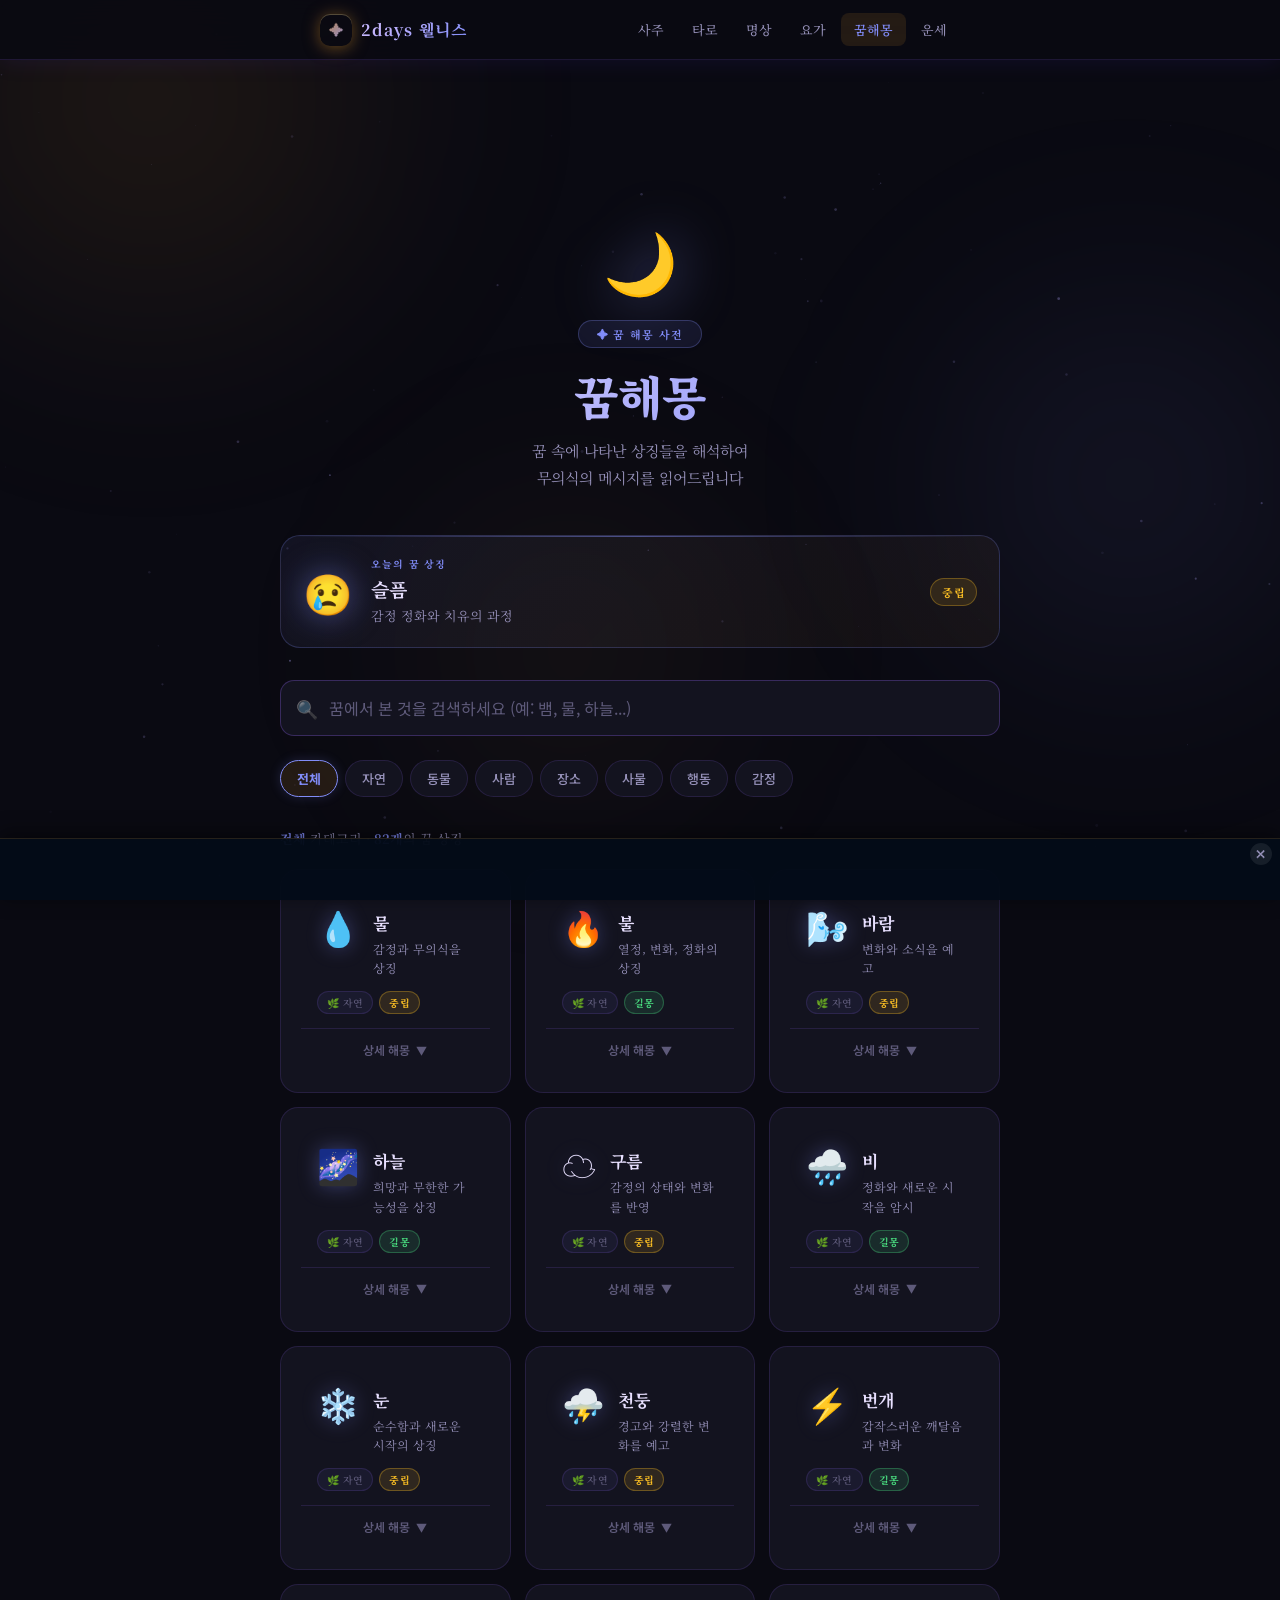
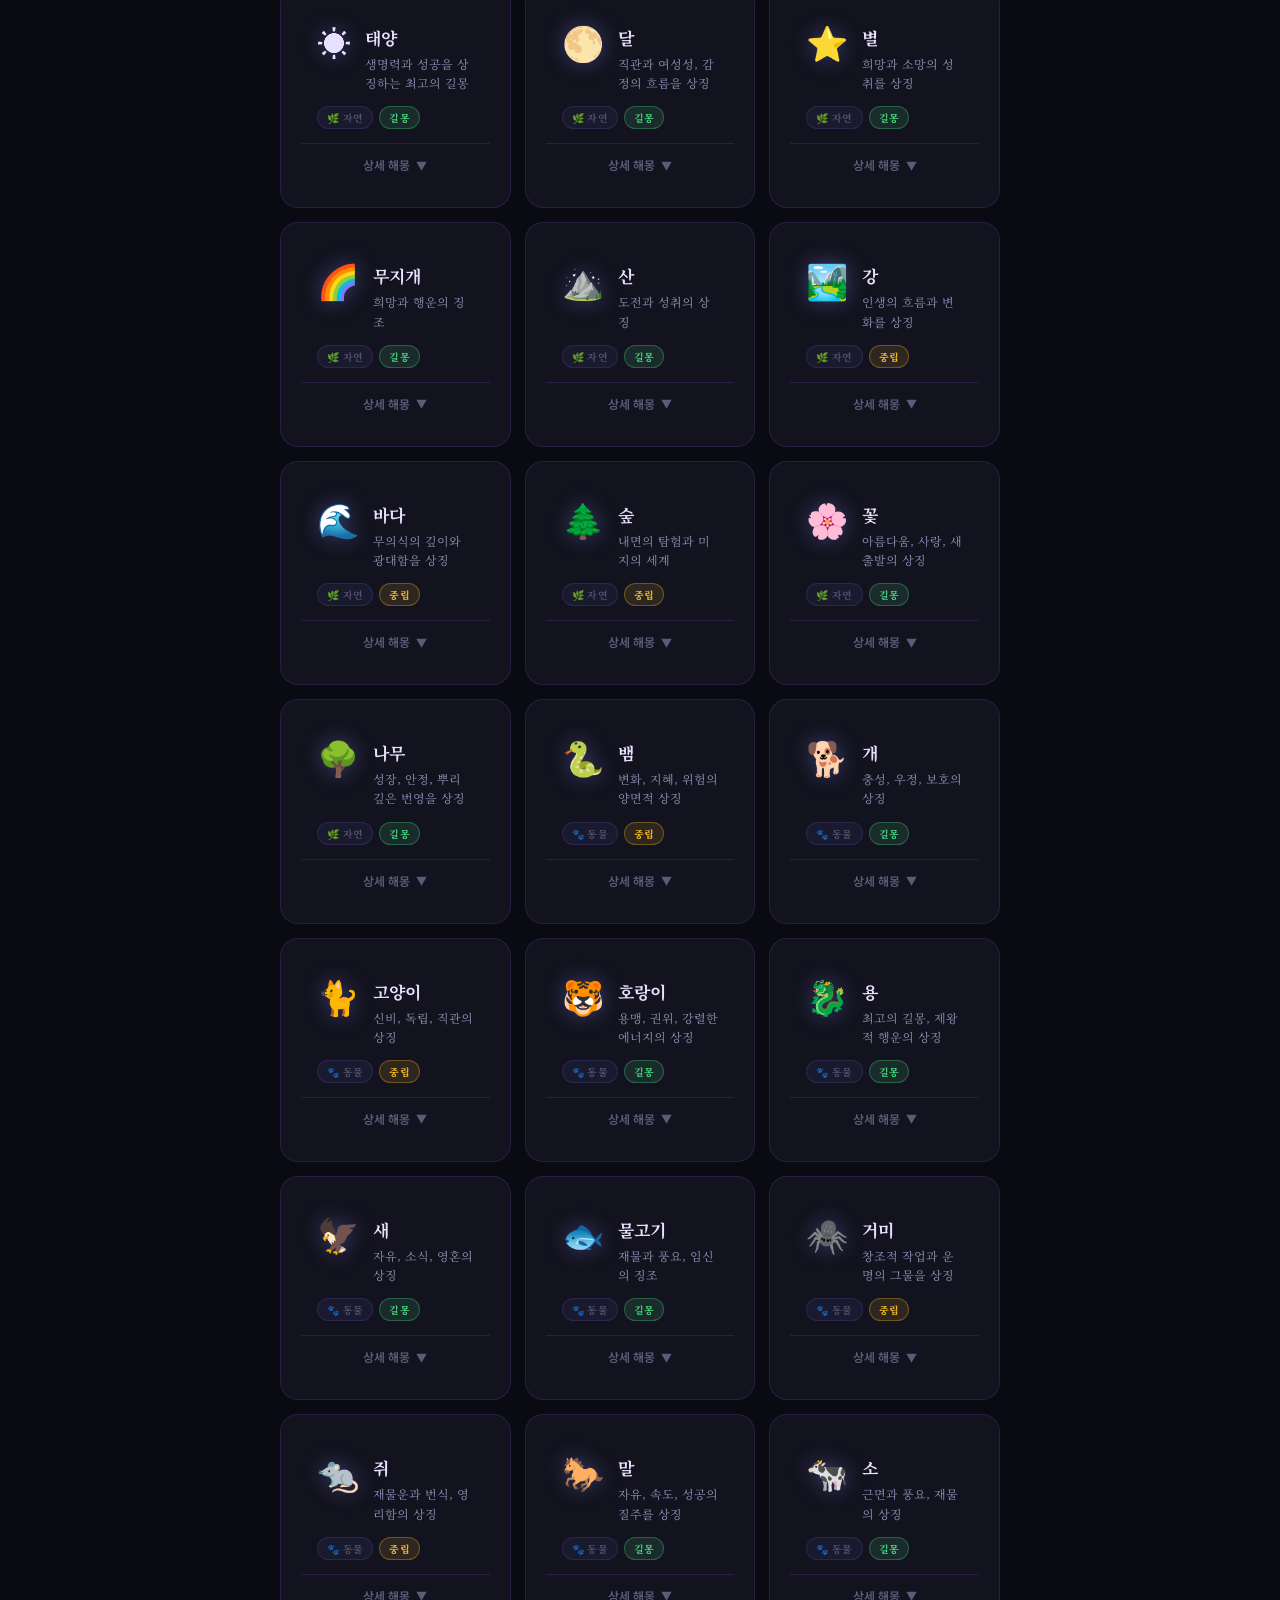
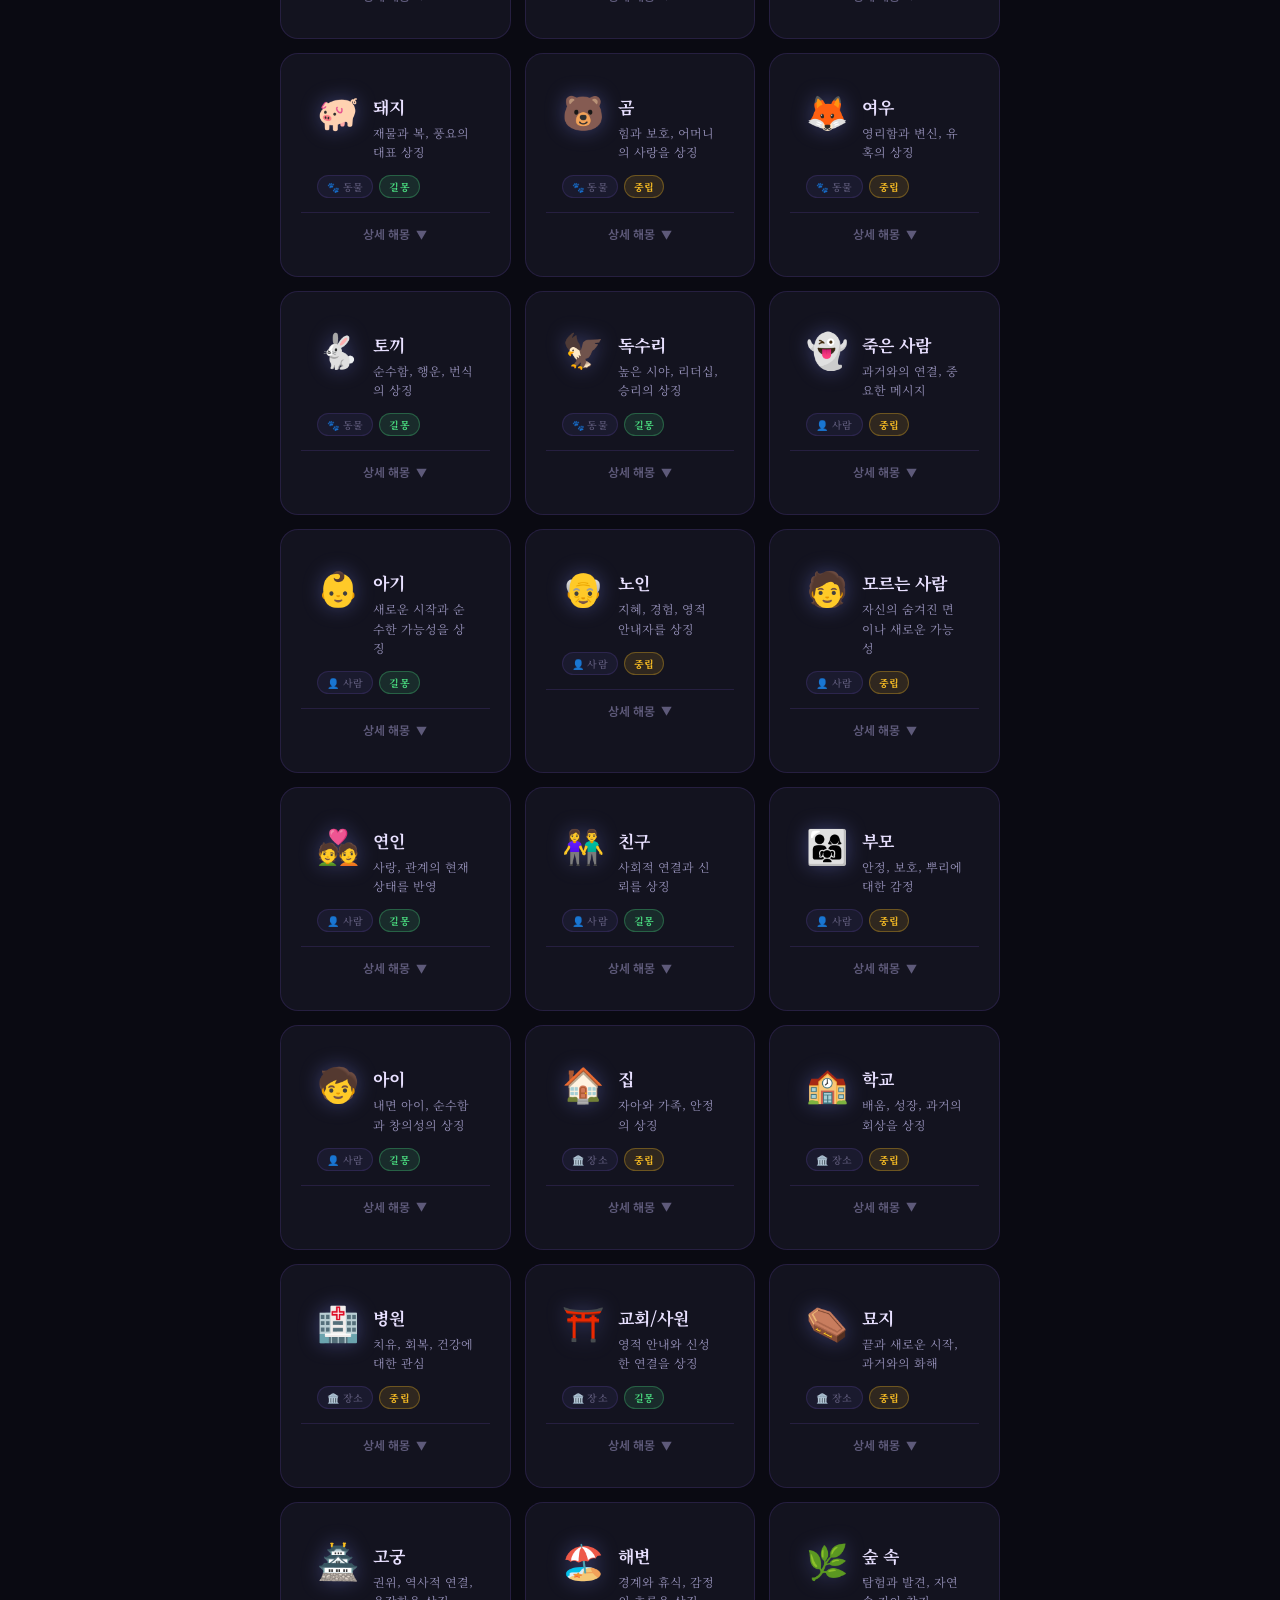
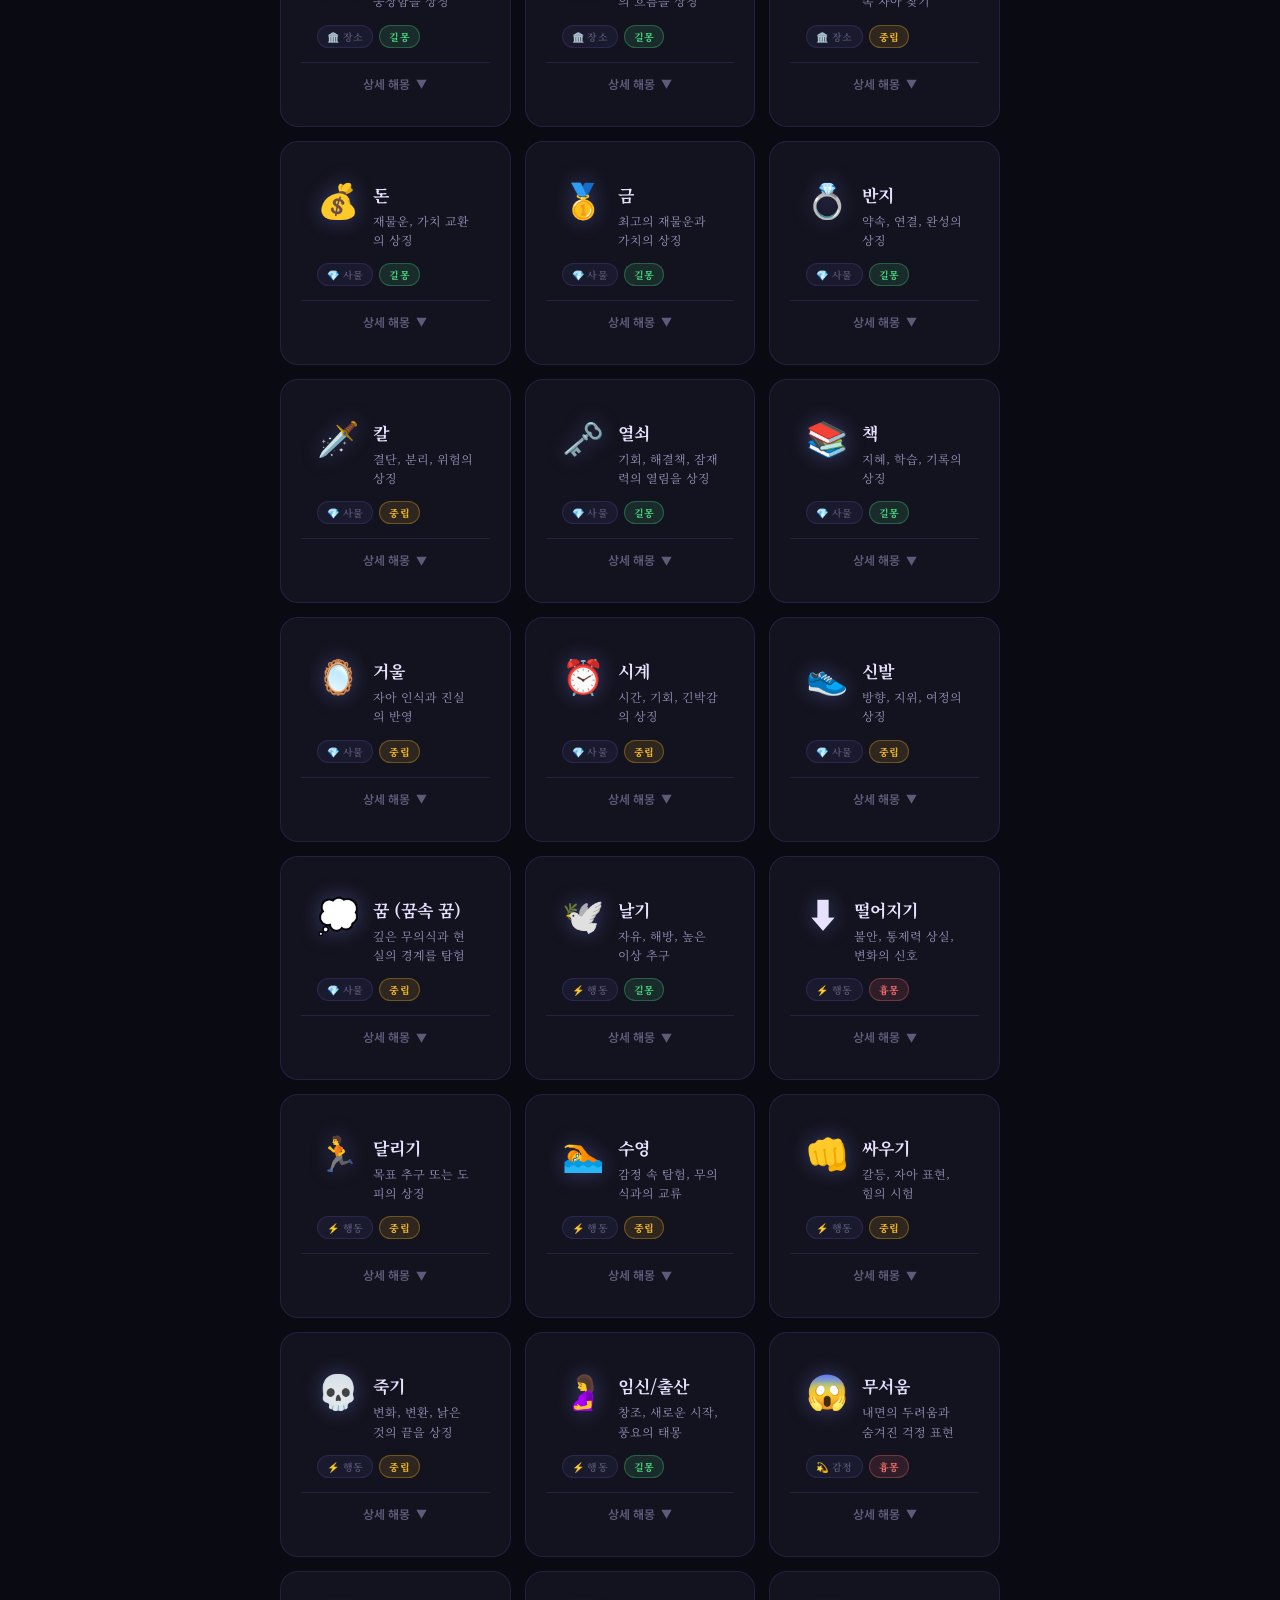
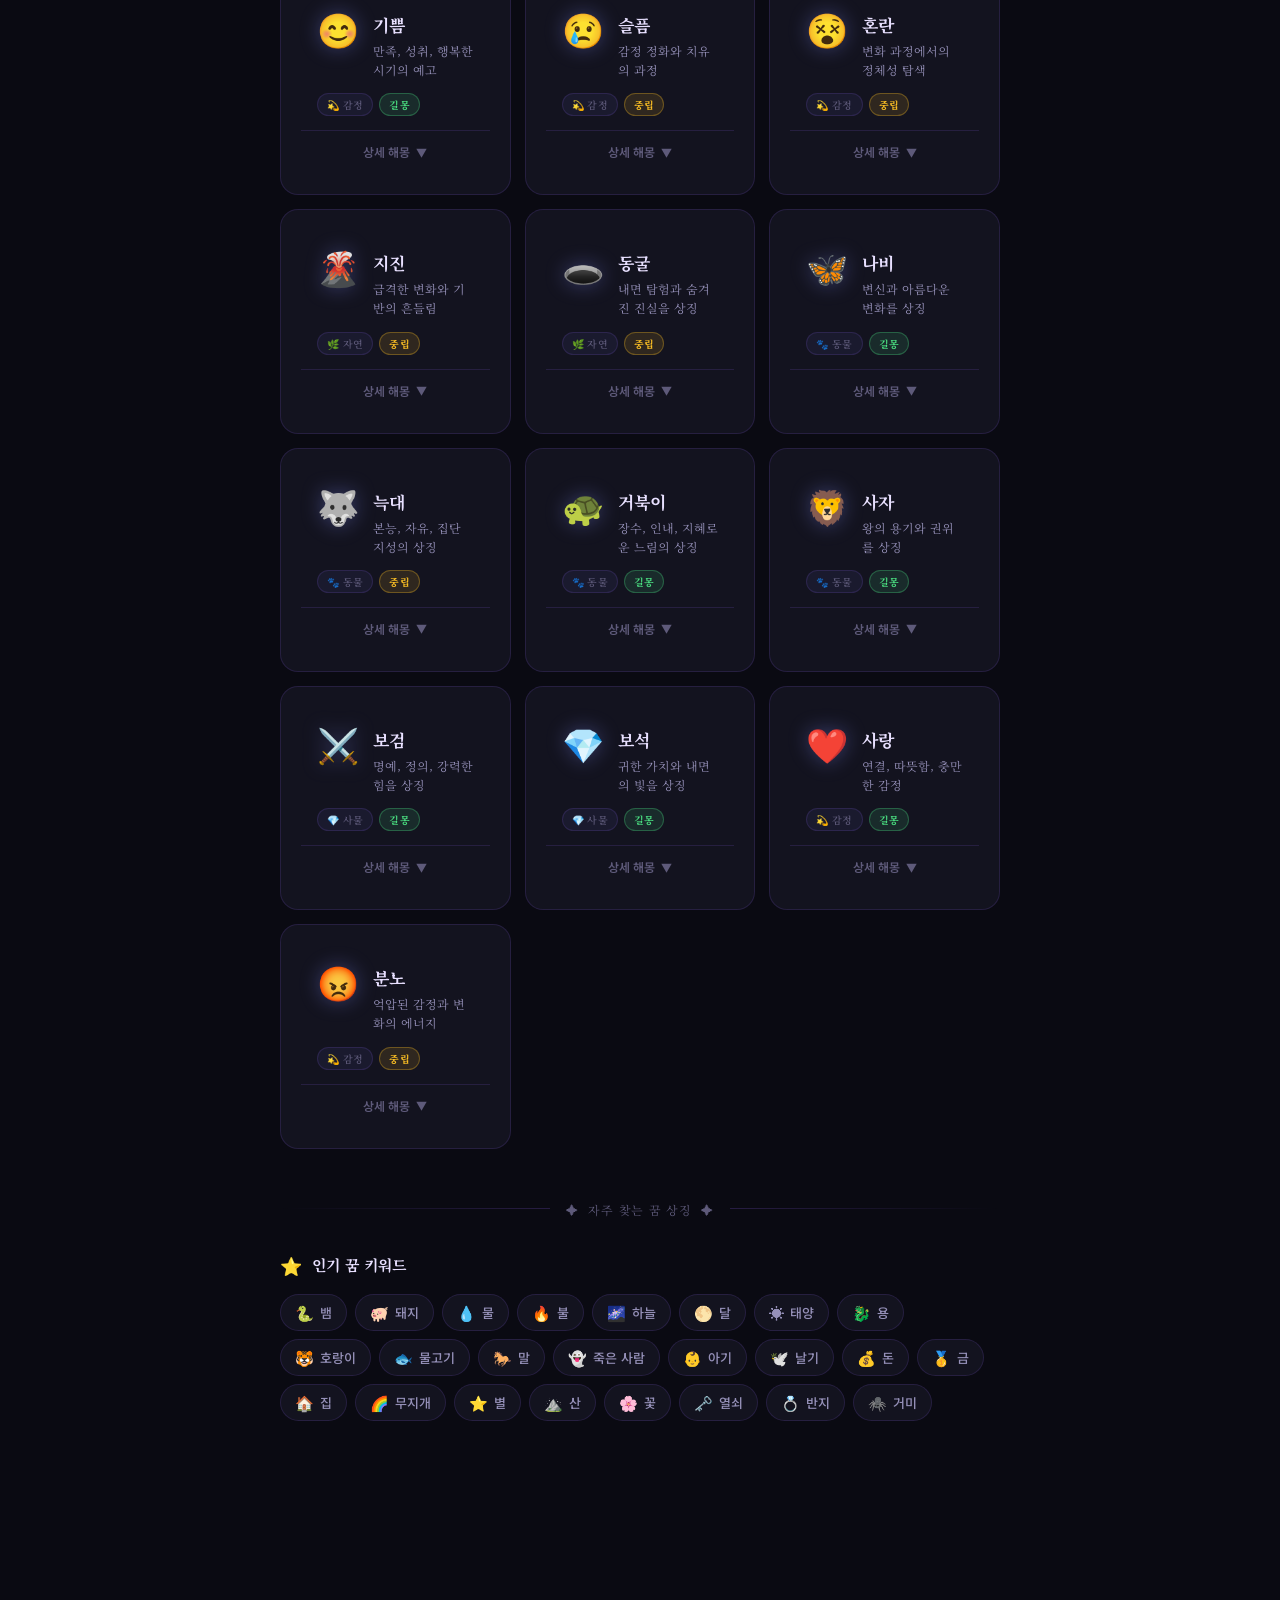
<file: dream.html>
<!DOCTYPE html>
<html lang="ko">
<head>
  <meta charset="UTF-8" />
  <meta name="viewport" content="width=device-width, initial-scale=1.0" />
  <meta name="description" content="꿈해몽 — 꿈 속 상징의 의미를 분석하여 무의식을 탐구합니다 | 2days 웰니스" />
  <meta name="theme-color" content="#0a0a12" />
  <title>꿈해몽 — 2days 웰니스</title>
  <link rel="preconnect" href="https://fonts.googleapis.com" />
  <link rel="preconnect" href="https://fonts.gstatic.com" crossorigin />
  <link href="https://fonts.googleapis.com/css2?family=Noto+Serif+KR:wght@300;400;600;700;900&family=Noto+Sans+KR:wght@300;400;500;700&family=Cinzel:wght@400;600;700&family=Noto+Serif+KR:wght@700;900&display=swap" rel="stylesheet" />
  <link rel="stylesheet" href="style.css" />
  <style>
    /* ══════════════════════════════════════
       DREAM PAGE — DARK MYSTICAL OVERRIDES
    ══════════════════════════════════════ */
    :root {
      --bg:          #0a0a12;
      --bg-card:     #13131f;
      --bg-card2:    #1a1a2e;
      --bg-hover:    #1e1e32;
      --border:      rgba(150,100,255,0.15);
      --border-hi:   rgba(150,100,255,0.28);
      --txt:         #e8e0ff;
      --txt-muted:   #9590b8;
      --txt-dim:     #5e5a7a;
      --accent:      #c8862a;
      --accent-dim:  rgba(200,134,42,0.14);
      --dream-accent:#818cf8;
      --dream-glow:  rgba(129,140,248,0.22);
      --good-c:      #4ade80;
      --bad-c:       #f87171;
      --neutral-c:   #fbbf24;
    }

    body {
      background: var(--bg);
      color: var(--txt);
    }

    /* Stars canvas (visible in dark mode) */
    #starsBg {
      display: block;
      position: fixed;
      inset: 0;
      z-index: 0;
      pointer-events: none;
      opacity: 0.55;
    }

    /* ── Header ── */
    .site-header {
      background: rgba(10,10,18,0.88);
      border-bottom-color: var(--border);
      box-shadow: 0 1px 24px rgba(100,60,255,0.1);
    }
    .logo-text {
      background: linear-gradient(135deg, #c4b5fd 20%, var(--dream-accent) 100%);
      -webkit-background-clip: text;
      -webkit-text-fill-color: transparent;
      background-clip: text;
    }
    .logo-sym {
      background: linear-gradient(135deg, var(--accent), var(--dream-accent));
      -webkit-background-clip: text;
      -webkit-text-fill-color: transparent;
      background-clip: text;
    }
    .page-nav {
      display: flex;
      gap: 2px;
      overflow-x: auto;
      -webkit-overflow-scrolling: touch;
      scrollbar-width: none;
    }
    .page-nav::-webkit-scrollbar { display: none; }
    .pn-link {
      padding: 7px 13px;
      font-size: 13px;
      font-weight: 500;
      color: var(--txt-muted);
      border-radius: 8px;
      white-space: nowrap;
      transition: background 0.2s, color 0.2s;
      text-decoration: none;
    }
    .pn-link:hover { background: var(--bg-card2); color: var(--txt); }
    .pn-link.active { background: var(--accent-dim); color: var(--dream-accent); font-weight: 600; }

    /* ── Orbs (dream palette) ── */
    .orb-1 { background: radial-gradient(circle, rgba(200,134,42,0.12) 0%, transparent 70%); }
    .orb-2 { background: radial-gradient(circle, rgba(129,140,248,0.09) 0%, transparent 70%); }
    .orb-3 { background: radial-gradient(circle, rgba(200,134,42,0.07) 0%, transparent 70%); }

    /* ══════════════════════════════════════
       LAYOUT
    ══════════════════════════════════════ */
    .dream-wrap {
      position: relative;
      z-index: 1;
      max-width: 760px;
      margin: 0 auto;
      padding: calc(var(--hdr) + 40px) 20px 120px;
    }

    /* ══════════════════════════════════════
       HERO
    ══════════════════════════════════════ */
    .dream-hero {
      text-align: center;
      padding-bottom: 44px;
    }
    .dream-moon {
      font-size: 60px;
      display: block;
      margin-bottom: 18px;
      filter: drop-shadow(0 0 28px rgba(129,140,248,0.55));
      animation: moonPulse 5s ease-in-out infinite;
    }
    @keyframes moonPulse {
      0%, 100% { filter: drop-shadow(0 0 28px rgba(129,140,248,0.55)); transform: scale(1); }
      50%       { filter: drop-shadow(0 0 44px rgba(129,140,248,0.85)); transform: scale(1.04); }
    }
    .dream-eyebrow {
      display: inline-flex;
      align-items: center;
      gap: 8px;
      padding: 5px 18px;
      border-radius: 999px;
      background: rgba(129,140,248,0.1);
      border: 1px solid rgba(129,140,248,0.28);
      font-size: 11px;
      font-weight: 700;
      color: var(--dream-accent);
      letter-spacing: 0.12em;
      text-transform: uppercase;
      margin-bottom: 20px;
    }
    .dream-title {
      font-family: 'Noto Serif KR', serif;
      font-size: clamp(30px, 7vw, 46px);
      font-weight: 900;
      line-height: 1.2;
      margin-bottom: 14px;
      background: linear-gradient(135deg, #e0d7ff 0%, var(--dream-accent) 50%, #e8a83e 100%);
      background-size: 200% 200%;
      -webkit-background-clip: text;
      -webkit-text-fill-color: transparent;
      background-clip: text;
      animation: titleShimmer 7s ease infinite;
    }
    @keyframes titleShimmer {
      0%   { background-position: 0% 50%; }
      50%  { background-position: 100% 50%; }
      100% { background-position: 0% 50%; }
    }
    .dream-subtitle {
      font-size: 15px;
      color: var(--txt-muted);
      line-height: 1.8;
      max-width: 420px;
      margin: 0 auto;
    }

    /* ══════════════════════════════════════
       DAILY DREAM CARD
    ══════════════════════════════════════ */
    .daily-dream-card {
      background: linear-gradient(135deg, rgba(129,140,248,0.08) 0%, rgba(200,134,42,0.06) 100%);
      border: 1px solid rgba(129,140,248,0.22);
      border-radius: 20px;
      padding: 20px 22px;
      margin-bottom: 32px;
      display: flex;
      align-items: center;
      gap: 18px;
      position: relative;
      overflow: hidden;
    }
    .daily-dream-card::before {
      content: '';
      position: absolute;
      top: 0; left: 0; right: 0;
      height: 1px;
      background: linear-gradient(90deg, transparent, rgba(129,140,248,0.5), transparent);
    }
    .daily-dream-emoji {
      font-size: 40px;
      flex-shrink: 0;
      filter: drop-shadow(0 0 16px rgba(129,140,248,0.5));
    }
    .daily-dream-body { flex: 1; min-width: 0; }
    .daily-dream-label {
      font-size: 10px;
      font-weight: 700;
      letter-spacing: 0.12em;
      text-transform: uppercase;
      color: var(--dream-accent);
      margin-bottom: 4px;
    }
    .daily-dream-name {
      font-family: 'Noto Serif KR', serif;
      font-size: 19px;
      font-weight: 700;
      color: var(--txt);
      margin-bottom: 4px;
    }
    .daily-dream-short {
      font-size: 13px;
      color: var(--txt-muted);
      line-height: 1.6;
    }
    .daily-dream-omen {
      flex-shrink: 0;
      font-size: 11px;
      font-weight: 700;
      padding: 5px 11px;
      border-radius: 999px;
      letter-spacing: 0.04em;
    }
    .omen-good    { background: rgba(74,222,128,0.12); border: 1px solid rgba(74,222,128,0.3); color: var(--good-c); }
    .omen-bad     { background: rgba(248,113,113,0.12); border: 1px solid rgba(248,113,113,0.3); color: var(--bad-c); }
    .omen-neutral { background: rgba(251,191,36,0.12); border: 1px solid rgba(251,191,36,0.3); color: var(--neutral-c); }

    /* ══════════════════════════════════════
       SEARCH BOX
    ══════════════════════════════════════ */
    .search-section { margin-bottom: 24px; }
    .search-box-wrap {
      position: relative;
    }
    .search-icon {
      position: absolute;
      left: 16px;
      top: 50%;
      transform: translateY(-50%);
      font-size: 18px;
      pointer-events: none;
      opacity: 0.5;
    }
    .dream-search-inp {
      width: 100%;
      background: var(--bg-card);
      border: 1px solid var(--border-hi);
      border-radius: 14px;
      padding: 15px 48px 15px 48px;
      color: var(--txt);
      font-size: 16px;
      font-family: 'Noto Sans KR', sans-serif;
      outline: none;
      transition: border-color 0.22s, box-shadow 0.22s;
    }
    .dream-search-inp::placeholder { color: var(--txt-dim); }
    .dream-search-inp:focus {
      border-color: var(--dream-accent);
      box-shadow: 0 0 0 3px rgba(129,140,248,0.15), 0 0 20px rgba(129,140,248,0.1);
    }
    .search-clear-btn {
      position: absolute;
      right: 14px;
      top: 50%;
      transform: translateY(-50%);
      width: 26px;
      height: 26px;
      border-radius: 50%;
      background: var(--bg-card2);
      border: 1px solid var(--border);
      color: var(--txt-muted);
      font-size: 13px;
      display: flex;
      align-items: center;
      justify-content: center;
      cursor: pointer;
      opacity: 0;
      transition: opacity 0.2s, background 0.2s;
      pointer-events: none;
    }
    .search-clear-btn.visible { opacity: 1; pointer-events: auto; }
    .search-clear-btn:hover { background: var(--bg-hover); color: var(--txt); }

    /* ══════════════════════════════════════
       CATEGORY FILTER
    ══════════════════════════════════════ */
    .cat-filter-row {
      display: flex;
      gap: 7px;
      flex-wrap: wrap;
      margin-bottom: 28px;
    }
    .cat-btn {
      padding: 8px 16px;
      border-radius: 999px;
      background: var(--bg-card);
      border: 1px solid var(--border);
      font-size: 13px;
      font-weight: 500;
      color: var(--txt-muted);
      cursor: pointer;
      font-family: 'Noto Sans KR', sans-serif;
      transition: all 0.2s;
      white-space: nowrap;
    }
    .cat-btn:hover {
      border-color: var(--border-hi);
      color: var(--txt);
      background: var(--bg-hover);
    }
    .cat-btn.active {
      background: var(--accent-dim);
      border-color: var(--dream-accent);
      color: var(--dream-accent);
      font-weight: 700;
      box-shadow: 0 0 12px rgba(129,140,248,0.18);
    }

    /* ══════════════════════════════════════
       RESULTS HEADER
    ══════════════════════════════════════ */
    .results-meta {
      display: flex;
      align-items: center;
      justify-content: space-between;
      margin-bottom: 16px;
      min-height: 28px;
    }
    .results-count {
      font-size: 13px;
      color: var(--txt-muted);
    }
    .results-count strong { color: var(--dream-accent); }
    .results-sort {
      font-size: 12px;
      color: var(--txt-dim);
    }

    /* ══════════════════════════════════════
       RESULTS GRID
    ══════════════════════════════════════ */
    .results-grid {
      display: grid;
      grid-template-columns: repeat(auto-fill, minmax(220px, 1fr));
      gap: 14px;
      margin-bottom: 48px;
    }
    .dream-card {
      background: var(--bg-card);
      border: 1px solid var(--border);
      border-radius: 18px;
      overflow: hidden;
      cursor: pointer;
      transition: border-color 0.22s, transform 0.22s, box-shadow 0.22s;
      position: relative;
    }
    .dream-card::before {
      content: '';
      position: absolute;
      inset: 0;
      border-radius: inherit;
      background: radial-gradient(ellipse at 50% 0%, rgba(129,140,248,0.08) 0%, transparent 55%);
      opacity: 0;
      transition: opacity 0.3s;
      pointer-events: none;
    }
    .dream-card:hover {
      border-color: rgba(129,140,248,0.38);
      transform: translateY(-3px);
      box-shadow: 0 12px 32px rgba(129,140,248,0.12), 0 0 0 1px rgba(129,140,248,0.1);
    }
    .dream-card:hover::before { opacity: 1; }
    .dream-card.expanded { border-color: rgba(200,134,42,0.45); }

    .dc-top {
      display: flex;
      align-items: flex-start;
      gap: 14px;
      padding: 18px 16px 14px;
    }
    .dc-emoji {
      font-size: 34px;
      line-height: 1;
      flex-shrink: 0;
      filter: drop-shadow(0 0 10px rgba(129,140,248,0.35));
    }
    .dc-info { flex: 1; min-width: 0; }
    .dc-name {
      font-family: 'Noto Serif KR', serif;
      font-size: 17px;
      font-weight: 700;
      color: var(--txt);
      margin-bottom: 4px;
    }
    .dc-short {
      font-size: 12px;
      color: var(--txt-muted);
      line-height: 1.6;
    }
    .dc-badges {
      display: flex;
      align-items: center;
      gap: 6px;
      padding: 0 16px 14px;
      flex-wrap: wrap;
    }
    .dc-cat-badge {
      font-size: 10px;
      font-weight: 600;
      padding: 3px 9px;
      border-radius: 999px;
      background: var(--bg-card2);
      border: 1px solid var(--border);
      color: var(--txt-dim);
      letter-spacing: 0.03em;
    }
    .dc-omen-badge {
      font-size: 10px;
      font-weight: 700;
      padding: 3px 9px;
      border-radius: 999px;
      letter-spacing: 0.03em;
    }
    .dc-expand-btn {
      width: 100%;
      padding: 12px 16px;
      border-top: 1px solid var(--border);
      font-size: 12px;
      font-weight: 600;
      color: var(--txt-dim);
      display: flex;
      align-items: center;
      justify-content: center;
      gap: 6px;
      transition: color 0.2s, background 0.2s;
      cursor: pointer;
      font-family: 'Noto Sans KR', sans-serif;
    }
    .dc-expand-btn:hover { color: var(--dream-accent); background: rgba(129,140,248,0.05); }
    .dc-expand-arrow {
      font-size: 11px;
      transition: transform 0.25s;
      display: inline-block;
    }
    .dream-card.expanded .dc-expand-arrow { transform: rotate(180deg); }

    /* Expanded body */
    .dc-body {
      display: none;
      padding: 16px;
      border-top: 1px solid var(--border);
      background: rgba(0,0,0,0.15);
      animation: fadeUp 0.25s ease both;
    }
    .dream-card.expanded .dc-body { display: block; }
    .dc-meaning {
      font-size: 13px;
      color: var(--txt-muted);
      line-height: 1.85;
      margin-bottom: 16px;
    }
    .dc-lucky-row {
      display: flex;
      gap: 8px;
      flex-wrap: wrap;
    }
    .dc-lucky-item {
      flex: 1;
      min-width: 70px;
      background: var(--bg-card2);
      border: 1px solid var(--border);
      border-radius: 10px;
      padding: 10px 8px;
      text-align: center;
    }
    .dc-lucky-label {
      font-size: 10px;
      color: var(--txt-dim);
      margin-bottom: 4px;
      letter-spacing: 0.04em;
    }
    .dc-lucky-val {
      font-size: 14px;
      font-weight: 700;
      color: var(--dream-accent);
    }
    .dc-tags {
      display: flex;
      gap: 5px;
      flex-wrap: wrap;
      margin-top: 14px;
    }
    .dc-tag {
      font-size: 11px;
      padding: 3px 9px;
      border-radius: 999px;
      background: rgba(129,140,248,0.07);
      border: 1px solid rgba(129,140,248,0.18);
      color: var(--txt-dim);
    }

    /* ══════════════════════════════════════
       EMPTY STATE
    ══════════════════════════════════════ */
    .empty-state {
      text-align: center;
      padding: 60px 20px;
      display: none;
    }
    .empty-state.show { display: block; }
    .empty-icon { font-size: 48px; margin-bottom: 16px; opacity: 0.4; }
    .empty-title {
      font-size: 16px;
      font-weight: 700;
      color: var(--txt);
      margin-bottom: 8px;
    }
    .empty-sub { font-size: 13px; color: var(--txt-muted); }

    /* ══════════════════════════════════════
       POPULAR KEYWORDS
    ══════════════════════════════════════ */
    .popular-section {
      margin-bottom: 48px;
    }
    .section-head {
      display: flex;
      align-items: center;
      gap: 10px;
      margin-bottom: 16px;
    }
    .section-icon { font-size: 18px; }
    .section-title {
      font-size: 15px;
      font-weight: 700;
      color: var(--txt);
    }
    .popular-chips {
      display: flex;
      flex-wrap: wrap;
      gap: 8px;
    }
    .pop-chip {
      display: inline-flex;
      align-items: center;
      gap: 6px;
      padding: 7px 14px;
      border-radius: 999px;
      background: var(--bg-card);
      border: 1px solid var(--border);
      font-size: 13px;
      font-weight: 500;
      color: var(--txt-muted);
      cursor: pointer;
      font-family: 'Noto Sans KR', sans-serif;
      transition: all 0.2s;
      text-decoration: none;
    }
    .pop-chip:hover {
      border-color: rgba(129,140,248,0.35);
      color: var(--txt);
      background: var(--bg-hover);
      transform: translateY(-1px);
      box-shadow: 0 4px 12px rgba(129,140,248,0.12);
    }
    .pop-chip-emoji { font-size: 15px; }

    /* ══════════════════════════════════════
       BOTTOM NAV
    ══════════════════════════════════════ */
    .bottom-nav {
      position: fixed;
      bottom: 0; left: 0; right: 0;
      z-index: 100;
      display: flex;
      align-items: center;
      justify-content: space-around;
      height: 64px;
      background: rgba(10,10,18,0.94);
      backdrop-filter: blur(20px);
      -webkit-backdrop-filter: blur(20px);
      border-top: 1px solid var(--border);
      padding: 0 4px;
      padding-bottom: env(safe-area-inset-bottom, 0);
    }
    .bn-item {
      display: flex;
      flex-direction: column;
      align-items: center;
      gap: 3px;
      flex: 1;
      padding: 6px 4px;
      text-decoration: none;
      color: var(--txt-dim);
      transition: color 0.2s;
      min-width: 0;
    }
    .bn-item:hover { color: var(--txt-muted); }
    .bn-item.active { color: var(--dream-accent); }
    .bn-icon {
      font-size: 20px;
      line-height: 1;
    }
    .bn-label {
      font-size: 10px;
      font-weight: 600;
      letter-spacing: 0.02em;
      white-space: nowrap;
      overflow: hidden;
      text-overflow: ellipsis;
      max-width: 100%;
    }
    .bn-item.active .bn-icon {
      filter: drop-shadow(0 0 8px rgba(129,140,248,0.7));
    }

    /* ══════════════════════════════════════
       SEPARATING DIVIDER
    ══════════════════════════════════════ */
    .mystic-divider {
      text-align: center;
      margin: 36px 0 32px;
      position: relative;
    }
    .mystic-divider::before {
      content: '';
      position: absolute;
      top: 50%;
      left: 0; right: 0;
      height: 1px;
      background: linear-gradient(90deg, transparent, var(--border-hi), transparent);
    }
    .mystic-divider-inner {
      display: inline-flex;
      align-items: center;
      gap: 10px;
      background: var(--bg);
      padding: 0 16px;
      position: relative;
      font-size: 12px;
      color: var(--txt-dim);
      letter-spacing: 0.06em;
    }

    /* ══════════════════════════════════════
       CATEGORY SECTION HEADERS
    ══════════════════════════════════════ */
    .category-header {
      display: flex;
      align-items: center;
      gap: 10px;
      margin-bottom: 14px;
      padding-bottom: 10px;
      border-bottom: 1px solid var(--border);
    }
    .category-header-icon { font-size: 18px; }
    .category-header-name {
      font-size: 14px;
      font-weight: 700;
      color: var(--txt);
    }
    .category-header-count {
      font-size: 11px;
      color: var(--txt-dim);
      margin-left: auto;
    }

    /* ══════════════════════════════════════
       ANIMATIONS
    ══════════════════════════════════════ */
    @keyframes fadeUp {
      from { opacity: 0; transform: translateY(12px); }
      to   { opacity: 1; transform: translateY(0); }
    }
    .results-grid { animation: fadeUp 0.35s ease both; }

    /* ══════════════════════════════════════
       RESPONSIVE
    ══════════════════════════════════════ */
    @media (max-width: 520px) {
      .results-grid { grid-template-columns: 1fr; }
      .dream-wrap { padding-left: 14px; padding-right: 14px; }
      .daily-dream-card { flex-direction: column; text-align: center; gap: 12px; }
      .daily-dream-omen { align-self: center; }
    }
    @media (min-width: 521px) and (max-width: 680px) {
      .results-grid { grid-template-columns: repeat(2, 1fr); }
    }
    @media (max-width: 360px) {
      .cat-btn { padding: 7px 11px; font-size: 12px; }
    }

    /* ══════════════════════════════════════
       TOAST
    ══════════════════════════════════════ */
    .toast {
      position: fixed;
      bottom: 80px;
      left: 50%;
      transform: translateX(-50%) translateY(20px);
      background: var(--bg-card);
      border: 1px solid rgba(129,140,248,0.3);
      color: var(--txt);
      padding: 11px 22px;
      border-radius: 999px;
      font-size: 14px;
      font-weight: 500;
      z-index: 999;
      opacity: 0;
      transition: transform 0.3s ease, opacity 0.3s;
      white-space: nowrap;
      pointer-events: none;
      box-shadow: 0 8px 24px rgba(0,0,0,0.4);
    }
    .toast.show {
      transform: translateX(-50%) translateY(0);
      opacity: 1;
    }
  </style>
  <!-- Google AdSense -->
  <script async src="https://pagead2.googlesyndication.com/pagead/js/adsbygoogle.js?client=ca-pub-8940400388075870" crossorigin="anonymous"></script>
</head>
<body>

  <!-- Pre-Result Ad Modal -->
  <div class="ad-modal-overlay" id="adResultModal">
    <div class="ad-modal-box">
      <div class="ad-modal-header">
        <div class="ad-modal-title">
          <div class="ad-modal-title-icon">✦</div>
          꿈 해석 중...
        </div>
        <div class="ad-modal-countdown-badge" id="adCountdown">5</div>
      </div>
      <div class="ad-modal-adunit">
        <span class="ad-modal-adlabel">광고</span>
        <ins class="adsbygoogle"
             style="display:block;width:100%"
             data-ad-client="ca-pub-8940400388075870"
             data-ad-slot="6232969180"
             data-ad-format="auto"
             data-full-width-responsive="true"></ins>
        <script>(adsbygoogle = window.adsbygoogle || []).push({});</script>
      </div>
      <div class="ad-modal-footer">
        <p class="ad-modal-status" id="adStatusText">AI가 사주를 분석하고 있습니다...</p>
        <div class="ad-modal-progress-track">
          <div class="ad-modal-progress-fill" id="adProgressBar"></div>
        </div>
        <button id="adSkipBtn" disabled>잠시만요... (5초)</button>
      </div>
    </div>
  </div>
  <canvas id="starsBg"></canvas>

  <!-- Ambient orbs -->
  <div class="orb orb-1"></div>
  <div class="orb orb-2"></div>
  <div class="orb orb-3"></div>

  <!-- Header -->
  <header class="site-header">
    <div class="header-inner">
      <a href="index.html" class="logo">
        <span class="logo-sym">✦</span>
        <span class="logo-text">2days 웰니스</span>
      </a>
      <nav class="page-nav">
        <a href="saju.html"       class="pn-link">사주</a>
        <a href="tarot.html"      class="pn-link">타로</a>
        <a href="meditation.html" class="pn-link">명상</a>
        <a href="yoga.html"       class="pn-link">요가</a>
        <a href="dream.html"      class="pn-link active">꿈해몽</a>
        <a href="fortune.html"    class="pn-link">운세</a>
      </nav>
    </div>
  </header>

  <main class="dream-wrap">

    <!-- Hero -->
    <section class="dream-hero">
      <span class="dream-moon">🌙</span>
      <div class="dream-eyebrow">✦ 꿈 해몽 사전</div>
      <h1 class="dream-title">꿈해몽</h1>
      <p class="dream-subtitle">
        꿈 속에 나타난 상징들을 해석하여<br/>
        무의식의 메시지를 읽어드립니다
      </p>
    </section>

    <!-- Today's Dream -->
    <div class="daily-dream-card" id="dailyDreamCard">
      <div class="daily-dream-emoji" id="dailyEmoji">🌙</div>
      <div class="daily-dream-body">
        <div class="daily-dream-label">오늘의 꿈 상징</div>
        <div class="daily-dream-name" id="dailyName">로딩 중...</div>
        <div class="daily-dream-short" id="dailyShort"></div>
      </div>
      <div class="daily-dream-omen" id="dailyOmen"></div>
    </div>

    <!-- Search -->
    <div class="search-section">
      <div class="search-box-wrap">
        <span class="search-icon">🔍</span>
        <input
          id="dreamSearchInp"
          class="dream-search-inp"
          type="text"
          placeholder="꿈에서 본 것을 검색하세요 (예: 뱀, 물, 하늘...)"
          autocomplete="off"
          autocorrect="off"
          spellcheck="false"
        />
        <button class="search-clear-btn" id="searchClearBtn" aria-label="검색어 지우기">✕</button>
      </div>
    </div>

    <!-- Category Filter -->
    <div class="cat-filter-row" id="catFilterRow">
      <button class="cat-btn active" data-cat="all">전체</button>
      <button class="cat-btn" data-cat="nature">자연</button>
      <button class="cat-btn" data-cat="animal">동물</button>
      <button class="cat-btn" data-cat="person">사람</button>
      <button class="cat-btn" data-cat="place">장소</button>
      <button class="cat-btn" data-cat="object">사물</button>
      <button class="cat-btn" data-cat="action">행동</button>
      <button class="cat-btn" data-cat="emotion">감정</button>
    </div>

    <!-- Results Meta -->
    <div class="results-meta" id="resultsMeta">
      <div class="results-count" id="resultsCount"></div>
    </div>

    <!-- Results Grid -->
    <div class="results-grid" id="resultsGrid"></div>

    <!-- Empty State -->
    <div class="empty-state" id="emptyState">
      <div class="empty-icon">🌑</div>
      <div class="empty-title">꿈 상징을 찾을 수 없습니다</div>
      <div class="empty-sub">다른 키워드로 검색하거나 카테고리를 변경해 보세요</div>
    </div>

    <!-- Divider -->
    <div class="mystic-divider">
      <span class="mystic-divider-inner">✦&nbsp;&nbsp;자주 찾는 꿈 상징&nbsp;&nbsp;✦</span>
    </div>

    <!-- Popular Keywords -->
    <section class="popular-section">
      <div class="section-head">
        <span class="section-icon">⭐</span>
        <span class="section-title">인기 꿈 키워드</span>
      </div>
      <div class="popular-chips" id="popularChips"></div>
    </section>

  </main>

  <!-- Bottom Nav -->
  <nav class="bottom-nav">
    <a href="index.html"      class="bn-item"><span class="bn-icon">🏠</span><span class="bn-label">홈</span></a>
    <a href="saju.html"       class="bn-item"><span class="bn-icon">☯</span><span class="bn-label">사주</span></a>
    <a href="tarot.html"      class="bn-item"><span class="bn-icon">🃏</span><span class="bn-label">타로</span></a>
    <a href="meditation.html" class="bn-item"><span class="bn-icon">🧘</span><span class="bn-label">명상</span></a>
    <a href="yoga.html"       class="bn-item"><span class="bn-icon">🌿</span><span class="bn-label">요가</span></a>
    <a href="dream.html"      class="bn-item active"><span class="bn-icon">🌙</span><span class="bn-label">꿈해몽</span></a>
    <a href="fortune.html"    class="bn-item"><span class="bn-icon">⭐</span><span class="bn-label">운세</span></a>
  </nav>

  <!-- Toast -->
  <div class="toast" id="toast"></div>

  <script src="stars.js"></script>

  <!-- Sticky Bottom Ad Banner -->
  <div class="ad-sticky-bar" id="adStickyBar">
    <button class="ad-sticky-close" onclick="document.getElementById('adStickyBar').style.display='none'" title="닫기">✕</button>
    <div class="ad-sticky-inner">
      <ins class="adsbygoogle"
           style="display:block"
           data-ad-client="ca-pub-8940400388075870"
           data-ad-slot="4966757696"
           data-ad-format="auto"
           data-full-width-responsive="true"></ins>
      <script>(adsbygoogle = window.adsbygoogle || []).push({});</script>
    </div>
  </div>
  <script src="dream.js"></script>
  <script src="ads.js"></script>
</body>
</html>
</file>
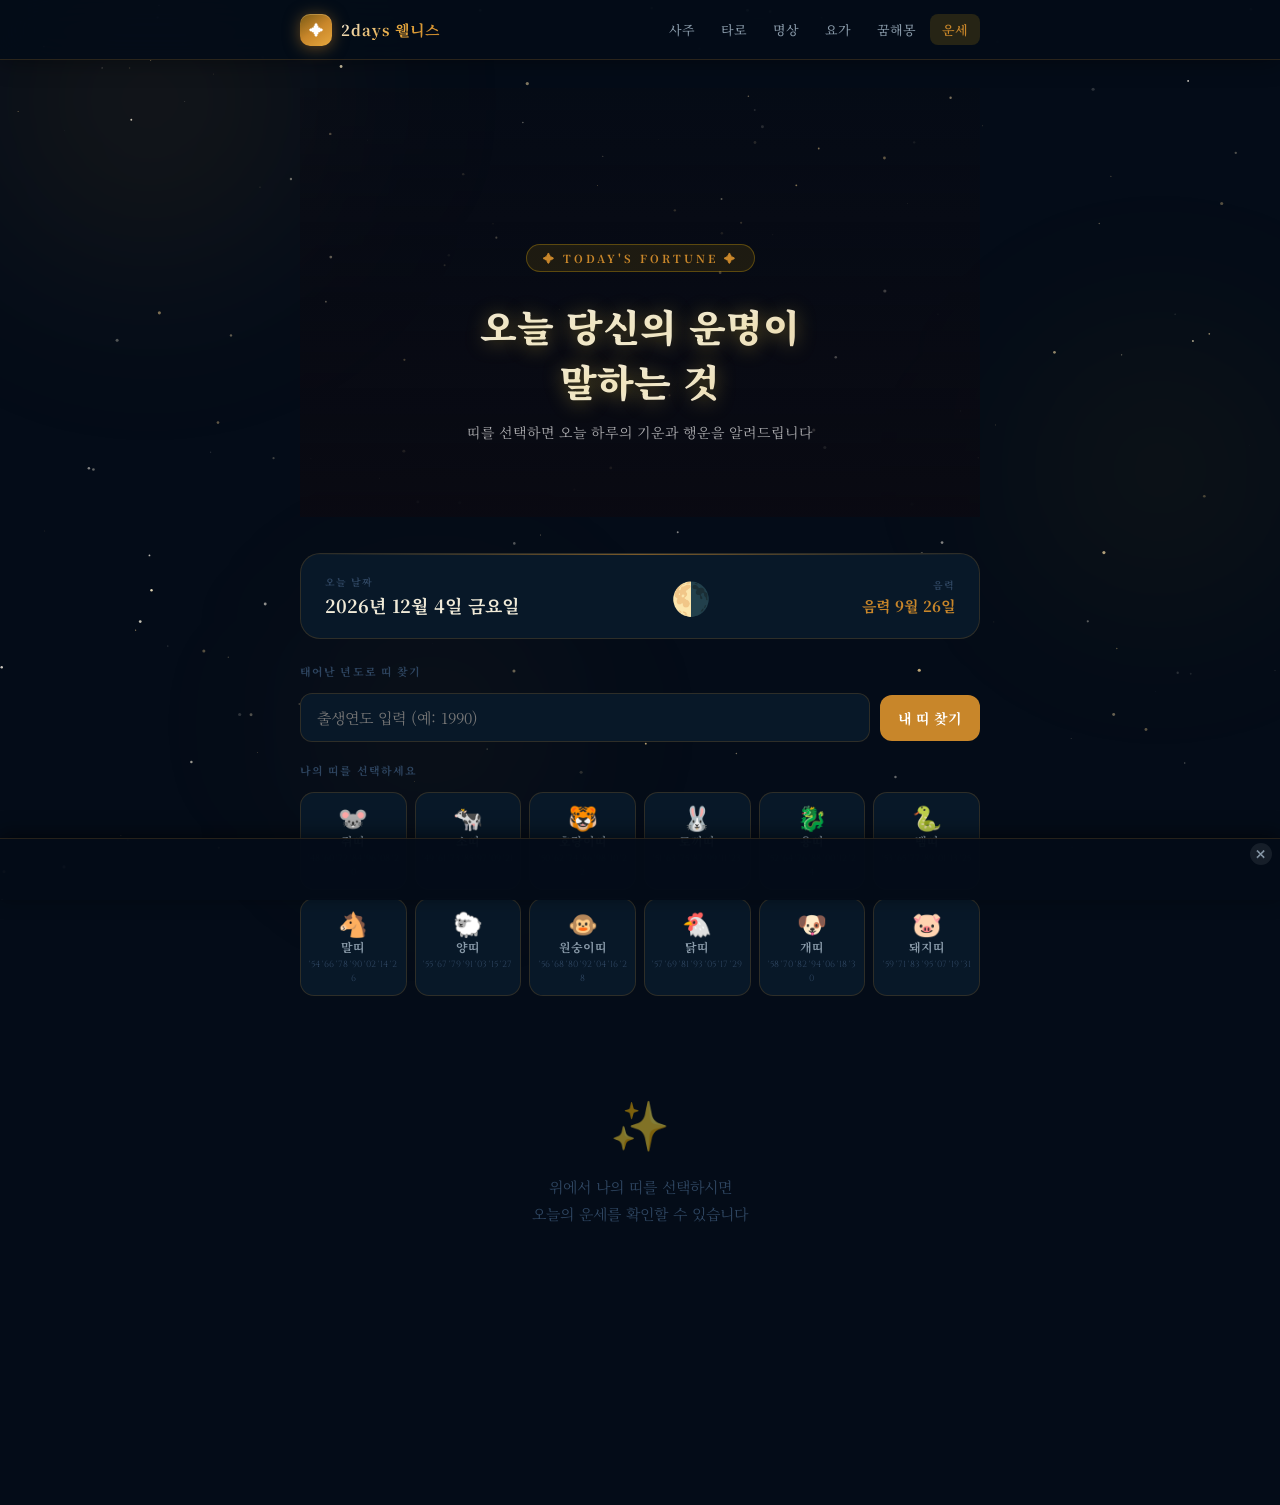
<file: fortune.html>
<!DOCTYPE html>
<html lang="ko">
<head>
  <meta charset="UTF-8" />
  <meta name="viewport" content="width=device-width, initial-scale=1.0" />
  <meta name="description" content="오늘의 운세 — 띠별 일일 운세와 행운 정보를 확인하세요" />
  <meta name="theme-color" content="#0a0a12" />
  <title>오늘의 운세 — 2days 웰니스</title>
  <link rel="preconnect" href="https://fonts.googleapis.com" />
  <link rel="preconnect" href="https://fonts.gstatic.com" crossorigin />
  <link href="https://fonts.googleapis.com/css2?family=Noto+Serif+KR:wght@300;400;600;700;900&family=Noto+Sans+KR:wght@300;400;500;700&family=Cinzel:wght@400;600;700&family=Cinzel:wght@500;700&display=swap" rel="stylesheet" />
  <link rel="stylesheet" href="style.css" />
  <style>
    /* Fortune page uses global premium tokens */
    :root { --fortune-accent: var(--gold); }

    html { scroll-behavior: smooth; }

    body {
      background: var(--bg);
      color: var(--txt);
      font-family: var(--font);
      min-height: 100vh;
      overflow-x: hidden;
      -webkit-font-smoothing: antialiased;
    }

    /* Stars canvas */
    #starsBg {
      display: block;
      position: fixed;
      inset: 0;
      z-index: 0;
      pointer-events: none;
    }

    /* Ambient orbs */
    .orb {
      position: fixed;
      border-radius: 50%;
      filter: blur(90px);
      pointer-events: none;
      z-index: 0;
      animation: orbFloat 14s ease-in-out infinite;
    }
    .orb-1 {
      width: 500px; height: 500px;
      background: radial-gradient(circle, rgba(200,134,42,0.12) 0%, transparent 70%);
      top: -150px; left: -100px;
      animation-delay: 0s;
    }
    .orb-2 {
      width: 400px; height: 400px;
      background: radial-gradient(circle, rgba(234,179,8,0.07) 0%, transparent 70%);
      top: 30%; right: -80px;
      animation-delay: -5s;
    }
    .orb-3 {
      width: 350px; height: 350px;
      background: radial-gradient(circle, rgba(200,134,42,0.08) 0%, transparent 70%);
      bottom: 0; left: 20%;
      animation-delay: -9s;
    }
    @keyframes orbFloat {
      0%, 100% { transform: translateY(0) scale(1); }
      50%       { transform: translateY(-28px) scale(1.05); }
    }

    /* Header */
    .site-header {
      position: fixed;
      top: 0; left: 0; right: 0;
      z-index: 100;
      height: var(--hdr);
      background: rgba(4,12,24,0.92);
      backdrop-filter: blur(24px);
      -webkit-backdrop-filter: blur(24px);
      border-bottom: 1px solid var(--border);
      box-shadow: 0 1px 24px rgba(0,0,0,0.4);
    }
    .header-inner {
      max-width: 720px;
      margin: 0 auto;
      padding: 0 20px;
      height: 100%;
      display: flex;
      align-items: center;
      gap: 20px;
    }
    .logo {
      display: flex;
      align-items: center;
      gap: 9px;
      text-decoration: none;
      flex-shrink: 0;
    }
    .logo-sym {
      width: 32px; height: 32px;
      border-radius: 10px;
      background: linear-gradient(145deg, #7a5a14 0%, #c8862a 50%, #e8a83e 100%);
      display: flex; align-items: center; justify-content: center;
      font-size: 15px; line-height: 1;
      color: #fff; flex-shrink: 0;
      box-shadow: 0 2px 16px rgba(200,134,42,0.5), 0 1px 0 rgba(255,220,150,0.3) inset;
      font-family: var(--serif);
    }
    .logo-text {
      font-family: var(--serif);
      font-size: 15px; font-weight: 700; letter-spacing: 0.06em;
      background: linear-gradient(135deg, #f0ead8 0%, #e8a83e 55%, #c8862a 100%);
      -webkit-background-clip: text;
      -webkit-text-fill-color: transparent;
      background-clip: text;
    }
    .page-nav {
      display: flex;
      gap: 2px;
      overflow-x: auto;
      scrollbar-width: none;
      -webkit-overflow-scrolling: touch;
      margin-left: auto;
    }
    .page-nav::-webkit-scrollbar { display: none; }
    .pn-link {
      padding: 6px 12px;
      font-size: 13px;
      font-weight: 500;
      color: var(--txt-muted);
      border-radius: 8px;
      white-space: nowrap;
      text-decoration: none;
      transition: background 0.2s, color 0.2s;
    }
    .pn-link:hover { background: var(--bg-card2); color: var(--txt); }
    .pn-link.active {
      background: rgba(234,179,8,0.15);
      color: var(--fortune-accent);
      font-weight: 600;
    }

    /* Main layout */
    .fortune-wrap {
      position: relative;
      z-index: 1;
      max-width: 720px;
      margin: 0 auto;
      padding: calc(56px + 32px) 20px 120px;
    }

    /* Page hero */
    .fortune-hero {
      text-align: center;
      margin-bottom: 36px;
    }
    .fortune-eyebrow {
      display: inline-flex;
      align-items: center;
      gap: 8px;
      padding: 5px 16px;
      border-radius: 999px;
      background: rgba(234,179,8,0.1);
      border: 1px solid rgba(234,179,8,0.3);
      font-size: 11px;
      font-weight: 700;
      color: var(--fortune-accent);
      letter-spacing: 0.12em;
      text-transform: uppercase;
      margin-bottom: 16px;
    }
    .fortune-title {
      font-family: 'Noto Serif KR', serif;
      font-size: clamp(26px, 6vw, 38px);
      font-weight: 900;
      margin-bottom: 10px;
      background: linear-gradient(135deg, var(--txt) 30%, var(--gold) 70%, var(--fortune-accent) 100%);
      background-size: 200% 200%;
      -webkit-background-clip: text;
      -webkit-text-fill-color: transparent;
      background-clip: text;
      animation: titleShimmer 6s ease-in-out infinite;
    }
    @keyframes titleShimmer {
      0%, 100% { background-position: 0% 50%; }
      50%       { background-position: 100% 50%; }
    }
    .fortune-subtitle {
      font-size: 14px;
      color: var(--txt-muted);
      line-height: 1.8;
    }

    /* Date card */
    .date-card {
      background: var(--bg-card);
      border: 1px solid var(--border);
      border-radius: 20px;
      padding: 20px 24px;
      display: flex;
      align-items: center;
      justify-content: space-between;
      gap: 16px;
      margin-bottom: 24px;
      position: relative;
      overflow: hidden;
    }
    .date-card::before {
      content: '';
      position: absolute;
      top: 0; left: 0; right: 0;
      height: 1px;
      background: linear-gradient(90deg, transparent, var(--fortune-accent), transparent);
      opacity: 0.6;
    }
    .date-solar {
      display: flex;
      flex-direction: column;
      gap: 3px;
    }
    .date-label {
      font-size: 10px;
      font-weight: 700;
      letter-spacing: 0.1em;
      text-transform: uppercase;
      color: var(--txt-dim);
    }
    .date-value {
      font-size: 18px;
      font-weight: 700;
      color: var(--txt);
    }
    .date-lunar {
      display: flex;
      flex-direction: column;
      align-items: flex-end;
      gap: 3px;
    }
    .date-lunar-label {
      font-size: 10px;
      font-weight: 700;
      letter-spacing: 0.1em;
      text-transform: uppercase;
      color: var(--txt-dim);
    }
    .date-lunar-value {
      font-size: 15px;
      font-weight: 700;
      color: var(--fortune-accent);
    }
    .date-day-symbol {
      font-size: 32px;
      line-height: 1;
    }

    /* Zodiac selector */
    .section-label {
      font-size: 11px;
      font-weight: 700;
      letter-spacing: 0.1em;
      text-transform: uppercase;
      color: var(--txt-dim);
      margin-bottom: 14px;
    }
    .zodiac-grid {
      display: grid;
      grid-template-columns: repeat(4, 1fr);
      gap: 8px;
      margin-bottom: 32px;
    }
    @media (min-width: 520px) {
      .zodiac-grid { grid-template-columns: repeat(6, 1fr); }
    }
    .zodiac-btn {
      display: flex;
      flex-direction: column;
      align-items: center;
      gap: 3px;
      padding: 12px 6px 10px;
      border-radius: 14px;
      background: var(--bg-card);
      border: 1px solid var(--border);
      cursor: pointer;
      transition: all 0.2s cubic-bezier(0.4,0,0.2,1);
      font-family: 'Noto Serif KR', serif;
    }
    .zodiac-btn:hover {
      border-color: var(--border-hi);
      background: var(--bg-card2);
      transform: translateY(-2px);
    }
    .zodiac-btn.active {
      background: rgba(234,179,8,0.12);
      border-color: var(--fortune-accent);
      box-shadow: 0 0 16px rgba(234,179,8,0.2), 0 4px 12px rgba(0,0,0,0.3);
      transform: translateY(-3px);
    }
    .zodiac-emoji {
      font-size: 24px;
      line-height: 1;
    }
    .zodiac-name {
      font-size: 12px;
      font-weight: 700;
      color: var(--txt-muted);
    }
    .zodiac-btn.active .zodiac-name {
      color: var(--fortune-accent);
    }
    .zodiac-years {
      font-size: 9px;
      color: var(--txt-dim);
      line-height: 1.5;
      text-align: center;
      word-break: break-all;
      font-family: 'Cinzel', 'Noto Serif KR', serif;
    }
    .zodiac-btn.active .zodiac-years {
      color: rgba(234,179,8,0.7);
    }

    /* Select prompt */
    .select-prompt {
      text-align: center;
      padding: 60px 20px;
      color: var(--txt-dim);
    }
    .select-prompt-icon {
      font-size: 48px;
      margin-bottom: 16px;
      display: block;
      opacity: 0.5;
    }
    .select-prompt-text {
      font-size: 15px;
      line-height: 1.8;
    }

    /* Fortune result */
    .fortune-result {
      display: none;
      animation: fadeUp 0.5s cubic-bezier(0.4,0,0.2,1) both;
    }
    .fortune-result.visible { display: block; }
    @keyframes fadeUp {
      from { opacity: 0; transform: translateY(20px); }
      to   { opacity: 1; transform: translateY(0); }
    }

    /* Overall score */
    .overall-card {
      background: var(--bg-card);
      border: 1px solid var(--border);
      border-radius: 20px;
      padding: 28px 24px;
      margin-bottom: 16px;
      position: relative;
      overflow: hidden;
    }
    .overall-card::before {
      content: '';
      position: absolute;
      top: 0; left: 0; right: 0;
      height: 2px;
      background: linear-gradient(90deg, transparent, var(--gold), var(--fortune-accent), transparent);
      opacity: 0.8;
    }
    .overall-top {
      display: flex;
      align-items: center;
      gap: 20px;
      margin-bottom: 20px;
    }
    .zodiac-display {
      display: flex;
      flex-direction: column;
      align-items: center;
      gap: 6px;
      flex-shrink: 0;
    }
    .zodiac-display-emoji {
      font-size: 52px;
      line-height: 1;
      filter: drop-shadow(0 0 12px rgba(234,179,8,0.4));
    }
    .zodiac-display-name {
      font-size: 14px;
      font-weight: 700;
      color: var(--fortune-accent);
    }
    .overall-info { flex: 1; }
    .overall-title {
      font-size: 13px;
      font-weight: 600;
      color: var(--txt-muted);
      letter-spacing: 0.06em;
      text-transform: uppercase;
      margin-bottom: 8px;
    }
    .overall-score-row {
      display: flex;
      align-items: center;
      gap: 14px;
      margin-bottom: 10px;
    }
    .star-rating {
      display: flex;
      gap: 3px;
      font-size: 22px;
    }
    .star { color: var(--txt-dim); transition: color 0.3s, transform 0.3s; }
    .star.lit { color: var(--gold); text-shadow: 0 0 8px rgba(244,208,63,0.6); }
    .overall-pct {
      font-size: 28px;
      font-weight: 800;
      color: var(--gold);
      letter-spacing: -0.02em;
    }
    .overall-label {
      font-size: 13px;
      color: var(--txt-muted);
      line-height: 1.7;
    }

    /* Category bars */
    .categories-card {
      background: var(--bg-card);
      border: 1px solid var(--border);
      border-radius: 20px;
      padding: 24px;
      margin-bottom: 16px;
    }
    .card-title {
      font-size: 14px;
      font-weight: 700;
      color: var(--txt);
      margin-bottom: 20px;
      display: flex;
      align-items: center;
      gap: 8px;
    }
    .card-title-icon { font-size: 18px; }
    .category-list {
      display: flex;
      flex-direction: column;
      gap: 16px;
    }
    .category-row {
      display: flex;
      flex-direction: column;
      gap: 6px;
    }
    .category-top {
      display: flex;
      align-items: center;
      justify-content: space-between;
    }
    .category-name {
      font-size: 13px;
      font-weight: 600;
      color: var(--txt);
      display: flex;
      align-items: center;
      gap: 6px;
    }
    .category-icon { font-size: 16px; }
    .category-pct {
      font-size: 14px;
      font-weight: 700;
      color: var(--fortune-accent);
    }
    .category-bar-track {
      height: 7px;
      background: rgba(255,255,255,0.06);
      border-radius: 999px;
      overflow: hidden;
    }
    .category-bar-fill {
      height: 100%;
      border-radius: 999px;
      width: 0;
      transition: width 1s cubic-bezier(0.4,0,0.2,1);
    }
    .bar-love    { background: linear-gradient(90deg, #e879f9, #c026d3); }
    .bar-money   { background: linear-gradient(90deg, #facc15, #eab308); }
    .bar-health  { background: linear-gradient(90deg, #4ade80, #16a34a); }
    .bar-career  { background: linear-gradient(90deg, #60a5fa, #2563eb); }
    .bar-study   { background: linear-gradient(90deg, #fb923c, #ea580c); }
    .category-text {
      font-size: 12px;
      color: var(--txt-muted);
      line-height: 1.6;
    }

    /* Lucky items */
    .lucky-card {
      background: var(--bg-card);
      border: 1px solid var(--border);
      border-radius: 20px;
      padding: 24px;
      margin-bottom: 16px;
    }
    .lucky-grid-fortune {
      display: grid;
      grid-template-columns: repeat(2, 1fr);
      gap: 10px;
    }
    @media (min-width: 480px) {
      .lucky-grid-fortune { grid-template-columns: repeat(4, 1fr); }
    }
    .lucky-item-fortune {
      background: var(--bg-card2);
      border: 1px solid var(--border);
      border-radius: 14px;
      padding: 16px 10px;
      text-align: center;
      transition: transform 0.2s, border-color 0.2s;
    }
    .lucky-item-fortune:hover {
      transform: translateY(-2px);
      border-color: var(--border-hi);
    }
    .lucky-item-icon { font-size: 24px; margin-bottom: 8px; }
    .lucky-item-label {
      font-size: 10px;
      font-weight: 600;
      letter-spacing: 0.06em;
      text-transform: uppercase;
      color: var(--txt-dim);
      margin-bottom: 6px;
    }
    .lucky-item-val {
      font-size: 14px;
      font-weight: 700;
      color: var(--gold);
    }
    .lucky-color-dot {
      width: 14px;
      height: 14px;
      border-radius: 50%;
      display: inline-block;
      margin-right: 5px;
      vertical-align: middle;
      box-shadow: 0 0 6px currentColor;
    }

    /* Daily message */
    .message-card {
      background: linear-gradient(135deg, rgba(200,134,42,0.1), rgba(234,179,8,0.07));
      border: 1px solid rgba(200,134,42,0.25);
      border-radius: 20px;
      padding: 28px 24px;
      margin-bottom: 16px;
      position: relative;
      overflow: hidden;
    }
    .message-card::after {
      content: '"';
      position: absolute;
      bottom: -20px;
      right: 20px;
      font-size: 120px;
      font-family: 'Noto Serif KR', serif;
      color: rgba(200,134,42,0.15);
      line-height: 1;
      pointer-events: none;
    }
    .message-quote {
      font-family: 'Noto Serif KR', serif;
      font-size: clamp(15px, 3.5vw, 18px);
      font-weight: 700;
      color: var(--txt);
      line-height: 1.8;
      margin-bottom: 16px;
      position: relative;
      z-index: 1;
    }
    .message-advice {
      font-size: 13px;
      color: var(--txt-muted);
      line-height: 1.9;
      position: relative;
      z-index: 1;
      padding: 14px 16px;
      background: rgba(255,255,255,0.03);
      border-radius: 12px;
      border-left: 3px solid var(--accent);
    }

    /* Weekly preview */
    .weekly-card {
      background: var(--bg-card);
      border: 1px solid var(--border);
      border-radius: 20px;
      padding: 24px;
      margin-bottom: 16px;
    }
    .weekly-grid {
      display: grid;
      grid-template-columns: repeat(7, 1fr);
      gap: 6px;
    }
    @media (max-width: 400px) {
      .weekly-grid { grid-template-columns: repeat(4, 1fr); }
    }
    .weekly-day {
      display: flex;
      flex-direction: column;
      align-items: center;
      gap: 5px;
      padding: 10px 4px;
      border-radius: 12px;
      background: var(--bg-card2);
      border: 1px solid var(--border);
      transition: all 0.2s;
    }
    .weekly-day.today {
      background: rgba(234,179,8,0.12);
      border-color: rgba(234,179,8,0.4);
    }
    .weekly-day-name {
      font-size: 10px;
      font-weight: 600;
      color: var(--txt-dim);
    }
    .weekly-day.today .weekly-day-name {
      color: var(--fortune-accent);
    }
    .weekly-date-num {
      font-size: 12px;
      font-weight: 700;
      color: var(--txt-muted);
    }
    .weekly-day.today .weekly-date-num {
      color: var(--gold);
    }
    .weekly-mini-stars {
      font-size: 9px;
      color: var(--gold);
      letter-spacing: -1px;
    }
    .weekly-mini-pct {
      font-size: 10px;
      font-weight: 700;
      color: var(--txt-dim);
    }
    .weekly-day.today .weekly-mini-pct {
      color: var(--fortune-accent);
    }

    /* Advice section */
    .advice-card {
      background: var(--bg-card);
      border: 1px solid var(--border);
      border-radius: 20px;
      padding: 24px;
      margin-bottom: 16px;
    }
    .advice-list {
      display: flex;
      flex-direction: column;
      gap: 10px;
    }
    .advice-item {
      display: flex;
      gap: 12px;
      align-items: flex-start;
      font-size: 13px;
      color: var(--txt-muted);
      line-height: 1.7;
      padding: 12px 14px;
      background: rgba(255,255,255,0.02);
      border-radius: 12px;
      border: 1px solid rgba(255,255,255,0.04);
    }
    .advice-item-icon {
      font-size: 18px;
      flex-shrink: 0;
      margin-top: 1px;
    }

    /* Bottom nav */
    .bottom-nav {
      position: fixed;
      bottom: 0; left: 0; right: 0;
      z-index: 90;
      background: rgba(10,10,18,0.95);
      backdrop-filter: blur(20px);
      -webkit-backdrop-filter: blur(20px);
      border-top: 1px solid var(--border);
      display: flex;
      align-items: stretch;
      padding-bottom: env(safe-area-inset-bottom, 0px);
    }
    .bn-item {
      flex: 1;
      display: flex;
      flex-direction: column;
      align-items: center;
      justify-content: center;
      gap: 3px;
      padding: 10px 4px;
      text-decoration: none;
      color: var(--txt-dim);
      transition: color 0.2s;
      min-width: 0;
    }
    .bn-item:hover { color: var(--txt-muted); }
    .bn-item.active { color: var(--fortune-accent); }
    .bn-icon { font-size: 20px; line-height: 1; }
    .bn-label {
      font-size: 10px;
      font-weight: 600;
      white-space: nowrap;
      overflow: hidden;
      text-overflow: ellipsis;
      max-width: 100%;
    }

    /* Toast */
    .toast {
      position: fixed;
      bottom: 80px;
      left: 50%;
      transform: translateX(-50%) translateY(40px);
      background: #1a1a2e;
      border: 1px solid rgba(200,134,42,0.4);
      color: var(--txt);
      padding: 10px 20px;
      border-radius: 999px;
      font-size: 13px;
      font-weight: 500;
      z-index: 999;
      opacity: 0;
      transition: transform 0.3s, opacity 0.3s;
      pointer-events: none;
      white-space: nowrap;
    }
    .toast.show {
      transform: translateX(-50%) translateY(0);
      opacity: 1;
    }

    /* ── 태어난 해별 운세 카드 ── */
    #allYearFortunes {
      display: flex;
      flex-direction: column;
      gap: 12px;
      margin-bottom: 24px;
    }
    #allYearFortunes.loaded { display: flex !important; }
    .year-fortune-card {
      background: var(--bg-card);
      border: 1px solid var(--border);
      border-radius: 16px;
      padding: 16px;
      animation: fadeUp 0.35s ease both;
    }
    .year-fortune-card:hover { border-color: var(--border-hi); }
    .yfc-header {
      display: flex; align-items: center; gap: 8px;
      margin-bottom: 12px; flex-wrap: wrap;
    }
    .yfc-year {
      font-family: 'Noto Serif KR', serif;
      font-size: 15px; font-weight: 400;
      color: var(--txt); flex: 1;
    }
    .yfc-grade {
      font-family: 'Noto Serif KR', serif;
      font-size: 13px; font-weight: 400; min-width: 28px;
    }
    .yfc-stars { font-size: 12px; letter-spacing: -1px; }
    .yfc-pct { font-size: 13px; font-weight: 700; min-width: 36px; text-align: right; }
    .yfc-bars { display: flex; flex-direction: column; gap: 6px; margin-bottom: 10px; }
    .yfc-bar-row { display: flex; align-items: center; gap: 8px; }
    .yfc-bar-label {
      font-size: 11px; color: var(--txt-muted);
      width: 26px; text-align: right; flex-shrink: 0;
      font-family: 'Noto Serif KR', serif;
    }
    .yfc-bar-track {
      flex: 1; height: 5px; border-radius: 3px;
      background: rgba(255,255,255,0.07);
    }
    .yfc-bar-fill {
      height: 100%; border-radius: 3px;
      transition: width 0.6s cubic-bezier(0.4,0,0.2,1);
    }
    .yfc-bar-num { font-size: 10px; color: var(--txt-dim); width: 24px; text-align: right; }
    .yfc-advice {
      font-size: 12px; color: var(--txt-muted); line-height: 1.6;
      margin-bottom: 8px;
      padding: 8px; background: rgba(200,134,42,0.06);
      border-radius: 8px; border-left: 2px solid var(--accent);
    }
    .yfc-lucky {
      font-size: 11px; color: var(--txt-dim);
      display: flex; gap: 4px; flex-wrap: wrap;
    }

    /* Responsive */
    @media (max-width: 480px) {
      .fortune-wrap { padding: calc(56px + 24px) 16px 100px; }
      .overall-card { padding: 20px 16px; }
      .categories-card, .lucky-card, .message-card, .weekly-card, .advice-card { padding: 18px 16px; }
      .date-card { padding: 16px; }
      .zodiac-btn { padding: 10px 2px 8px; }
      .zodiac-emoji { font-size: 22px; }
    }

    @media (prefers-reduced-motion: reduce) {
      *, *::before, *::after {
        animation-duration: 0.01ms !important;
        transition-duration: 0.01ms !important;
      }
    }
  </style>
  <!-- Google AdSense -->
  <script async src="https://pagead2.googlesyndication.com/pagead/js/adsbygoogle.js?client=ca-pub-8940400388075870" crossorigin="anonymous"></script>
</head>
<body>

  <!-- Pre-Result Ad Modal -->
  <div class="ad-modal-overlay" id="adResultModal">
    <div class="ad-modal-box">
      <div class="ad-modal-header">
        <div class="ad-modal-title">
          <div class="ad-modal-title-icon">✦</div>
          오늘의 운세 분석 중...
        </div>
        <div class="ad-modal-countdown-badge" id="adCountdown">5</div>
      </div>
      <div class="ad-modal-adunit">
        <span class="ad-modal-adlabel">광고</span>
        <ins class="adsbygoogle"
             style="display:block;width:100%"
             data-ad-client="ca-pub-8940400388075870"
             data-ad-slot="2995216079"
             data-ad-format="auto"
             data-full-width-responsive="true"></ins>
        <script>(adsbygoogle = window.adsbygoogle || []).push({});</script>
      </div>
      <div class="ad-modal-footer">
        <p class="ad-modal-status" id="adStatusText">AI가 사주를 분석하고 있습니다...</p>
        <div class="ad-modal-progress-track">
          <div class="ad-modal-progress-fill" id="adProgressBar"></div>
        </div>
        <button id="adSkipBtn" disabled>잠시만요... (5초)</button>
      </div>
    </div>
  </div>
  <canvas id="starsBg"></canvas>
  <div class="orb orb-1"></div>
  <div class="orb orb-2"></div>
  <div class="orb orb-3"></div>

  <header class="site-header">
    <div class="header-inner">
      <a href="index.html" class="logo">
        <span class="logo-sym">✦</span>
        <span class="logo-text">2days 웰니스</span>
      </a>
      <nav class="page-nav">
        <a href="saju.html" class="pn-link">사주</a>
        <a href="tarot.html" class="pn-link">타로</a>
        <a href="meditation.html" class="pn-link">명상</a>
        <a href="yoga.html" class="pn-link">요가</a>
        <a href="dream.html" class="pn-link">꿈해몽</a>
        <a href="fortune.html" class="pn-link active">운세</a>
      </nav>
    </div>
  </header>

  <main class="fortune-wrap">

    <!-- Hero with real image -->
    <section class="fortune-hero" style="position:relative;overflow:hidden">
      <div style="position:absolute;inset:0;background:url('https://images.unsplash.com/photo-1518241353330-0f7941c2d9b5?w=1200&q=80') center/cover no-repeat;filter:brightness(0.3) saturate(0.8);z-index:0"></div>
      <div style="position:absolute;inset:0;background:linear-gradient(to bottom,rgba(10,10,18,0.3),rgba(10,10,18,0.95));z-index:1"></div>
      <div style="position:relative;z-index:2;text-align:center;padding:40px 20px 32px">
        <div class="fortune-eyebrow" style="font-size:11px;letter-spacing:3px;color:var(--fortune-accent)">✦ TODAY'S FORTUNE ✦</div>
        <h1 class="fortune-title" style="font-size:clamp(24px,5vw,38px);font-weight:900;color:#fff;font-family:'Noto Serif KR',serif;margin:10px 0 12px;text-shadow:0 2px 20px rgba(244,208,63,0.4)">오늘 당신의 운명이<br/>말하는 것</h1>
        <p class="fortune-subtitle" style="font-size:14px;color:rgba(255,255,255,0.65)">띠를 선택하면 오늘 하루의 기운과 행운을 알려드립니다</p>
      </div>
    </section>

    <!-- Date display -->
    <div class="date-card" id="dateCard">
      <div class="date-solar">
        <span class="date-label">오늘 날짜</span>
        <span class="date-value" id="solarDate">불러오는 중...</span>
      </div>
      <div class="date-day-symbol" id="daySymbol">🌕</div>
      <div class="date-lunar">
        <span class="date-lunar-label">음력</span>
        <span class="date-lunar-value" id="lunarDate">불러오는 중...</span>
      </div>
    </div>

    <!-- Birth year input -->
    <div class="section-label">태어난 년도로 띠 찾기</div>
    <div style="display:flex;gap:10px;margin-bottom:20px;align-items:center">
      <input type="number" id="birthYearInput" placeholder="출생연도 입력 (예: 1990)"
        min="1924" max="2025"
        style="flex:1;background:var(--bg-card);border:1px solid var(--border);
               border-radius:12px;color:var(--txt);font-size:15px;padding:13px 16px;
               font-family:inherit;outline:none;-moz-appearance:textfield"
        oninput="this.style.borderColor='var(--border-hi)'" />
      <button id="birthYearBtn"
        style="background:linear-gradient(135deg,var(--accent),var(--fortune-accent));
               color:#fff;border:none;border-radius:12px;padding:13px 18px;
               font-size:14px;font-weight:700;font-family:inherit;cursor:pointer;
               white-space:nowrap;flex-shrink:0">
        내 띠 찾기
      </button>
    </div>
    <div id="birthYearResult" style="display:none;background:var(--bg-card);border:1px solid var(--border-hi);
         border-radius:14px;padding:14px 16px;margin-bottom:18px;text-align:center;
         animation:fadeUp 0.3s ease both">
      <span id="birthYearResultText" style="font-size:15px;font-weight:700;color:var(--fortune-accent)"></span>
    </div>

    <!-- Zodiac selector -->
    <div class="section-label">나의 띠를 선택하세요</div>
    <div class="zodiac-grid" id="zodiacGrid">
      <!-- Rendered by JS -->
    </div>

    <!-- Select prompt -->
    <div id="selectPrompt" class="select-prompt">
      <span class="select-prompt-icon">✨</span>
      <p class="select-prompt-text">위에서 나의 띠를 선택하시면<br/>오늘의 운세를 확인할 수 있습니다</p>
    </div>

    <!-- 태어난 해별 운세 (all years for selected zodiac) -->
    <div id="allYearFortunes" class="loaded" style="display:none"></div>

    <!-- Fortune result (hidden until zodiac selected) -->
    <div id="fortuneResult" class="fortune-result">

      <!-- Overall score card -->
      <div class="overall-card">
        <div class="overall-top">
          <div class="zodiac-display">
            <span class="zodiac-display-emoji" id="resultEmoji"></span>
            <span class="zodiac-display-name" id="resultName"></span>
          </div>
          <div class="overall-info">
            <div class="overall-title">종합 운세</div>
            <div class="overall-score-row">
              <div class="star-rating" id="starRating">
                <span class="star">★</span>
                <span class="star">★</span>
                <span class="star">★</span>
                <span class="star">★</span>
                <span class="star">★</span>
              </div>
              <span class="overall-pct" id="overallPct">--%</span>
            </div>
            <p class="overall-label" id="overallLabel">운세를 불러오는 중입니다...</p>
          </div>
        </div>
      </div>

      <!-- Category scores -->
      <div class="categories-card">
        <div class="card-title">
          <span class="card-title-icon">📊</span>
          세부 운세
        </div>
        <div class="category-list" id="categoryList">
          <!-- Rendered by JS -->
        </div>
      </div>

      <!-- Lucky items -->
      <div class="lucky-card">
        <div class="card-title">
          <span class="card-title-icon">🍀</span>
          오늘의 행운
        </div>
        <div class="lucky-grid-fortune" id="luckyGrid">
          <!-- Rendered by JS -->
        </div>
      </div>

      <!-- Daily message -->
      <div class="message-card">
        <div class="card-title" style="color:var(--txt);margin-bottom:16px;">
          <span class="card-title-icon">✨</span>
          오늘의 메시지
        </div>
        <p class="message-quote" id="messageQuote"></p>
        <p class="message-advice" id="messageAdvice"></p>
      </div>

      <!-- Advice list -->
      <div class="advice-card">
        <div class="card-title">
          <span class="card-title-icon">💫</span>
          오늘의 조언
        </div>
        <div class="advice-list" id="adviceList">
          <!-- Rendered by JS -->
        </div>
      </div>

      <!-- Weekly preview -->
      <div class="weekly-card">
        <div class="card-title">
          <span class="card-title-icon">📅</span>
          이번 주 운세 미리보기
        </div>
        <div class="weekly-grid" id="weeklyGrid">
          <!-- Rendered by JS -->
        </div>
      </div>

      <!-- Monthly forecast (enhanced) -->
      <div class="weekly-card" style="border-color:rgba(244,208,63,0.2)">
        <div class="card-title" style="color:var(--gold)">
          <span class="card-title-icon">📆</span>
          이번 달 운세 흐름
        </div>
        <div id="monthlyForecast" style="margin-top:12px"></div>
      </div>

      <!-- Compatibility -->
      <div class="weekly-card" style="border-color:rgba(239,68,68,0.2)">
        <div class="card-title" style="color:#f87171">
          <span class="card-title-icon">💞</span>
          오늘의 띠별 궁합
        </div>
        <div id="compatGrid" style="margin-top:12px;display:grid;grid-template-columns:1fr 1fr;gap:10px"></div>
      </div>

      <!-- Enhanced lucky section -->
      <div class="weekly-card" style="border-color:rgba(52,211,153,0.2)">
        <div class="card-title" style="color:#34d399">
          <span class="card-title-icon">🌿</span>
          오늘의 행운 아이템
        </div>
        <div id="luckyItemsFull" style="margin-top:12px;display:grid;grid-template-columns:repeat(3,1fr);gap:10px"></div>
      </div>

    </div><!-- /fortuneResult -->

  </main>

  <nav class="bottom-nav">
    <a href="index.html" class="bn-item"><span class="bn-icon">🏠</span><span class="bn-label">홈</span></a>
    <a href="saju.html" class="bn-item"><span class="bn-icon">☯</span><span class="bn-label">사주</span></a>
    <a href="tarot.html" class="bn-item"><span class="bn-icon">🃏</span><span class="bn-label">타로</span></a>
    <a href="meditation.html" class="bn-item"><span class="bn-icon">🧘</span><span class="bn-label">명상</span></a>
    <a href="yoga.html" class="bn-item"><span class="bn-icon">🌿</span><span class="bn-label">요가</span></a>
    <a href="dream.html" class="bn-item"><span class="bn-icon">🌙</span><span class="bn-label">꿈해몽</span></a>
    <a href="fortune.html" class="bn-item active"><span class="bn-icon">⭐</span><span class="bn-label">운세</span></a>
  </nav>

  <div class="toast" id="toast"></div>


  <!-- Sticky Bottom Ad Banner -->
  <div class="ad-sticky-bar" id="adStickyBar">
    <button class="ad-sticky-close" onclick="document.getElementById('adStickyBar').style.display='none'" title="닫기">✕</button>
    <div class="ad-sticky-inner">
      <ins class="adsbygoogle"
           style="display:block"
           data-ad-client="ca-pub-8940400388075870"
           data-ad-slot="4966757696"
           data-ad-format="auto"
           data-full-width-responsive="true"></ins>
      <script>(adsbygoogle = window.adsbygoogle || []).push({});</script>
    </div>
  </div>
  <script src="stars.js"></script>
  <script src="fortune.js"></script>
  <script src="ads.js"></script>
</body>
</html>
</file>
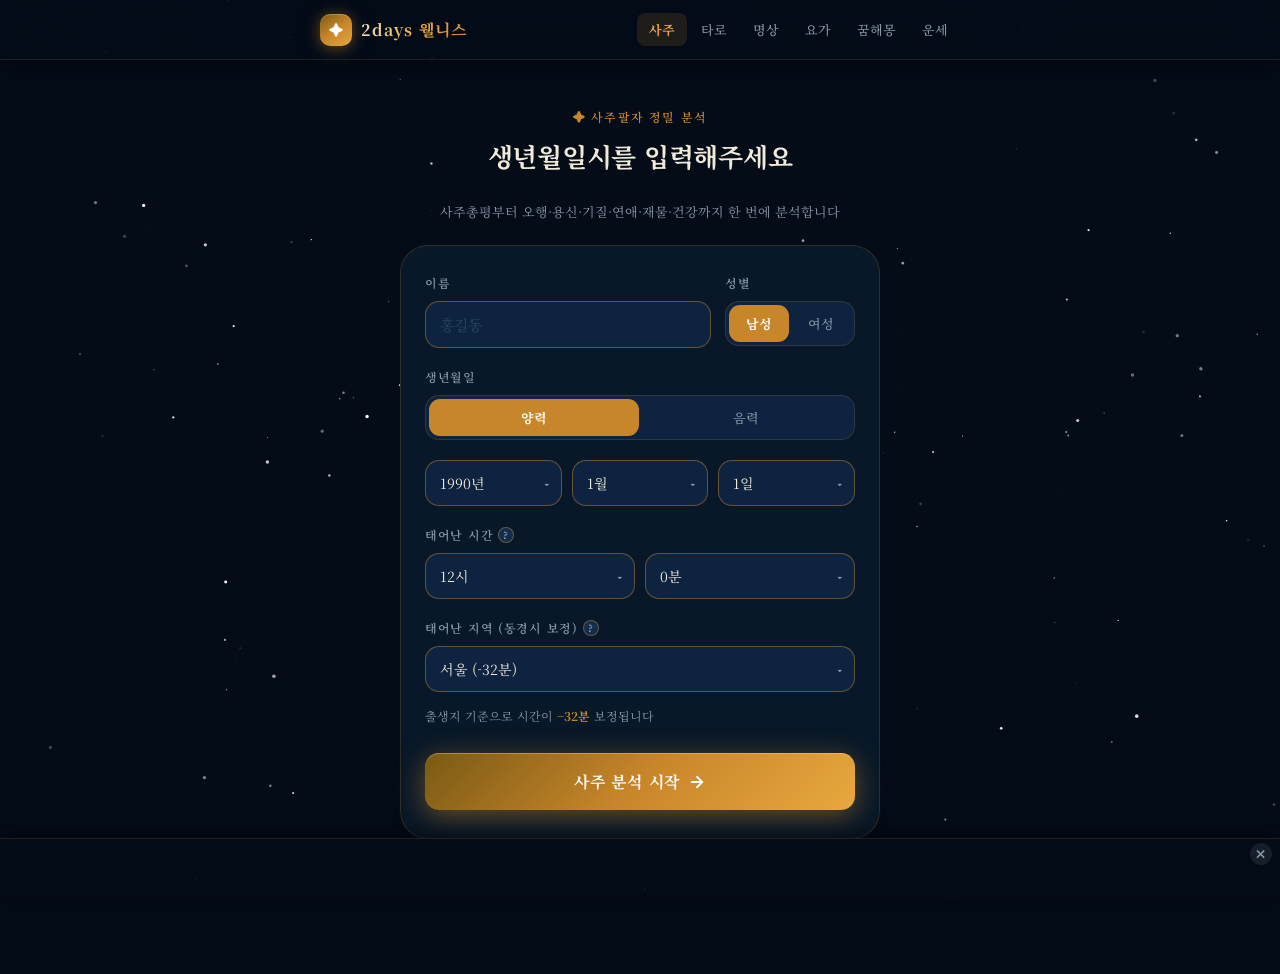
<file: saju.html>
<!DOCTYPE html>
<html lang="ko">
<head>
  <meta charset="UTF-8" />
  <meta name="viewport" content="width=device-width, initial-scale=1.0" />
  <meta name="description" content="정확한 사주팔자 계산으로 나만의 맞춤 운세를 확인하세요. 년주·월주·일주·시주 분석, 오행 분포, 용신 분석." />
  <meta name="theme-color" content="#07070f" />
  <title>사주팔자 — 2days 웰니스</title>
  <link rel="preconnect" href="https://fonts.googleapis.com" />
  <link rel="preconnect" href="https://fonts.gstatic.com" crossorigin />
  <link href="https://fonts.googleapis.com/css2?family=Noto+Serif+KR:wght@300;400;600;700;900&family=Noto+Sans+KR:wght@300;400;500;700&family=Cinzel:wght@400;600;700&family=Noto+Serif+KR:wght@700;900&display=swap" rel="stylesheet" />
  <link rel="stylesheet" href="style.css" />
  <style>
    /* ── Saju Single-Page Layout ── */
    .saju-scroll-page { display: none; padding-bottom: 80px; }
    .saju-scroll-page.active { display: block; }

    /* Sticky TOC */
    .saju-sticky-toc {
      position: sticky; top: 56px; z-index: 100;
      background: rgba(7,7,15,0.92); backdrop-filter: blur(12px);
      border-bottom: 1px solid rgba(52,211,153,0.15);
      padding: 0 16px;
      overflow-x: auto; scrollbar-width: none;
    }
    .saju-sticky-toc::-webkit-scrollbar { display: none; }
    .saju-toc-inner {
      display: flex; gap: 0; min-width: max-content;
      max-width: 860px; margin: 0 auto;
    }
    .saju-toc-btn {
      background: none; border: none; cursor: pointer;
      color: var(--txt-muted); font-size: 13px; font-weight: 500;
      padding: 14px 16px; border-bottom: 2px solid transparent;
      transition: all .2s; white-space: nowrap; font-family: 'Noto Sans KR', sans-serif;
    }
    .saju-toc-btn:hover { color: #34d399; }
    .saju-toc-btn.active { color: #34d399; border-bottom-color: #34d399; }

    /* Section dividers */
    .saju-section {
      max-width: 860px; margin: 0 auto;
      padding: 40px 16px 0;
      scroll-margin-top: 110px;
    }
    .saju-section-header {
      display: flex; align-items: center; gap: 12px;
      margin-bottom: 24px; padding-bottom: 16px;
      border-bottom: 1px solid rgba(52,211,153,0.15);
    }
    .saju-section-icon {
      width: 40px; height: 40px; border-radius: 10px;
      background: rgba(52,211,153,0.1); color: #34d399;
      display: flex; align-items: center; justify-content: center;
      font-size: 18px; flex-shrink: 0;
    }
    .saju-section-title { font-size: 20px; font-weight: 700; color: var(--txt); }
    .saju-section-desc { font-size: 13px; color: var(--txt-muted); margin-top: 3px; }

    /* Premium badge for deeper sections */
    .premium-section { position: relative; }
    .premium-section::before {
      content: '✦ PREMIUM';
      position: absolute; top: 44px; right: 16px;
      font-size: 10px; font-weight: 700; letter-spacing: 1px;
      color: #f4d03f; background: rgba(244,208,63,0.1);
      border: 1px solid rgba(244,208,63,0.3); border-radius: 4px;
      padding: 2px 8px;
    }

    /* Ohaeng expanded cards */
    .ohaeng-detail-grid {
      display: grid; grid-template-columns: repeat(5, 1fr);
      gap: 10px; margin-top: 20px;
    }
    @media (max-width: 600px) { .ohaeng-detail-grid { grid-template-columns: repeat(3, 1fr); } }
    .oh-detail-card {
      background: var(--bg-card); border: 1px solid var(--border);
      border-radius: 12px; padding: 14px 10px; text-align: center;
    }
    .oh-detail-elem { font-size: 22px; font-weight: 800; margin-bottom: 6px; }
    .oh-detail-name { font-size: 11px; color: var(--txt-muted); margin-bottom: 8px; }
    .oh-detail-list { font-size: 11px; line-height: 1.8; color: var(--txt-muted); text-align: left; }

    /* Relationships table */
    .rel-grid {
      display: grid; grid-template-columns: 1fr 1fr;
      gap: 12px; margin-top: 16px;
    }
    @media (max-width: 500px) { .rel-grid { grid-template-columns: 1fr; } }
    .rel-card {
      background: var(--bg-card); border: 1px solid var(--border);
      border-radius: 12px; padding: 16px;
    }
    .rel-card-title {
      font-size: 13px; font-weight: 700; color: #34d399;
      margin-bottom: 10px; display: flex; align-items: center; gap: 6px;
    }
    .rel-card-body { font-size: 13px; color: var(--txt-muted); line-height: 1.75; }

    /* Health / career / love bullets */
    .domain-card {
      background: var(--bg-card); border: 1px solid var(--border);
      border-radius: 14px; padding: 20px; margin-bottom: 14px;
    }
    .domain-card-head {
      display: flex; align-items: center; gap: 10px;
      font-size: 15px; font-weight: 700; color: var(--txt);
      margin-bottom: 12px;
    }
    .domain-card-icon {
      width: 34px; height: 34px; border-radius: 8px;
      display: flex; align-items: center; justify-content: center;
      font-size: 16px;
    }
    .domain-card-body { font-size: 13.5px; color: var(--txt-muted); line-height: 1.85; }
    .domain-card-body strong { color: #34d399; }

    /* Score bars */
    .score-row {
      display: flex; align-items: center; gap: 12px;
      margin: 8px 0;
    }
    .score-label { font-size: 12px; color: var(--txt-muted); width: 60px; flex-shrink: 0; }
    .score-track {
      flex: 1; height: 6px; background: rgba(255,255,255,0.07);
      border-radius: 3px; overflow: hidden;
    }
    .score-fill {
      height: 100%; border-radius: 3px;
      background: linear-gradient(90deg, #34d399, #60a5fa);
      transition: width 1s ease;
    }
    .score-val { font-size: 12px; color: #34d399; width: 28px; text-align: right; }

    /* Naming advice */
    .naming-card {
      background: linear-gradient(135deg, rgba(52,211,153,0.08), rgba(96,165,250,0.08));
      border: 1px solid rgba(52,211,153,0.2); border-radius: 14px;
      padding: 20px; margin-top: 16px;
    }
    .naming-title { font-size: 14px; font-weight: 700; color: #34d399; margin-bottom: 10px; }
    .naming-body { font-size: 13px; color: var(--txt-muted); line-height: 1.8; }

    /* Divider */
    .section-divider {
      max-width: 860px; margin: 40px auto 0;
      height: 1px; background: rgba(255,255,255,0.04);
    }
  </style>
  <!-- Google AdSense -->
  <script async src="https://pagead2.googlesyndication.com/pagead/js/adsbygoogle.js?client=ca-pub-8940400388075870" crossorigin="anonymous"></script>
</head>
<body>

  <!-- Pre-Result Ad Modal -->
  <div class="ad-modal-overlay" id="adResultModal">
    <div class="ad-modal-box">
      <div class="ad-modal-header">
        <div class="ad-modal-title">
          <div class="ad-modal-title-icon">✦</div>
          사주팔자 분석 중...
        </div>
        <div class="ad-modal-countdown-badge" id="adCountdown">5</div>
      </div>
      <div class="ad-modal-adunit">
        <span class="ad-modal-adlabel">광고</span>
        <ins class="adsbygoogle"
             style="display:block;width:100%"
             data-ad-client="ca-pub-8940400388075870"
             data-ad-slot="6103938601"
             data-ad-format="auto"
             data-full-width-responsive="true"></ins>
        <script>(adsbygoogle = window.adsbygoogle || []).push({});</script>
      </div>
      <div class="ad-modal-footer">
        <p class="ad-modal-status" id="adStatusText">AI가 사주를 분석하고 있습니다...</p>
        <div class="ad-modal-progress-track">
          <div class="ad-modal-progress-fill" id="adProgressBar"></div>
        </div>
        <button id="adSkipBtn" disabled>잠시만요... (5초)</button>
      </div>
    </div>
  </div>
  <canvas id="starsBg"></canvas>

  <!-- ── HEADER ── -->
  <header class="site-header">
    <div class="header-inner">
      <a href="index.html" class="logo">
        <span class="logo-sym">✦</span>
        <span class="logo-text">2days 웰니스</span>
      </a>
      <nav class="page-nav">
        <a href="saju.html"       class="pn-link active">사주</a>
        <a href="tarot.html"      class="pn-link">타로</a>
        <a href="meditation.html" class="pn-link">명상</a>
        <a href="yoga.html"       class="pn-link">요가</a>
        <a href="dream.html"      class="pn-link">꿈해몽</a>
        <a href="fortune.html"    class="pn-link">운세</a>
      </nav>
    </div>
  </header>

  <!-- ══════════════════ FORM SECTION ══════════════════ -->
  <section id="formSection">
    <div class="form-wrap">
      <p class="form-eyebrow">✦ 사주팔자 정밀 분석</p>
      <h1 class="form-title">생년월일시를 입력해주세요</h1>
      <p style="font-size:13px;color:var(--txt-muted);text-align:center;margin-bottom:24px">
        사주총평부터 오행·용신·기질·연애·재물·건강까지 한 번에 분석합니다
      </p>

      <div class="form-card">

        <!-- 이름 + 성별 -->
        <div class="field-row">
          <div class="field-group fg-name">
            <label class="field-label">이름</label>
            <input id="nameInput" type="text" class="text-inp" placeholder="홍길동" maxlength="10" autocomplete="off" />
          </div>
          <div class="field-group fg-gender">
            <label class="field-label">성별</label>
            <div class="toggle-wrap" id="genderBtns">
              <button class="tog-btn active" data-v="male">남성</button>
              <button class="tog-btn" data-v="female">여성</button>
            </div>
          </div>
        </div>

        <!-- 양력/음력 -->
        <div class="field-group">
          <label class="field-label">생년월일</label>
          <div class="toggle-wrap" id="calBtns">
            <button class="tog-btn active" data-v="solar">양력</button>
            <button class="tog-btn" data-v="lunar">음력</button>
          </div>
          <p id="lunarNote" class="sub-note" style="display:none">⚠ 음력은 양력으로 근사 변환됩니다 (윤달은 평달 처리)</p>
        </div>

        <!-- 년/월/일 -->
        <div class="sel-row three-col">
          <div class="sel-box"><select id="yearSel" class="csel"></select></div>
          <div class="sel-box"><select id="monthSel" class="csel"></select></div>
          <div class="sel-box"><select id="daySel" class="csel"></select></div>
        </div>

        <!-- 시간 -->
        <div class="field-group">
          <label class="field-label">
            태어난 시간
            <span class="tip-badge" data-tip="시간을 모르시면 12시 0분으로 설정하세요">?</span>
          </label>
          <div class="sel-row two-col">
            <div class="sel-box"><select id="hourSel" class="csel"></select></div>
            <div class="sel-box"><select id="minSel" class="csel"></select></div>
          </div>
        </div>

        <!-- 지역 -->
        <div class="field-group">
          <label class="field-label">
            태어난 지역 (동경시 보정)
            <span class="tip-badge" data-tip="사주는 태양시(지방 평균시)를 기준으로 합니다. 서울은 동경 135° 표준시 대비 약 32분 느립니다.">?</span>
          </label>
          <div class="sel-box sel-full"><select id="locSel" class="csel"></select></div>
          <p class="sub-note">출생지 기준으로 시간이 <strong id="offsetTxt">−32분</strong> 보정됩니다</p>
        </div>

        <!-- 분석 버튼 -->
        <button class="analyze-btn" id="analyzeBtn">
          사주 분석 시작
          <svg width="18" height="18" viewBox="0 0 24 24" fill="none" stroke="currentColor" stroke-width="2.5" stroke-linecap="round"><path d="M5 12h14M12 5l7 7-7 7"/></svg>
        </button>

      </div>
    </div>
  </section>

  <!-- ══════════════════ RESULT SECTION (Single Scroll) ══════════════════ -->
  <section id="resultSection" style="display:none">

    <!-- 결과 헤더 -->
    <div class="res-header">
      <button class="back-btn" id="backBtn">
        <svg width="20" height="20" viewBox="0 0 24 24" fill="none" stroke="currentColor" stroke-width="2.5" stroke-linecap="round"><path d="M19 12H5M12 5l-7 7 7 7"/></svg>
      </button>
      <div class="res-user" id="resUser"></div>
      <div style="width:40px"></div>
    </div>

    <!-- Sticky TOC -->
    <nav class="saju-sticky-toc" id="sajuToc">
      <div class="saju-toc-inner">
        <button class="saju-toc-btn active" data-target="sec-overview">📊 사주총평</button>
        <button class="saju-toc-btn" data-target="sec-ohaeng">⚡ 오행분석</button>
        <button class="saju-toc-btn" data-target="sec-flow">📈 운세흐름</button>
        <button class="saju-toc-btn" data-target="sec-personality">🎭 기질성격</button>
        <button class="saju-toc-btn" data-target="sec-love">❤️ 연애결혼</button>
        <button class="saju-toc-btn" data-target="sec-money">💰 재물직업</button>
        <button class="saju-toc-btn" data-target="sec-health">🌿 건강관리</button>
        <button class="saju-toc-btn" data-target="sec-relations">🤝 인간관계</button>
        <button class="saju-toc-btn" data-target="sec-year">🗓 연도별운세</button>
      </div>
    </nav>

    <!-- ① 사주총평 -->
    <div class="saju-section" id="sec-overview">
      <div class="saju-section-header">
        <div class="saju-section-icon">📊</div>
        <div>
          <div class="saju-section-title">만세력 및 사주 총평</div>
          <div class="saju-section-desc">당신의 사주 팔자와 전체적인 기운의 흐름을 분석합니다</div>
        </div>
      </div>
      <div class="pillars-scroller">
        <div class="pillars-track" id="pillarsTrack"></div>
      </div>
      <div class="strength-row" id="strengthRow"></div>
      <div class="ov-card" id="ovCard">
        <h3 class="ov-headline" id="ovHeadline"></h3>
        <ul class="ov-bullets" id="ovBullets"></ul>
      </div>
      <div class="yong-row" id="yongRow"></div>
      <div class="sipsung-wrap" id="sipsungWrap">
        <h3 class="sub-section-title">십성 분석</h3>
        <div class="sipsung-grid" id="sipsungGrid"></div>
      </div>
    </div>

    <div class="section-divider"></div>

    <!-- ② 오행 분포 (확장) -->
    
  <!-- AD: 사주 총평 하단 -->
  <div class="ad-section-spacer">
    <div class="ad-inline">
      <div class="ad-inline-inner">
        <div class="ad-label-bar">광고</div>
        <ins class="adsbygoogle"
             style="display:block"
             data-ad-client="ca-pub-8940400388075870"
             data-ad-slot="5158151469"
             data-ad-format="auto"
             data-full-width-responsive="true"></ins>
        <script>(adsbygoogle = window.adsbygoogle || []).push({});</script>
      </div>
    </div>
  </div>
  <div class="saju-section" id="sec-ohaeng">
      <div class="saju-section-header">
        <div class="saju-section-icon">⚡</div>
        <div>
          <div class="saju-section-title">오행 심층 분석</div>
          <div class="saju-section-desc">木·火·土·金·水 다섯 기운의 균형과 삶에 미치는 영향</div>
        </div>
      </div>
      <div class="ohaeng-viz-row">
        <div class="radar-container">
          <svg id="radarSvg" viewBox="0 0 300 300" xmlns="http://www.w3.org/2000/svg"></svg>
        </div>
        <div class="ohaeng-bar-col" id="ohaengBarCol"></div>
      </div>
      <div class="ohaeng-desc-grid" id="ohaengDescGrid"></div>
      <!-- 오행 상세 카드 -->
      <div class="ohaeng-detail-grid" id="ohaengDetailGrid"></div>
      <!-- 오행 상생상극 설명 -->
      <div id="ohaengRelations" style="margin-top:20px"></div>
    </div>

    <div class="section-divider"></div>

    <!-- ③ 운세 흐름 -->
    <div class="saju-section" id="sec-flow">
      <div class="saju-section-header">
        <div class="saju-section-icon">📈</div>
        <div>
          <div class="saju-section-title">운세 흐름</div>
          <div class="saju-section-desc">인생의 기운 흐름과 대운·세운·월운 심층 분석</div>
        </div>
      </div>
      <div class="flow-card">
        <div class="flow-card-top">
          <span class="flow-card-label">운세 그래프</span>
          <nav class="flow-tabs" id="flowTabs">
            <button class="ft active" data-p="today">오늘</button>
            <button class="ft" data-p="week">일간</button>
            <button class="ft" data-p="month">월간</button>
            <button class="ft" data-p="year">연간</button>
          </nav>
        </div>
        <div class="flow-chart-box">
          <svg id="flowSvg" viewBox="0 0 600 220" xmlns="http://www.w3.org/2000/svg" preserveAspectRatio="xMidYMid meet"></svg>
        </div>
        <div class="flow-legend">
          <span class="leg-item"><span class="leg-dot" style="background:var(--wood)"></span>木</span>
          <span class="leg-item"><span class="leg-dot" style="background:var(--fire)"></span>火</span>
          <span class="leg-item"><span class="leg-dot" style="background:var(--earth)"></span>土</span>
          <span class="leg-item"><span class="leg-dot" style="background:var(--metal)"></span>金</span>
          <span class="leg-item"><span class="leg-dot" style="background:var(--water)"></span>水</span>
          <span class="leg-item"><span class="leg-star">★</span>용신운</span>
          <span class="leg-item"><span class="leg-warn">！</span>기신운</span>
        </div>
      </div>
      <div style="margin-top:28px">
        <nav class="deep-tab-bar" id="deepTabBar">
          <button class="dtb" data-d="daeun">대운 (10년)</button>
          <button class="dtb active" data-d="seun">세운 (1년)</button>
          <button class="dtb" data-d="wolun">월운 (1달)</button>
          <button class="dtb" data-d="ilun">일운 (오늘)</button>
        </nav>
        <div class="deep-card" id="deepCard"></div>
        <div class="lucky-section" id="luckySection"></div>
      </div>
    </div>

    <div class="section-divider"></div>

    <!-- ④ 기질·성격 -->
    
  <!-- AD: 오행 분석 하단 -->
  <div class="ad-section-spacer">
    <div class="ad-inline">
      <div class="ad-inline-inner">
        <div class="ad-label-bar">광고</div>
        <ins class="adsbygoogle"
             style="display:block"
             data-ad-client="ca-pub-8940400388075870"
             data-ad-slot="3106703198"
             data-ad-format="auto"
             data-full-width-responsive="true"></ins>
        <script>(adsbygoogle = window.adsbygoogle || []).push({});</script>
      </div>
    </div>
  </div>
  <div class="saju-section" id="sec-personality">
      <div class="saju-section-header">
        <div class="saju-section-icon">🎭</div>
        <div>
          <div class="saju-section-title">기질 및 성격 분석</div>
          <div class="saju-section-desc">일간(日干)을 중심으로 타고난 기질과 재능을 분석합니다</div>
        </div>
      </div>
      <div id="personalityContent"></div>
      <!-- 성격 점수 -->
      <div id="personalityScores" style="margin-top:20px"></div>
    </div>

    <div class="section-divider"></div>

    <!-- ⑤ 연애·결혼 -->
    
  <!-- AD: 성격 기질 하단 -->
  <div class="ad-section-spacer">
    <div class="ad-inline">
      <div class="ad-inline-inner">
        <div class="ad-label-bar">광고</div>
        <ins class="adsbygoogle"
             style="display:block"
             data-ad-client="ca-pub-8940400388075870"
             data-ad-slot="4238744126"
             data-ad-format="auto"
             data-full-width-responsive="true"></ins>
        <script>(adsbygoogle = window.adsbygoogle || []).push({});</script>
      </div>
    </div>
  </div>
  <div class="saju-section premium-section" id="sec-love">
      <div class="saju-section-header">
        <div class="saju-section-icon">❤️</div>
        <div>
          <div class="saju-section-title">연애·결혼 분석</div>
          <div class="saju-section-desc">배우자 인연, 이상형, 결혼 시기와 궁합을 풀어드립니다</div>
        </div>
      </div>
      <div id="loveSection"></div>
    </div>

    <div class="section-divider"></div>

    <!-- ⑥ 재물·직업 -->
    <div class="saju-section premium-section" id="sec-money">
      <div class="saju-section-header">
        <div class="saju-section-icon">💰</div>
        <div>
          <div class="saju-section-title">재물·직업 분석</div>
          <div class="saju-section-desc">재물운, 적성에 맞는 직업군과 재물 축적 시기를 분석합니다</div>
        </div>
      </div>
      <div id="moneySection"></div>
    </div>

    <div class="section-divider"></div>

    <!-- ⑦ 건강·수명 -->
    <div class="saju-section premium-section" id="sec-health">
      <div class="saju-section-header">
        <div class="saju-section-icon">🌿</div>
        <div>
          <div class="saju-section-title">건강·수명 분석</div>
          <div class="saju-section-desc">오행으로 본 취약 장기, 건강 주의 시기와 관리 방법</div>
        </div>
      </div>
      <div id="healthSection"></div>
    </div>

    <div class="section-divider"></div>

    <!-- ⑧ 인간관계·부모형제 -->
    
  <!-- AD: 재물 직업 하단 -->
  <div class="ad-section-spacer">
    <div class="ad-inline">
      <div class="ad-inline-inner">
        <div class="ad-label-bar">광고</div>
        <ins class="adsbygoogle"
             style="display:block"
             data-ad-client="ca-pub-8940400388075870"
             data-ad-slot="7261154719"
             data-ad-format="auto"
             data-full-width-responsive="true"></ins>
        <script>(adsbygoogle = window.adsbygoogle || []).push({});</script>
      </div>
    </div>
  </div>
  <div class="saju-section premium-section" id="sec-relations">
      <div class="saju-section-header">
        <div class="saju-section-icon">🤝</div>
        <div>
          <div class="saju-section-title">인간관계·부모형제</div>
          <div class="saju-section-desc">부모·형제·친구·동료와의 관계 패턴과 귀인 분석</div>
        </div>
      </div>
      <div id="relationsSection"></div>
    </div>

    <div class="section-divider"></div>

    <!-- ⑨ 연도별 운세 (10년) -->
    <div class="saju-section premium-section" id="sec-year">
      <div class="saju-section-header">
        <div class="saju-section-icon">🗓</div>
        <div>
          <div class="saju-section-title">향후 10년 연도별 운세</div>
          <div class="saju-section-desc">세운 기반의 연도별 주요 운세 흐름과 조언</div>
        </div>
      </div>
      <div id="yearlySection"></div>
    </div>

  </section>

  <div class="toast" id="toast"></div>
  <div class="tooltip" id="tooltip"></div>

  <nav class="bottom-nav">
    <a href="index.html" class="bn-item"><span class="bn-icon">🏠</span><span class="bn-label">홈</span></a>
    <a href="saju.html" class="bn-item active"><span class="bn-icon">☯</span><span class="bn-label">사주</span></a>
    <a href="tarot.html" class="bn-item"><span class="bn-icon">🃏</span><span class="bn-label">타로</span></a>
    <a href="meditation.html" class="bn-item"><span class="bn-icon">🧘</span><span class="bn-label">명상</span></a>
    <a href="yoga.html" class="bn-item"><span class="bn-icon">🌿</span><span class="bn-label">요가</span></a>
    <a href="dream.html" class="bn-item"><span class="bn-icon">🌙</span><span class="bn-label">꿈해몽</span></a>
    <a href="fortune.html" class="bn-item"><span class="bn-icon">⭐</span><span class="bn-label">운세</span></a>
  </nav>

  <!-- Sticky Bottom Ad Banner -->
  <div class="ad-sticky-bar" id="adStickyBar">
    <button class="ad-sticky-close" onclick="document.getElementById('adStickyBar').style.display='none'" title="닫기">✕</button>
    <div class="ad-sticky-inner">
      <ins class="adsbygoogle"
           style="display:block"
           data-ad-client="ca-pub-8940400388075870"
           data-ad-slot="4966757696"
           data-ad-format="auto"
           data-full-width-responsive="true"></ins>
      <script>(adsbygoogle = window.adsbygoogle || []).push({});</script>
    </div>
  </div>
  <script src="script.js"></script>
  <script src="ads.js"></script>
</body>
</html>
</file>
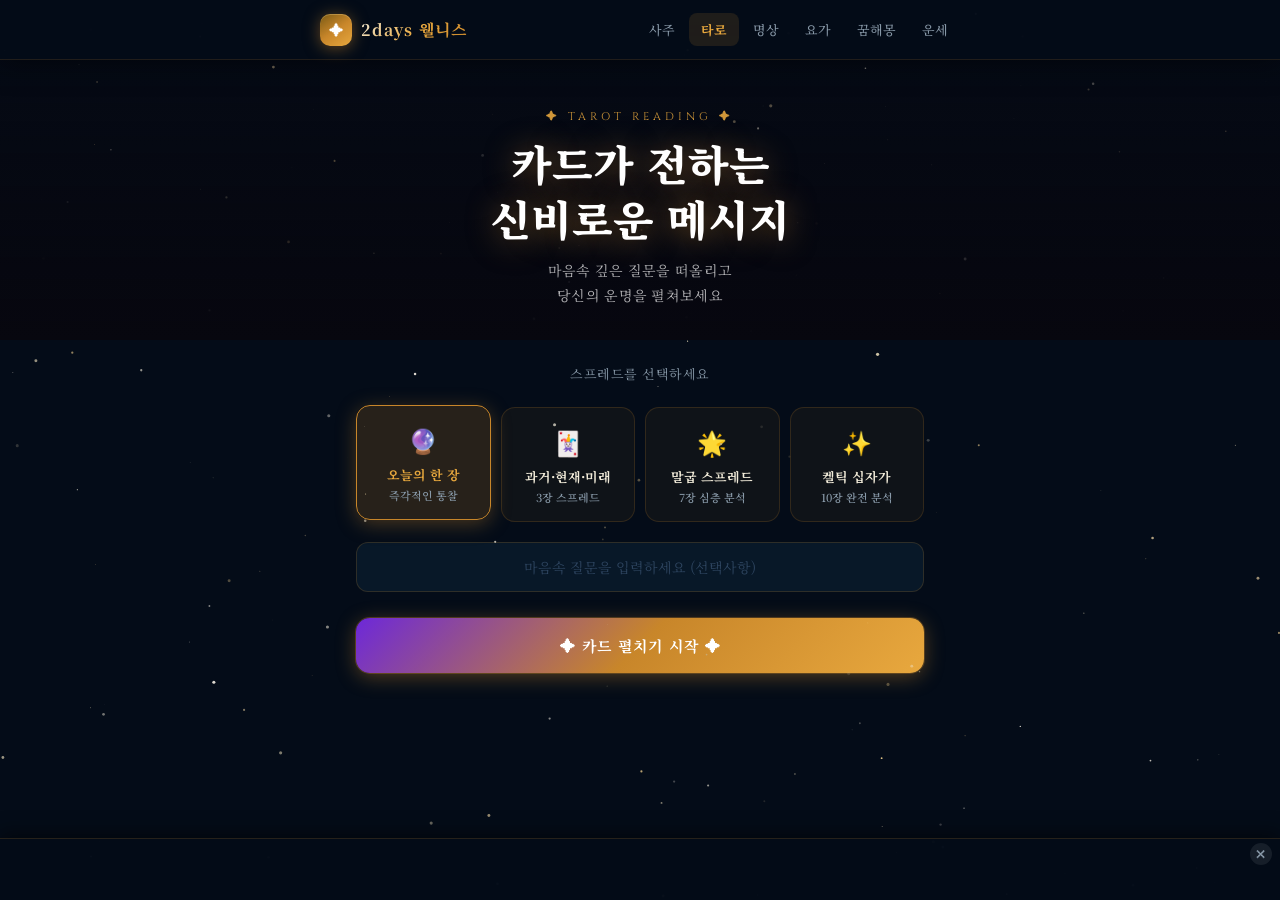
<file: tarot.html>
<!DOCTYPE html>
<html lang="ko">
<head>
  <meta charset="UTF-8" />
  <meta name="viewport" content="width=device-width, initial-scale=1.0" />
  <title>타로 리딩 — 2days 웰니스</title>
  <link rel="preconnect" href="https://fonts.googleapis.com" />
  <link rel="preconnect" href="https://fonts.gstatic.com" crossorigin />
  <link href="https://fonts.googleapis.com/css2?family=Noto+Serif+KR:wght@400;600;700;900&family=Nanum+Myeongjo:wght@400;700&family=Cinzel:wght@400;600;700&display=swap" rel="stylesheet" />
  <link rel="stylesheet" href="style.css" />
  <style>
    /* ── Font override for tarot page ── */
    .tarot-page {
      --font: 'Noto Serif KR', serif;
    }

    /* ── Tarot Scene ── */
    .tarot-scene {
      position: relative;
      min-height: 340px;
      display: flex;
      align-items: flex-end;
      justify-content: center;
      overflow: hidden;
      margin-bottom: 0;
    }
    .tarot-scene-bg {
      position: absolute; inset: 0;
      background: url('https://images.unsplash.com/photo-1600565193348-f74bd3c7ccdf?w=1200&q=80') center/cover no-repeat;
      filter: brightness(0.35) saturate(0.7);
    }
    .tarot-scene-overlay {
      position: absolute; inset: 0;
      background: linear-gradient(to bottom, rgba(7,7,15,0.2) 0%, rgba(7,7,15,0.8) 70%, rgba(7,7,15,1) 100%);
    }
    .tarot-scene-content {
      position: relative; z-index: 2;
      text-align: center; padding: 0 20px 32px;
      width: 100%;
    }
    .tarot-scene-subtitle {
      font-size: 11px; letter-spacing: 4px; text-transform: uppercase;
      color: #e8a83e; margin-bottom: 12px; font-family: 'Cinzel', serif;
      opacity: 0.9;
    }
    .tarot-scene-title {
      font-size: clamp(26px, 5.5vw, 42px);
      font-weight: 900; color: #fff;
      font-family: 'Noto Serif KR', serif;
      line-height: 1.3; margin-bottom: 12px;
      text-shadow: 0 2px 30px rgba(200,134,42,0.6);
    }
    .tarot-scene-desc {
      font-size: 14px; color: rgba(255,255,255,0.7);
      max-width: 440px; margin: 0 auto;
      font-family: 'Noto Serif KR', serif;
      line-height: 1.8; letter-spacing: 0.3px;
    }

    /* ── Spread Selector ── */
    .tarot-setup-wrap {
      max-width: 600px; margin: 0 auto; padding: 24px 16px;
    }
    .spread-selector {
      display: grid; grid-template-columns: repeat(2, 1fr);
      gap: 10px; margin-bottom: 20px;
    }
    @media(min-width:480px){ .spread-selector { grid-template-columns: repeat(4,1fr); } }
    .spread-btn {
      background: rgba(200,134,42,0.06); border: 1px solid rgba(200,134,42,0.18);
      border-radius: 14px; padding: 16px 10px; cursor: pointer;
      transition: all .25s; text-align: center; color: var(--txt);
      font-family: 'Noto Serif KR', serif;
    }
    .spread-btn:hover {
      background: rgba(200,134,42,0.14); border-color: rgba(200,134,42,0.5);
      transform: translateY(-3px); box-shadow: 0 6px 24px rgba(200,134,42,0.25);
    }
    .spread-btn.active {
      background: rgba(200,134,42,0.18); border-color: #c8862a;
      transform: translateY(-2px); box-shadow: 0 4px 20px rgba(200,134,42,0.35);
    }
    .spread-btn-icon { font-size: 24px; margin-bottom: 8px; }
    .spread-btn-name { font-size: 13px; font-weight: 700; display: block; font-family: 'Noto Serif KR', serif; }
    .spread-btn-sub  { font-size: 11px; color: var(--txt-muted); display: block; margin-top: 3px; font-family: 'Noto Serif KR', serif; }

    .tarot-question-input {
      width: 100%; background: var(--bg-card);
      border: 1px solid var(--border); border-radius: 12px;
      color: var(--txt); font-size: 14px; padding: 14px 16px;
      font-family: 'Noto Serif KR', serif; margin-bottom: 14px;
      box-sizing: border-box; outline: none;
    }
    .tarot-question-input:focus { border-color: #c8862a; }
    .tarot-draw-btn {
      width: 100%; background: linear-gradient(135deg, #6d28d9, #c8862a, #e8a83e);
      color: #fff; border: none; border-radius: 14px;
      font-size: 15px; font-weight: 700; padding: 17px;
      cursor: pointer; transition: all .25s; font-family: 'Noto Serif KR', serif;
      letter-spacing: 1px;
      box-shadow: 0 4px 20px rgba(200,134,42,0.4), 0 0 0 1px rgba(200,134,42,0.3);
    }
    .tarot-draw-btn:hover {
      opacity: 0.92; transform: translateY(-2px);
      box-shadow: 0 8px 30px rgba(200,134,42,0.5), 0 0 0 1px rgba(200,134,42,0.4);
    }

    /* ── Card Row Stage ── */
    .fan-hint {
      text-align: center; font-size: 14px; color: rgba(200,134,42,0.9);
      margin-bottom: 12px; animation: pulse 2s ease-in-out infinite;
      font-family: 'Noto Serif KR', serif; letter-spacing: 0.5px;
      padding: 0 20px;
    }
    @keyframes pulse { 0%,100%{opacity:0.6} 50%{opacity:1} }

    /* Grid card layout — all 22 cards in one view */
    .tarot-reader-scene { display: none; }

    .fan-cards-wrap {
      display: grid;
      grid-template-columns: repeat(auto-fill, minmax(56px, 1fr));
      gap: 8px;
      padding: 14px 16px 18px;
      width: 100%;
    }

    /* Individual cards — grid tile */
    .fan-card {
      width: 100%; aspect-ratio: 3/5;
      min-height: 85px;
      background: linear-gradient(160deg, #081e30 0%, #0d2f48 55%, #061726 100%);
      border: 1.5px solid rgba(200,134,42,0.32);
      border-radius: 10px;
      cursor: pointer;
      transition: transform .22s cubic-bezier(0.34,1.56,0.64,1), box-shadow .22s ease, filter .22s ease;
      display: flex; align-items: center; justify-content: center;
      box-shadow: 0 3px 10px rgba(0,0,0,0.4);
      user-select: none;
      position: relative;
    }
    .fan-card::before {
      content: '';
      position: absolute; inset: 4px;
      border: 1px solid rgba(200,134,42,0.18);
      border-radius: 6px;
    }
    .fan-card::after {
      content: '✦';
      color: rgba(200,134,42,0.55); font-size: 14px;
    }
    .fan-card:hover {
      transform: translateY(-9px) scale(1.07);
      box-shadow: 0 14px 28px rgba(200,134,42,0.4), 0 0 14px rgba(200,134,42,0.22);
      filter: brightness(1.45);
    }
    .fan-card.selected {
      filter: brightness(1.6);
      border-color: #c8862a;
      box-shadow: 0 0 22px rgba(200,134,42,0.65);
    }
    .fan-card.dimmed {
      opacity: 0.28; pointer-events: none;
    }

    /* Revealed card (real image) */
    .revealed-card {
      display: none;
      flex-direction: column; align-items: center;
      padding: 20px 16px 0;
    }
    .revealed-card.active { display: flex; }

    .real-card-img-wrap {
      width: 120px; height: 220px;
      border-radius: 12px; overflow: hidden;
      box-shadow: 0 8px 40px rgba(200,134,42,0.5);
      margin-bottom: 12px;
      position: relative;
    }
    .real-card-img-wrap.reversed { transform: rotate(180deg); }
    .real-card-img {
      width: 100%; height: 100%; object-fit: cover;
      transition: transform .3s ease;
    }
    .card-reveal-anim {
      animation: cardReveal 0.6s ease-out;
    }
    @keyframes cardReveal {
      0% { transform: rotateY(90deg) scale(0.8); opacity: 0; }
      100% { transform: rotateY(0) scale(1); opacity: 1; }
    }

    /* Meaning panel */
    .card-meaning-panel { max-width: 640px; margin: 0 auto; padding: 0 16px; }
    .card-meaning-card {
      background: var(--bg-card); border: 1px solid rgba(200,134,42,0.2);
      border-radius: 16px; padding: 20px; margin-bottom: 14px;
    }
    .cmc-header {
      display: flex; align-items: center; gap: 14px; margin-bottom: 14px;
    }
    .cmc-img {
      width: 60px; height: 100px; border-radius: 8px; overflow: hidden;
      flex-shrink: 0; box-shadow: 0 4px 20px rgba(200,134,42,0.4);
    }
    .cmc-img img { width: 100%; height: 100%; object-fit: cover; }
    .cmc-img.rev img { transform: rotate(180deg); }
    .cmc-meta { flex: 1; }
    .cmc-pos { font-size: 10px; color: #e8a83e; font-weight: 700; letter-spacing: 1.5px; text-transform: uppercase; margin-bottom: 5px; font-family: 'Cinzel', serif; }
    .cmc-name { font-size: 18px; font-weight: 700; color: var(--txt); margin-bottom: 2px; font-family: 'Noto Serif KR', serif; }
    .cmc-en { font-size: 11px; color: var(--txt-muted); font-family: 'Cinzel', serif; letter-spacing: 0.5px; }
    .cmc-orientation {
      font-size: 11px; padding: 3px 10px; border-radius: 20px;
      display: inline-block; margin-top: 7px; font-weight: 700;
      font-family: 'Noto Serif KR', serif; letter-spacing: 0.5px;
    }
    .cmc-orientation.upright { background: rgba(52,211,153,0.12); color: #34d399; border: 1px solid rgba(52,211,153,0.25); }
    .cmc-orientation.reversed { background: rgba(248,113,113,0.12); color: #f87171; border: 1px solid rgba(248,113,113,0.25); }
    .cmc-keywords { font-size: 12.5px; color: #e8a83e; margin-bottom: 10px; font-family: 'Noto Serif KR', serif; line-height: 1.6; }
    .cmc-detail { font-size: 14px; color: var(--txt-muted); line-height: 1.9; font-family: 'Noto Serif KR', serif; }

    .overall-reading {
      max-width: 640px; margin: 20px auto; padding: 0 16px;
      background: linear-gradient(135deg, rgba(200,134,42,0.08), rgba(129,140,248,0.08));
      border: 1px solid rgba(200,134,42,0.2); border-radius: 16px;
    }
    .or-title { font-size: 13px; font-weight: 700; color: #e8a83e; padding: 18px 20px 8px; font-family: 'Cinzel', serif; letter-spacing: 1px; }
    .or-body { font-size: 14px; color: var(--txt-muted); line-height: 2; padding: 0 20px 22px; font-family: 'Noto Serif KR', serif; }

    .tarot-again-btn {
      display: block; margin: 24px auto 40px;
      background: rgba(200,134,42,0.08); border: 1px solid rgba(200,134,42,0.3);
      color: #e8a83e; border-radius: 14px; padding: 14px 36px;
      font-size: 14px; font-weight: 700; cursor: pointer;
      transition: all .25s; font-family: 'Noto Serif KR', serif;
      letter-spacing: 1px;
    }
    .tarot-again-btn:hover { background: rgba(200,134,42,0.18); transform: translateY(-1px); }

    /* Phase containers */
    #phaseFan, #phaseMeaning { animation: fadeIn .4s ease; }
    @keyframes fadeIn { from{opacity:0;transform:translateY(8px)} to{opacity:1;transform:translateY(0)} }
  </style>
  <!-- Google AdSense -->
  <script async src="https://pagead2.googlesyndication.com/pagead/js/adsbygoogle.js?client=ca-pub-8940400388075870" crossorigin="anonymous"></script>
</head>
<body class="tarot-page">

  <!-- Pre-Result Ad Modal -->
  <div class="ad-modal-overlay" id="adResultModal">
    <div class="ad-modal-box">
      <div class="ad-modal-header">
        <div class="ad-modal-title">
          <div class="ad-modal-title-icon">✦</div>
          타로 카드 해석 중...
        </div>
        <div class="ad-modal-countdown-badge" id="adCountdown">5</div>
      </div>
      <div class="ad-modal-adunit">
        <span class="ad-modal-adlabel">광고</span>
        <ins class="adsbygoogle"
             style="display:block;width:100%"
             data-ad-client="ca-pub-8940400388075870"
             data-ad-slot="4318415347"
             data-ad-format="auto"
             data-full-width-responsive="true"></ins>
        <script>(adsbygoogle = window.adsbygoogle || []).push({});</script>
      </div>
      <div class="ad-modal-footer">
        <p class="ad-modal-status" id="adStatusText">AI가 사주를 분석하고 있습니다...</p>
        <div class="ad-modal-progress-track">
          <div class="ad-modal-progress-fill" id="adProgressBar"></div>
        </div>
        <button id="adSkipBtn" disabled>잠시만요... (5초)</button>
      </div>
    </div>
  </div>
  <canvas id="starsBg"></canvas>

  <header class="site-header">
    <div class="header-inner">
      <a href="index.html" class="logo">
        <span class="logo-sym">✦</span>
        <span class="logo-text">2days 웰니스</span>
      </a>
      <nav class="page-nav">
        <a href="saju.html"       class="pn-link">사주</a>
        <a href="tarot.html"      class="pn-link active">타로</a>
        <a href="meditation.html" class="pn-link">명상</a>
        <a href="yoga.html"       class="pn-link">요가</a>
        <a href="dream.html"      class="pn-link">꿈해몽</a>
        <a href="fortune.html"    class="pn-link">운세</a>
      </nav>
    </div>
  </header>

  <!-- Phase 1: Intro + Spread selector -->
  <div id="phaseIntro">
    <div class="tarot-scene">
      <div class="tarot-scene-bg"></div>
      <div class="tarot-scene-overlay"></div>
      <div class="tarot-scene-content">
        <div class="tarot-scene-subtitle">✦ Tarot Reading ✦</div>
        <h1 class="tarot-scene-title">카드가 전하는<br/>신비로운 메시지</h1>
        <p class="tarot-scene-desc">마음속 깊은 질문을 떠올리고<br/>당신의 운명을 펼쳐보세요</p>
      </div>
    </div>

    <div class="tarot-setup-wrap">
      <div style="font-size:13px;color:var(--txt-muted);margin-bottom:14px;text-align:center;font-family:'Noto Serif KR',serif;letter-spacing:0.5px">스프레드를 선택하세요</div>
      <div class="spread-selector" id="spreadSelector">
        <button class="spread-btn active" data-spread="1">
          <div class="spread-btn-icon">🔮</div>
          <span class="spread-btn-name">오늘의 한 장</span>
          <span class="spread-btn-sub">즉각적인 통찰</span>
        </button>
        <button class="spread-btn" data-spread="3">
          <div class="spread-btn-icon">🃏</div>
          <span class="spread-btn-name">과거·현재·미래</span>
          <span class="spread-btn-sub">3장 스프레드</span>
        </button>
        <button class="spread-btn" data-spread="7">
          <div class="spread-btn-icon">🌟</div>
          <span class="spread-btn-name">말굽 스프레드</span>
          <span class="spread-btn-sub">7장 심층 분석</span>
        </button>
        <button class="spread-btn" data-spread="10">
          <div class="spread-btn-icon">✨</div>
          <span class="spread-btn-name">켈틱 십자가</span>
          <span class="spread-btn-sub">10장 완전 분석</span>
        </button>
      </div>

      <input id="questionInput" class="tarot-question-input"
        type="text" placeholder="마음속 질문을 입력하세요 (선택사항)" maxlength="80" autocomplete="off" />
      <button class="tarot-draw-btn" id="drawBtn">✦ 카드 펼치기 시작 ✦</button>
    </div>
  </div>

  <!-- Phase 2: Fan of cards -->
  <div id="phaseFan" style="display:none">
    <div class="fan-hint" id="fanHint">카드에 손을 올리고 직관을 따라 선택하세요</div>

    <!-- Card row -->
    <div class="fan-cards-wrap" id="fanCardsWrap"></div>

    <p style="text-align:center;font-size:13px;color:var(--txt-muted);padding:8px 20px 0;font-family:'Noto Serif KR',serif">
      남은 카드: <strong id="remainCount" style="color:#e8a83e">-</strong> &ensp;·&ensp;
      선택: <strong id="selectedCount" style="color:#34d399">0</strong>
    </p>
  </div>

  <!-- Phase 3: Meaning -->
  <div id="phaseMeaning" style="display:none">
    <div style="text-align:center;padding:32px 20px 18px">
      <div style="font-size:11px;letter-spacing:3px;color:#e8a83e;margin-bottom:10px;font-family:'Cinzel',serif">READING RESULT</div>
      <h2 style="font-size:24px;font-weight:900;color:var(--txt);margin-bottom:8px;font-family:'Noto Serif KR',serif" id="meaningTitle">리딩 결과</h2>
      <p style="font-size:14px;color:var(--txt-muted);font-family:'Noto Serif KR',serif;line-height:1.7" id="meaningQuestion"></p>
    </div>
    <div class="card-meaning-panel" id="meaningPanel"></div>
    <div class="overall-reading" id="overallReading"></div>
    <button class="tarot-again-btn" id="againBtn">↺ 새로운 리딩</button>
  </div>

  <div class="toast" id="toast"></div>
  <nav class="bottom-nav">
    <a href="index.html" class="bn-item"><span class="bn-icon">🏠</span><span class="bn-label">홈</span></a>
    <a href="saju.html" class="bn-item"><span class="bn-icon">☯</span><span class="bn-label">사주</span></a>
    <a href="tarot.html" class="bn-item active"><span class="bn-icon">🃏</span><span class="bn-label">타로</span></a>
    <a href="meditation.html" class="bn-item"><span class="bn-icon">🧘</span><span class="bn-label">명상</span></a>
    <a href="yoga.html" class="bn-item"><span class="bn-icon">🌿</span><span class="bn-label">요가</span></a>
    <a href="dream.html" class="bn-item"><span class="bn-icon">🌙</span><span class="bn-label">꿈해몽</span></a>
    <a href="fortune.html" class="bn-item"><span class="bn-icon">⭐</span><span class="bn-label">운세</span></a>
  </nav>

  <!-- Sticky Bottom Ad Banner -->
  <div class="ad-sticky-bar" id="adStickyBar">
    <button class="ad-sticky-close" onclick="document.getElementById('adStickyBar').style.display='none'" title="닫기">✕</button>
    <div class="ad-sticky-inner">
      <ins class="adsbygoogle"
           style="display:block"
           data-ad-client="ca-pub-8940400388075870"
           data-ad-slot="4966757696"
           data-ad-format="auto"
           data-full-width-responsive="true"></ins>
      <script>(adsbygoogle = window.adsbygoogle || []).push({});</script>
    </div>
  </div>
  <script src="stars.js"></script>
  <script src="tarot.js"></script>
  <script src="ads.js"></script>
</body>
</html>
</file>
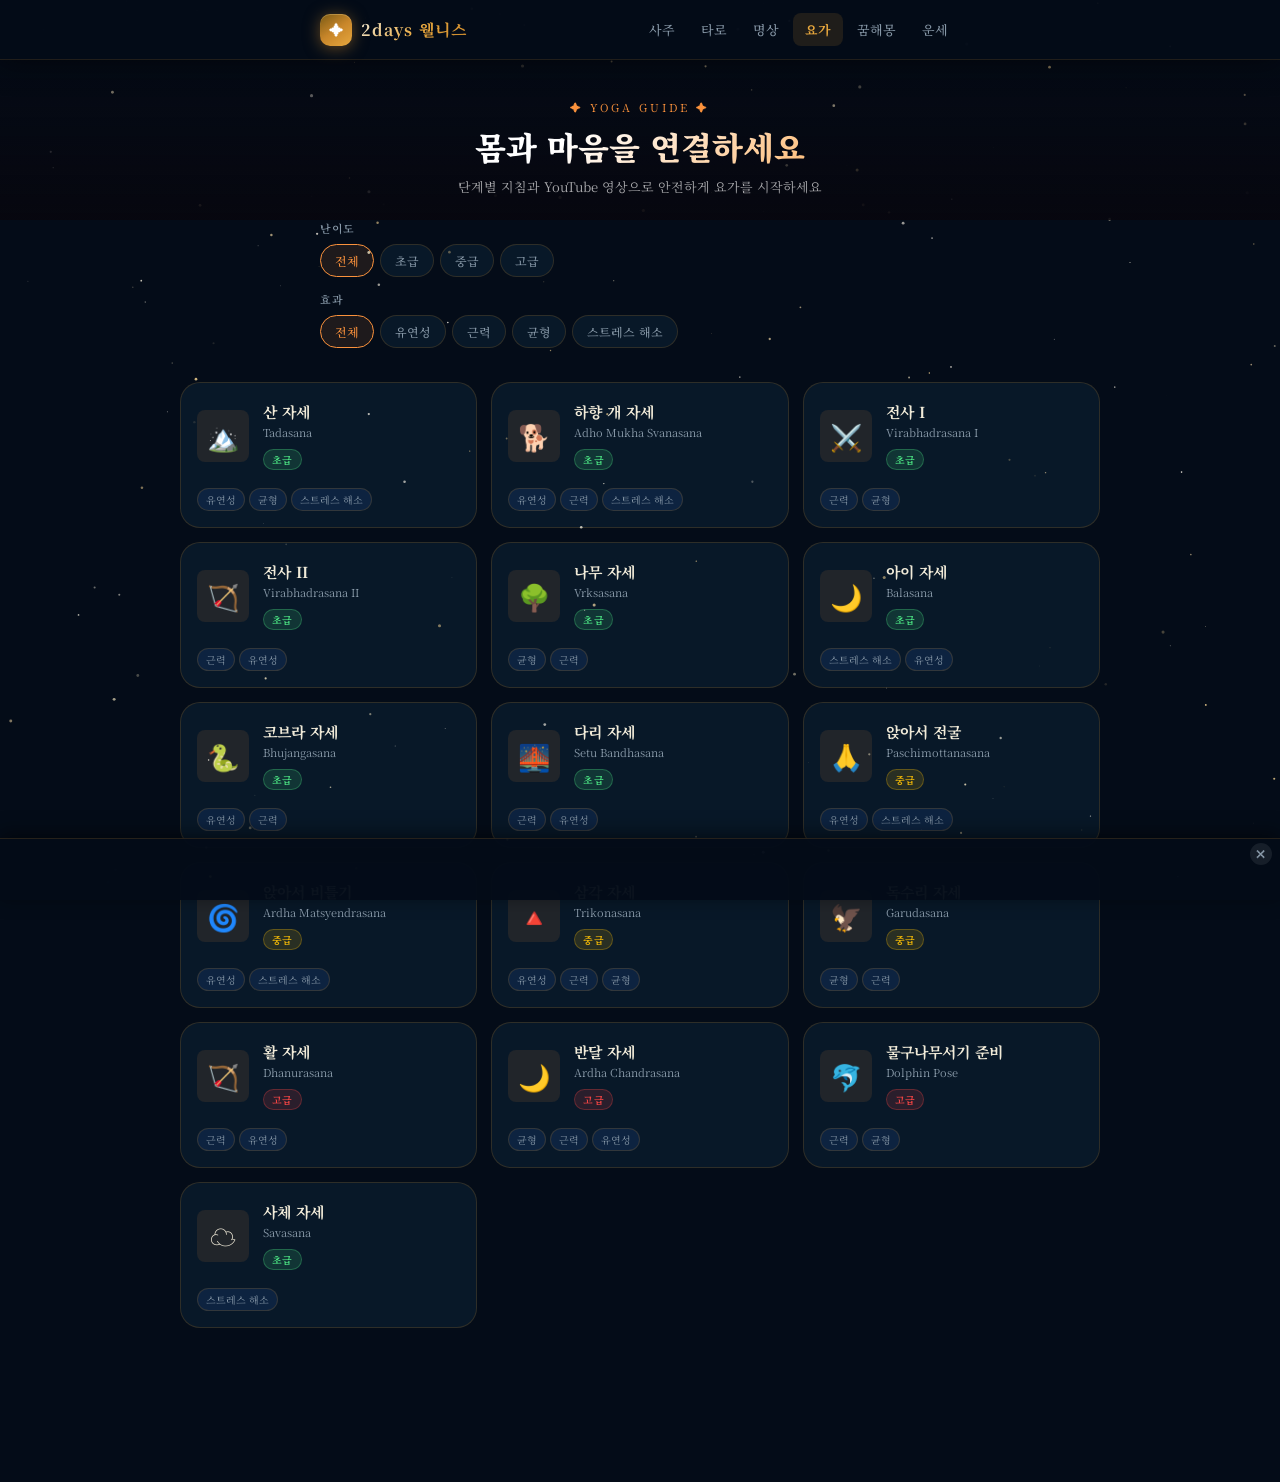
<file: yoga.html>
<!DOCTYPE html>
<html lang="ko">
<head>
  <meta charset="UTF-8" />
  <meta name="viewport" content="width=device-width, initial-scale=1.0" />
  <meta name="description" content="몸과 마음을 연결하는 요가 포즈 가이드. 초급부터 고급까지 단계별 지침을 제공합니다." />
  <title>요가 — 2days 웰니스</title>
  <link rel="preconnect" href="https://fonts.googleapis.com" />
  <link rel="preconnect" href="https://fonts.gstatic.com" crossorigin />
  <link href="https://fonts.googleapis.com/css2?family=Noto+Serif+KR:wght@300;400;600;700;900&family=Noto+Sans+KR:wght@300;400;500;700&family=Cinzel:wght@400;600;700&family=Noto+Serif+KR:wght@700;900&display=swap" rel="stylesheet" />
  <link rel="stylesheet" href="style.css" />
  <!-- Google AdSense -->
  <script async src="https://pagead2.googlesyndication.com/pagead/js/adsbygoogle.js?client=ca-pub-8940400388075870" crossorigin="anonymous"></script>
</head>
<body class="yoga-page">
  <canvas id="starsBg"></canvas>

  <header class="site-header">
    <div class="header-inner">
      <a href="index.html" class="logo">
        <span class="logo-sym">✦</span>
        <span class="logo-text">2days 웰니스</span>
      </a>
      <nav class="page-nav">
        <a href="saju.html"       class="pn-link">사주</a>
        <a href="tarot.html"      class="pn-link">타로</a>
        <a href="meditation.html" class="pn-link">명상</a>
        <a href="yoga.html"       class="pn-link active">요가</a>
        <a href="dream.html"      class="pn-link">꿈해몽</a>
        <a href="fortune.html"    class="pn-link">운세</a>
      </nav>
    </div>
  </header>

  <!-- Hero -->
  <div style="position:relative;height:220px;overflow:hidden;display:flex;align-items:flex-end;justify-content:center">
    <div style="position:absolute;inset:0;background:url('https://images.unsplash.com/photo-1545389336-cf090694435e?w=1200&q=80') center/cover no-repeat;filter:brightness(0.4)"></div>
    <div style="position:absolute;inset:0;background:linear-gradient(to bottom,transparent,rgba(7,7,15,0.95))"></div>
    <div style="position:relative;z-index:2;text-align:center;padding:0 20px 24px">
      <div style="font-size:11px;letter-spacing:3px;color:#fb923c;margin-bottom:8px">✦ YOGA GUIDE ✦</div>
      <h1 class="yoga-title" style="font-size:clamp(22px,5vw,32px);font-weight:900;color:#fff;font-family:'Noto Serif KR',serif;margin:0 0 8px">몸과 마음을 연결하세요</h1>
      <p style="font-size:13px;color:rgba(255,255,255,0.65)">단계별 지침과 YouTube 영상으로 안전하게 요가를 시작하세요</p>
    </div>
  </div>

  <!-- Filters -->
  <div class="yoga-filter-section">
    <p class="yoga-filter-label">난이도</p>
    <div class="yoga-filter-row" id="levelFilter">
      <button class="yoga-filter-btn active" data-level="all">전체</button>
      <button class="yoga-filter-btn" data-level="beginner">초급</button>
      <button class="yoga-filter-btn" data-level="middle">중급</button>
      <button class="yoga-filter-btn" data-level="advanced">고급</button>
    </div>

    <p class="yoga-filter-label">효과</p>
    <div class="yoga-filter-row" id="benefitFilter">
      <button class="yoga-filter-btn active" data-benefit="all">전체</button>
      <button class="yoga-filter-btn" data-benefit="flexibility">유연성</button>
      <button class="yoga-filter-btn" data-benefit="strength">근력</button>
      <button class="yoga-filter-btn" data-benefit="balance">균형</button>
      <button class="yoga-filter-btn" data-benefit="stress">스트레스 해소</button>
    </div>
  </div>

  <!-- Grid -->
  <div class="yoga-grid-wrap">
    <div class="yoga-grid" id="yogaGrid"></div>
  </div>

  <nav class="bottom-nav">
    <a href="index.html" class="bn-item"><span class="bn-icon">🏠</span><span class="bn-label">홈</span></a>
    <a href="saju.html" class="bn-item"><span class="bn-icon">☯</span><span class="bn-label">사주</span></a>
    <a href="tarot.html" class="bn-item"><span class="bn-icon">🃏</span><span class="bn-label">타로</span></a>
    <a href="meditation.html" class="bn-item"><span class="bn-icon">🧘</span><span class="bn-label">명상</span></a>
    <a href="yoga.html" class="bn-item active"><span class="bn-icon">🌿</span><span class="bn-label">요가</span></a>
    <a href="dream.html" class="bn-item"><span class="bn-icon">🌙</span><span class="bn-label">꿈해몽</span></a>
    <a href="fortune.html" class="bn-item"><span class="bn-icon">⭐</span><span class="bn-label">운세</span></a>
  </nav>
  <script src="stars.js"></script>

  <!-- Sticky Bottom Ad Banner -->
  <div class="ad-sticky-bar" id="adStickyBar">
    <button class="ad-sticky-close" onclick="document.getElementById('adStickyBar').style.display='none'" title="닫기">✕</button>
    <div class="ad-sticky-inner">
      <ins class="adsbygoogle"
           style="display:block"
           data-ad-client="ca-pub-8940400388075870"
           data-ad-slot="4966757696"
           data-ad-format="auto"
           data-full-width-responsive="true"></ins>
      <script>(adsbygoogle = window.adsbygoogle || []).push({});</script>
    </div>
  </div>
  <script src="yoga.js"></script>
  <script src="ads.js"></script>
</body>
</html>
</file>
<file: style.css>
/* ======================================================
   2days 웰니스 — Premium Mystical UI  v4.0
   Deep Navy × Antique Gold
   ====================================================== */
@import url('https://fonts.googleapis.com/css2?family=Noto+Serif+KR:wght@300;400;600;700;900&family=Noto+Sans+KR:wght@300;400;500;700&family=Cinzel:wght@400;600;700&display=swap');

/* ── Design Tokens ── */
:root {
  --bg:        #040c18;
  --bg-card:   #081828;
  --bg-card2:  #0d2340;
  --bg-hover:  #122d4e;

  --accent:    #c8862a;
  --accent-hi: #e8a83e;
  --accent-dim:rgba(200,134,42,0.12);

  --gold:      #c8862a;
  --gold-hi:   #e8a83e;
  --gold-dim:  rgba(200,134,42,0.12);

  --border:    rgba(200,134,42,0.2);
  --border-hi: rgba(200,134,42,0.48);

  --txt:       #f0ead8;
  --txt-muted: #8899a8;
  --txt-dim:   #2e4560;

  --wood:  #22c55e;
  --fire:  #fb923c;
  --earth: #eab308;
  --metal: #94a3b8;
  --water: #38bdf8;

  --wood-glow:  rgba(34,197,94,0.25);
  --fire-glow:  rgba(251,146,60,0.25);
  --earth-glow: rgba(234,179,8,0.25);
  --metal-glow: rgba(148,163,184,0.25);
  --water-glow: rgba(56,189,248,0.25);

  --r-sm:  8px;
  --r-md:  14px;
  --r-lg:  20px;
  --r-xl:  28px;
  --hdr:   60px;
  --bnav:  68px;

  --font:   'Noto Serif KR', 'Batang', serif;
  --sans:   'Noto Sans KR', -apple-system, sans-serif;
  --serif:  'Noto Serif KR', 'Batang', serif;
  --display:'Cinzel', serif;

  --ease:  cubic-bezier(0.4,0,0.2,1);
  --t:     0.22s;
}

/* ── Reset ── */
*, *::before, *::after { box-sizing:border-box; margin:0; padding:0; }
html { scroll-behavior:smooth; }
body {
  font-family: var(--font);
  background: var(--bg);
  color: var(--txt);
  min-height: 100vh;
  overflow-x: hidden;
  -webkit-font-smoothing: antialiased;
}
a { color:inherit; text-decoration:none; }
button { cursor:pointer; font-family:var(--font); border:none; background:none; }
select { font-family:var(--font); }
ul { list-style:none; }

/* ── Stars Canvas ── */
#starsBg {
  position: fixed;
  inset: 0;
  z-index: 0;
  pointer-events: none;
}

/* ── Header ── */
.site-header {
  position: fixed;
  top:0; left:0; right:0;
  z-index: 100;
  height: var(--hdr);
  background: rgba(4,12,24,0.88);
  backdrop-filter: blur(24px);
  -webkit-backdrop-filter: blur(24px);
  border-bottom: 1px solid rgba(200,134,42,0.15);
  box-shadow: 0 1px 30px rgba(0,0,0,0.5);
}
.header-inner {
  max-width: 680px;
  margin: 0 auto;
  padding: 0 20px;
  height: 100%;
  display: flex;
  align-items: center;
}
.logo {
  display: flex;
  align-items: center;
  gap: 9px;
}
.logo-sym {
  width: 32px; height: 32px;
  border-radius: 10px;
  background: linear-gradient(145deg, #7a5a14 0%, #c8862a 50%, #e8a83e 100%);
  display: flex; align-items: center; justify-content: center;
  font-size: 15px; line-height: 1;
  color: #fff; flex-shrink: 0;
  box-shadow: 0 2px 16px rgba(200,134,42,0.5), 0 1px 0 rgba(255,220,150,0.3) inset;
  font-family: var(--serif);
}
.logo-text {
  font-family: var(--serif);
  font-size: 16px;
  font-weight: 700;
  letter-spacing: 0.06em;
  background: linear-gradient(135deg, #f0ead8 0%, #e8a83e 55%, #c8862a 100%);
  -webkit-background-clip: text;
  -webkit-text-fill-color: transparent;
  background-clip: text;
}

/* ── Container ── */
.cw {
  max-width: 680px;
  margin: 0 auto;
  padding: 0 20px 60px;
}

/* ════════════════════════════
   FORM SECTION
════════════════════════════ */
#formSection {
  position: relative;
  z-index: 1;
  min-height: 100vh;
  display: flex;
  align-items: flex-start;
  justify-content: center;
  padding: calc(var(--hdr) + 48px) 20px 60px;
}
.form-wrap {
  width: 100%;
  max-width: 480px;
}
.form-eyebrow {
  font-size: 12px;
  font-weight: 600;
  color: var(--accent);
  letter-spacing: 0.1em;
  text-transform: uppercase;
  margin-bottom: 12px;
  text-align: center;
}
.form-title {
  font-size: clamp(20px, 5vw, 26px);
  font-weight: 700;
  text-align: center;
  margin-bottom: 28px;
  letter-spacing: -0.01em;
  color: var(--txt);
}
.form-card {
  background: var(--bg-card);
  border: 1px solid var(--border);
  border-radius: var(--r-xl);
  padding: 28px 24px;
  display: flex;
  flex-direction: column;
  gap: 20px;
}

/* Field */
.field-group {
  display: flex;
  flex-direction: column;
  gap: 10px;
}
.field-row {
  display: grid;
  grid-template-columns: 1fr auto;
  gap: 14px;
  align-items: start;
}
.fg-gender { min-width: 130px; }
.field-label {
  font-size: 12px;
  font-weight: 600;
  color: var(--txt-muted);
  letter-spacing: 0.06em;
  text-transform: uppercase;
  display: flex;
  align-items: center;
  gap: 5px;
}

/* Text Input */
.text-inp {
  width: 100%;
  background: var(--bg-card2);
  border: 1px solid var(--border-hi);
  border-radius: var(--r-md);
  padding: 12px 14px;
  color: var(--txt);
  font-size: 15px;
  font-family: var(--font);
  outline: none;
  transition: border-color var(--t) var(--ease), box-shadow var(--t) var(--ease);
}
.text-inp::placeholder { color: var(--txt-dim); }
.text-inp:focus {
  border-color: var(--accent);
  box-shadow: 0 0 0 3px rgba(200,134,42,0.15);
}

/* Toggle Buttons */
.toggle-wrap {
  display: flex;
  background: var(--bg-card2);
  border-radius: var(--r-md);
  padding: 3px;
  gap: 2px;
  border: 1px solid var(--border);
}
.tog-btn {
  flex: 1;
  padding: 9px 14px;
  border-radius: calc(var(--r-md) - 3px);
  font-size: 13px;
  font-weight: 500;
  color: var(--txt-muted);
  transition: all var(--t) var(--ease);
}
.tog-btn.active {
  background: var(--accent);
  color: #ffffff;
  font-weight: 700;
}

/* Custom Select */
.sel-row { display: grid; gap: 10px; }
.sel-row.three-col { grid-template-columns: 1fr 1fr 1fr; }
.sel-row.two-col   { grid-template-columns: 1fr 1fr; }
.sel-box { position: relative; }
.sel-box::after {
  content: '▾';
  position: absolute;
  right: 12px; top: 50%;
  transform: translateY(-50%);
  font-size: 11px;
  color: var(--txt-muted);
  pointer-events: none;
}
.sel-full { width: 100%; }
.csel {
  width: 100%;
  background: var(--bg-card2);
  border: 1px solid var(--border-hi);
  border-radius: var(--r-md);
  padding: 12px 32px 12px 14px;
  color: var(--txt);
  font-size: 14px;
  appearance: none;
  -webkit-appearance: none;
  cursor: pointer;
  outline: none;
  transition: border-color var(--t) var(--ease);
}
.csel:focus { border-color: var(--accent); }
.csel option { background: var(--bg-card2); color: var(--txt); }

/* Sub Notes */
.sub-note {
  font-size: 12px;
  color: var(--txt-muted);
  line-height: 1.6;
  margin-top: 4px;
}
.sub-note strong { color: var(--accent); }

/* Tip Badge */
.tip-badge {
  display: inline-flex;
  align-items: center;
  justify-content: center;
  width: 16px; height: 16px;
  border-radius: 50%;
  background: var(--bg-hover);
  border: 1px solid var(--border-hi);
  font-size: 10px;
  color: var(--txt-muted);
  cursor: pointer;
  font-weight: 700;
  transition: background var(--t);
  flex-shrink: 0;
}
.tip-badge:hover { background: var(--bg-card2); }

/* Analyze Button */
.analyze-btn {
  width: 100%;
  display: flex;
  align-items: center;
  justify-content: center;
  gap: 8px;
  padding: 17px;
  border-radius: var(--r-md);
  background: linear-gradient(135deg, #7a5a14 0%, #c8862a 50%, #e8a83e 100%);
  color: #fff;
  font-size: 16px;
  font-weight: 700;
  font-family: var(--serif);
  letter-spacing: 0.05em;
  transition: transform var(--t) var(--ease), box-shadow var(--t) var(--ease), opacity var(--t);
  box-shadow: 0 6px 28px rgba(200,134,42,0.5), 0 1px 0 rgba(255,220,150,0.35) inset;
  margin-top: 8px;
}
.analyze-btn:hover {
  transform: translateY(-3px);
  box-shadow: 0 12px 36px rgba(200,134,42,0.6), 0 1px 0 rgba(255,220,150,0.35) inset;
}
.analyze-btn:active { transform: translateY(0); }
.analyze-btn:disabled { opacity: 0.5; cursor: not-allowed; transform: none; }

/* Tooltip */
.tooltip {
  position: fixed;
  z-index: 999;
  background: #0d2340;
  color: #f0ead8;
  border: 1px solid rgba(200,134,42,0.3);
  border-radius: var(--r-sm);
  padding: 8px 12px;
  font-size: 12px;
  line-height: 1.6;
  max-width: 220px;
  pointer-events: none;
  opacity: 0;
  transition: opacity 0.15s;
}
.tooltip.show { opacity: 1; }

/* ════════════════════════════
   RESULT SECTION
════════════════════════════ */
#resultSection {
  position: relative;
  z-index: 1;
  padding-top: var(--hdr);
  animation: fadeUp 0.45s var(--ease) both;
}
@keyframes fadeUp {
  from { opacity:0; transform:translateY(20px); }
  to   { opacity:1; transform:translateY(0); }
}

/* Result Header */
.res-header {
  position: sticky;
  top: var(--hdr);
  z-index: 90;
  background: rgba(240,244,255,0.95);
  backdrop-filter: blur(16px);
  -webkit-backdrop-filter: blur(16px);
  border-bottom: 1px solid var(--border);
  display: flex;
  align-items: center;
  justify-content: space-between;
  padding: 12px 20px;
}
.back-btn {
  width: 40px; height: 40px;
  display: flex; align-items:center; justify-content:center;
  border-radius: 50%;
  background: var(--bg-card2);
  border: 1px solid var(--border-hi);
  color: var(--txt);
  transition: background var(--t);
}
.back-btn:hover { background: var(--bg-hover); }
.res-user {
  font-size: 14px;
  font-weight: 500;
  color: var(--txt-muted);
  text-align: center;
}
.res-user strong { color: var(--txt); }

/* Saju ToC */
.saju-toc {
  position: sticky;
  top: var(--hdr);
  z-index: 85;
  background: rgba(240,244,255,0.97);
  backdrop-filter: blur(16px);
  border-bottom: 1px solid var(--border);
  display: flex;
  align-items: center;
  gap: 12px;
  padding: 0 16px;
  overflow-x: auto;
  -webkit-overflow-scrolling: touch;
  scrollbar-width: none;
  min-height: 44px;
}
.saju-toc::-webkit-scrollbar { display: none; }
.saju-toc-label {
  font-size: 10px;
  font-weight: 700;
  letter-spacing: 0.1em;
  color: var(--txt-dim);
  text-transform: uppercase;
  white-space: nowrap;
}
.saju-toc-links {
  display: flex;
  gap: 4px;
  align-items: center;
}
.saju-toc-item {
  padding: 6px 12px;
  border-radius: 999px;
  font-size: 12px;
  font-weight: 500;
  color: var(--txt-muted);
  white-space: nowrap;
  transition: all var(--t);
  text-decoration: none;
  border: 1px solid transparent;
}
.saju-toc-item:hover {
  color: var(--accent);
  background: var(--accent-dim);
}
.saju-toc-item.active {
  color: var(--accent);
  background: var(--accent-dim);
  border-color: rgba(79,70,229,0.2);
  font-weight: 600;
}

/* Tab Bar */
.tab-bar-wrap {
  position: sticky;
  top: calc(var(--hdr) + 44px);
  z-index: 80;
  background: rgba(240,244,255,0.95);
  backdrop-filter: blur(16px);
  border-bottom: 1px solid var(--border);
  padding: 0 20px;
}
.tab-bar {
  max-width: 680px;
  margin: 0 auto;
  display: flex;
  gap: 0;
  overflow-x: auto;
  -webkit-overflow-scrolling: touch;
  scrollbar-width: none;
}
.tab-bar::-webkit-scrollbar { display:none; }
.tb {
  padding: 14px 16px;
  font-size: 13px;
  font-weight: 500;
  color: var(--txt-muted);
  white-space: nowrap;
  border-bottom: 2px solid transparent;
  transition: all var(--t) var(--ease);
}
.tb.active {
  color: var(--accent);
  border-bottom-color: var(--accent);
}

/* Tab Panes */
.tab-pane {
  display: none;
  animation: fadeUp 0.3s var(--ease) both;
}
.tab-pane.active { display: block; }

/* Section Head */
.sec-head {
  padding: 32px 0 20px;
}
.sec-title {
  font-size: 18px;
  font-weight: 700;
  margin-bottom: 6px;
  color: var(--txt);
}
.sec-desc {
  font-size: 13px;
  color: var(--txt-muted);
  line-height: 1.7;
}
.sub-section-title {
  font-size: 15px;
  font-weight: 700;
  margin-bottom: 14px;
  color: var(--txt);
}

/* ──────────────────────────
   PILLAR CARDS
────────────────────────── */
.pillars-scroller {
  overflow-x: auto;
  -webkit-overflow-scrolling: touch;
  scrollbar-width: none;
  margin: 0 -20px;
  padding: 0 20px;
}
.pillars-scroller::-webkit-scrollbar { display:none; }
.pillars-track {
  display: flex;
  gap: 12px;
  padding-bottom: 4px;
}

.pillar-card {
  flex: 0 0 calc(25% - 9px);
  min-width: 100px;
  background: var(--bg-card);
  border: 1px solid var(--border);
  border-radius: var(--r-lg);
  overflow: hidden;
  display: flex;
  flex-direction: column;
  align-items: center;
  text-align: center;
  position: relative;
  transition: transform var(--t) var(--ease), box-shadow var(--t);
}
.pillar-card:hover {
  transform: translateY(-3px);
}
.pillar-label {
  width: 100%;
  padding: 8px 6px;
  font-size: 11px;
  font-weight: 600;
  color: var(--txt-muted);
  letter-spacing: 0.05em;
  text-transform: uppercase;
  border-bottom: 1px solid var(--border);
  background: rgba(255,255,255,0.02);
}
.pillar-chars {
  padding: 16px 8px 12px;
  display: flex;
  flex-direction: column;
  align-items: center;
  gap: 6px;
  flex: 1;
}
.pillar-stem {
  font-family: var(--serif);
  font-size: clamp(36px, 8vw, 52px);
  font-weight: 900;
  line-height: 1;
}
.pillar-branch {
  font-family: var(--serif);
  font-size: clamp(28px, 6vw, 40px);
  font-weight: 700;
  line-height: 1;
}
.pillar-kor {
  width: 100%;
  padding: 8px 6px;
  border-top: 1px solid var(--border);
  background: rgba(255,255,255,0.02);
  font-size: 12px;
  font-weight: 600;
  color: var(--txt-muted);
  letter-spacing: 0.08em;
}
/* glow top stripe per element */
.pillar-card[data-elem="0"] { box-shadow: 0 0 0 1px rgba(74,222,128,0.18), 0 -2px 0 0 var(--wood) inset; }
.pillar-card[data-elem="1"] { box-shadow: 0 0 0 1px rgba(239,68,68,0.18),  0 -2px 0 0 var(--fire) inset; }
.pillar-card[data-elem="2"] { box-shadow: 0 0 0 1px rgba(234,179,8,0.18),  0 -2px 0 0 var(--earth) inset; }
.pillar-card[data-elem="3"] { box-shadow: 0 0 0 1px rgba(156,163,175,0.18),0 -2px 0 0 var(--metal) inset; }
.pillar-card[data-elem="4"] { box-shadow: 0 0 0 1px rgba(107,114,128,0.18),0 -2px 0 0 var(--water) inset; }

/* Strength Row */
.strength-row {
  display: flex;
  gap: 10px;
  margin: 16px 0;
  flex-wrap: wrap;
}
.strength-badge {
  display: inline-flex;
  align-items: center;
  gap: 6px;
  padding: 7px 14px;
  border-radius: 999px;
  border: 1px solid;
  font-size: 13px;
  font-weight: 600;
}

/* Overview Card */
.ov-card {
  background: var(--bg-card);
  border: 1px solid var(--border);
  border-radius: var(--r-lg);
  padding: 22px 20px;
  margin-bottom: 16px;
}
.ov-headline {
  font-size: 16px;
  font-weight: 700;
  margin-bottom: 14px;
  color: var(--txt);
  line-height: 1.5;
}
.ov-bullets {
  display: flex;
  flex-direction: column;
  gap: 10px;
}
.ov-bullets li {
  font-size: 14px;
  color: var(--txt-muted);
  line-height: 1.7;
  padding-left: 16px;
  position: relative;
}
.ov-bullets li::before {
  content: '•';
  position: absolute;
  left: 0;
  color: var(--accent);
  font-weight: 700;
}

/* Yongsin/Gishin Row */
.yong-row {
  display: grid;
  grid-template-columns: 1fr 1fr;
  gap: 12px;
  margin-bottom: 24px;
}
.yong-card {
  background: var(--bg-card);
  border: 1px solid var(--border);
  border-radius: var(--r-lg);
  padding: 18px 16px;
  display: flex;
  flex-direction: column;
  gap: 8px;
}
.yong-label {
  font-size: 11px;
  font-weight: 600;
  letter-spacing: 0.08em;
  text-transform: uppercase;
  color: var(--txt-muted);
}
.yong-elem {
  font-family: var(--serif);
  font-size: 32px;
  font-weight: 900;
  line-height: 1;
}
.yong-name {
  font-size: 13px;
  font-weight: 600;
}
.yong-desc {
  font-size: 12px;
  color: var(--txt-muted);
  line-height: 1.6;
}

/* Sipsung Grid */
.sipsung-wrap {
  margin-top: 8px;
}
.sipsung-grid {
  display: grid;
  grid-template-columns: repeat(auto-fill, minmax(140px, 1fr));
  gap: 10px;
}
.sipsung-card {
  background: var(--bg-card);
  border: 1px solid var(--border);
  border-radius: var(--r-md);
  padding: 14px 12px;
  text-align: center;
}
.ss-name {
  font-size: 12px;
  color: var(--txt-muted);
  margin-bottom: 6px;
  font-weight: 500;
}
.ss-char {
  font-family: var(--serif);
  font-size: 24px;
  font-weight: 700;
  margin-bottom: 4px;
}
.ss-meaning {
  font-size: 11px;
  color: var(--txt-muted);
}

/* ──────────────────────────
   OHAENG (오행 분포)
────────────────────────── */
.ohaeng-viz-row {
  display: flex;
  gap: 24px;
  align-items: center;
  margin-bottom: 24px;
  flex-wrap: wrap;
}
.radar-container {
  flex: 0 0 260px;
  max-width: 100%;
}
#radarSvg {
  width: 100%;
  height: auto;
}
.ohaeng-bar-col {
  flex: 1;
  min-width: 160px;
  display: flex;
  flex-direction: column;
  gap: 10px;
}
.oh-bar-row {
  display: flex;
  align-items: center;
  gap: 10px;
}
.oh-bar-label {
  font-family: var(--serif);
  font-size: 18px;
  font-weight: 700;
  width: 24px;
  text-align: center;
  flex-shrink: 0;
}
.oh-bar-track {
  flex: 1;
  height: 8px;
  background: var(--bg-card2);
  border-radius: 4px;
  overflow: hidden;
}
.oh-bar-fill {
  height: 100%;
  border-radius: 4px;
  transition: width 1s var(--ease);
}
.oh-bar-count {
  font-size: 13px;
  font-weight: 700;
  width: 20px;
  text-align: right;
}

.ohaeng-desc-grid {
  display: grid;
  grid-template-columns: repeat(auto-fill, minmax(120px, 1fr));
  gap: 10px;
}
.oh-desc-card {
  background: var(--bg-card);
  border: 1px solid var(--border);
  border-radius: var(--r-md);
  padding: 14px 12px;
  text-align: center;
}
.oh-desc-sym {
  font-family: var(--serif);
  font-size: 26px;
  font-weight: 900;
  margin-bottom: 6px;
}
.oh-desc-cnt {
  font-size: 22px;
  font-weight: 800;
  line-height: 1;
  margin-bottom: 4px;
}
.oh-desc-name {
  font-size: 11px;
  color: var(--txt-muted);
}

/* ──────────────────────────
   FLOW CHART
────────────────────────── */
.flow-card {
  background: var(--bg-card);
  border: 1px solid var(--border);
  border-radius: var(--r-lg);
  overflow: hidden;
  margin-bottom: 20px;
}
.flow-card-top {
  display: flex;
  align-items: center;
  justify-content: space-between;
  padding: 16px 20px 12px;
  border-bottom: 1px solid var(--border);
}
.flow-card-label {
  font-size: 14px;
  font-weight: 700;
  color: var(--txt);
}
.flow-tabs {
  display: flex;
  gap: 2px;
  background: var(--bg-card2);
  border-radius: var(--r-sm);
  padding: 3px;
}
.ft {
  padding: 6px 12px;
  border-radius: calc(var(--r-sm) - 2px);
  font-size: 12px;
  font-weight: 500;
  color: var(--txt-muted);
  transition: all var(--t) var(--ease);
}
.ft.active {
  background: var(--accent);
  color: #0a0a0a;
  font-weight: 700;
}
.flow-chart-box {
  padding: 16px 16px 8px;
  overflow: hidden;
}
#flowSvg { width: 100%; height: auto; }
.flow-legend {
  display: flex;
  gap: 12px;
  flex-wrap: wrap;
  padding: 10px 20px 16px;
  border-top: 1px solid var(--border);
}
.leg-item {
  display: flex;
  align-items: center;
  gap: 4px;
  font-size: 11px;
  color: var(--txt-muted);
}
.leg-dot {
  width: 8px; height: 8px;
  border-radius: 50%;
}
.leg-star {
  color: var(--earth);
  font-size: 12px;
}
.leg-warn {
  display: inline-flex;
  align-items: center;
  justify-content: center;
  width: 14px; height: 14px;
  border-radius: 50%;
  background: rgba(239,68,68,0.2);
  color: var(--fire);
  font-size: 10px;
  font-weight: 700;
}

/* Deep Tab Bar */
.deep-tab-bar {
  display: flex;
  gap: 8px;
  flex-wrap: wrap;
  margin-bottom: 16px;
}
.dtb {
  padding: 8px 16px;
  border-radius: var(--r-md);
  background: var(--bg-card);
  border: 1px solid var(--border);
  font-size: 12px;
  font-weight: 600;
  color: var(--txt-muted);
  transition: all var(--t) var(--ease);
}
.dtb.active {
  background: var(--accent-dim);
  border-color: var(--accent);
  color: var(--accent);
}

/* Deep Card */
.deep-card {
  background: var(--bg-card);
  border: 1px solid var(--border);
  border-radius: var(--r-lg);
  padding: 22px 20px;
  margin-bottom: 24px;
}
.deep-card h4 {
  font-size: 15px;
  font-weight: 700;
  margin-bottom: 12px;
}
.deep-card p {
  font-size: 14px;
  color: var(--txt-muted);
  line-height: 1.8;
}
.deep-pillar-row {
  display: flex;
  gap: 8px;
  margin: 14px 0;
  flex-wrap: wrap;
}
.dp-pill {
  display: inline-flex;
  align-items: center;
  gap: 4px;
  padding: 6px 12px;
  border-radius: 999px;
  border: 1px solid var(--border);
  font-size: 13px;
  font-weight: 600;
}
.dp-pill .dp-char {
  font-family: var(--serif);
  font-size: 16px;
}

/* Lucky Section */
.lucky-section { margin-top: 8px; }
.lucky-title {
  font-size: 15px;
  font-weight: 700;
  margin-bottom: 14px;
}
.lucky-grid {
  display: grid;
  grid-template-columns: repeat(auto-fill, minmax(130px, 1fr));
  gap: 10px;
}
.lucky-item {
  background: var(--bg-card);
  border: 1px solid var(--border);
  border-radius: var(--r-md);
  padding: 16px 12px;
  text-align: center;
  transition: transform var(--t);
}
.lucky-item:hover { transform: translateY(-2px); }
.lucky-icon { font-size: 26px; margin-bottom: 8px; }
.lucky-label { font-size: 11px; color: var(--txt-muted); margin-bottom: 4px; }
.lucky-val {
  font-size: 15px;
  font-weight: 700;
  color: var(--earth);
}

/* ──────────────────────────
   PERSONALITY TAB
────────────────────────── */
.pers-hero {
  background: var(--bg-card);
  border: 1px solid var(--border);
  border-radius: var(--r-xl);
  padding: 28px 24px;
  display: flex;
  align-items: center;
  gap: 20px;
  margin-bottom: 16px;
}
.pers-char-big {
  font-family: var(--serif);
  font-size: 64px;
  font-weight: 900;
  line-height: 1;
  flex-shrink: 0;
}
.pers-info { flex: 1; }
.pers-title {
  font-size: 20px;
  font-weight: 700;
  margin-bottom: 6px;
}
.pers-sub {
  font-size: 13px;
  color: var(--txt-muted);
  line-height: 1.7;
}
.pers-grid {
  display: grid;
  grid-template-columns: 1fr 1fr;
  gap: 12px;
  margin-bottom: 16px;
}
.pers-block {
  background: var(--bg-card);
  border: 1px solid var(--border);
  border-radius: var(--r-lg);
  padding: 18px 16px;
}
.pers-block-title {
  font-size: 12px;
  font-weight: 600;
  color: var(--txt-muted);
  letter-spacing: 0.06em;
  text-transform: uppercase;
  margin-bottom: 10px;
}
.pers-block ul {
  display: flex;
  flex-direction: column;
  gap: 6px;
}
.pers-block li {
  font-size: 13px;
  color: var(--txt-muted);
  line-height: 1.5;
  padding-left: 14px;
  position: relative;
}
.pers-block li::before {
  content: '◆';
  position: absolute; left: 0;
  font-size: 8px;
  color: var(--accent);
  top: 4px;
}
.pers-career {
  background: var(--bg-card);
  border: 1px solid var(--border);
  border-radius: var(--r-lg);
  padding: 18px 16px;
  margin-bottom: 12px;
}
.pers-career-tags {
  display: flex;
  flex-wrap: wrap;
  gap: 8px;
  margin-top: 10px;
}
.career-tag {
  padding: 6px 12px;
  border-radius: 999px;
  background: var(--bg-card2);
  border: 1px solid var(--border-hi);
  font-size: 12px;
  font-weight: 500;
  color: var(--txt-muted);
}
.pers-compat {
  background: var(--bg-card);
  border: 1px solid var(--border);
  border-radius: var(--r-lg);
  padding: 18px 16px;
}
.compat-chars {
  display: flex;
  gap: 10px;
  flex-wrap: wrap;
  margin-top: 10px;
}
.compat-pill {
  display: flex;
  align-items: center;
  gap: 6px;
  padding: 7px 14px;
  border-radius: 999px;
  border: 1px solid var(--border);
  background: var(--bg-card2);
}
.compat-ch {
  font-family: var(--serif);
  font-size: 16px;
  font-weight: 700;
}
.compat-nm {
  font-size: 11px;
  color: var(--txt-muted);
}

/* ── Detail Sections ── */
.detail-jump-nav {
  display: flex;
  gap: 8px;
  flex-wrap: wrap;
  margin-bottom: 24px;
  padding: 16px;
  background: var(--bg-card);
  border: 1px solid var(--border);
  border-radius: var(--r-lg);
}
.detail-jump-item {
  padding: 8px 16px;
  border-radius: 999px;
  background: var(--bg-card2);
  border: 1px solid var(--border);
  color: var(--txt-muted);
  font-size: 13px;
  font-weight: 500;
  text-decoration: none;
  transition: all var(--t);
}
.detail-jump-item:hover {
  color: var(--accent);
  border-color: var(--accent);
  background: var(--accent-dim);
}
.detail-section {
  background: var(--bg-card);
  border: 1px solid var(--border);
  border-radius: var(--r-lg);
  overflow: hidden;
  margin-bottom: 16px;
  animation: fadeUp 0.4s var(--ease) both;
}
.detail-sec-head {
  display: flex;
  align-items: center;
  gap: 12px;
  padding: 16px 20px;
  background: linear-gradient(135deg, var(--bg-card2) 0%, var(--bg-card) 100%);
  border-bottom: 1px solid var(--border);
}
.detail-sec-icon { font-size: 22px; }
.detail-sec-title {
  font-family: var(--serif);
  font-size: 17px;
  font-weight: 700;
  color: var(--txt);
}
.detail-sec-body {
  padding: 20px;
}
.detail-sec-body p {
  font-size: 14px;
  line-height: 1.9;
  color: var(--txt-muted);
  margin-bottom: 14px;
}
.detail-sec-body p:last-child { margin-bottom: 0; }
.detail-ilgan-badge {
  display: inline-flex;
  align-items: center;
  padding: 4px 12px;
  border-radius: 999px;
  border: 1px solid;
  font-size: 12px;
  font-weight: 700;
  margin-bottom: 14px;
}
.detail-sub-head {
  font-weight: 700;
  color: var(--txt) !important;
  margin-top: 16px !important;
  font-size: 13px !important;
}

/* ── Toast ── */
.toast {
  position: fixed;
  bottom: 28px;
  left: 50%;
  transform: translateX(-50%) translateY(60px);
  background: #1e293b;
  border: 1px solid rgba(255,255,255,0.1);
  color: #f8fafc;
  padding: 12px 22px;
  border-radius: 999px;
  font-size: 14px;
  font-weight: 500;
  z-index: 999;
  opacity: 0;
  transition: transform 0.35s var(--ease), opacity 0.35s;
  white-space: nowrap;
  pointer-events: none;
  backdrop-filter: blur(12px);
}
.toast.show {
  transform: translateX(-50%) translateY(0);
  opacity: 1;
}

/* ════════════════════════════
   AMBIENT ORBS
════════════════════════════ */
.orb {
  position: fixed;
  border-radius: 50%;
  filter: blur(80px);
  pointer-events: none;
  z-index: 0;
  animation: orbFloat 12s ease-in-out infinite;
}
.orb-1 {
  width: 700px; height: 700px;
  background: radial-gradient(circle, rgba(200,134,42,0.18) 0%, transparent 70%);
  top: -250px; left: -200px;
  animation-delay: 0s;
}
.orb-2 {
  width: 600px; height: 600px;
  background: radial-gradient(circle, rgba(200,134,42,0.14) 0%, transparent 70%);
  top: 20%; right: -150px;
  animation-delay: -4s;
}
.orb-3 {
  width: 500px; height: 500px;
  background: radial-gradient(circle, rgba(244,208,63,0.08) 0%, transparent 70%);
  bottom: 0; left: 25%;
  animation-delay: -8s;
}
@keyframes orbFloat {
  0%, 100% { transform: translateY(0) scale(1); }
  50%       { transform: translateY(-30px) scale(1.06); }
}

/* ════════════════════════════
   HUB PAGE
════════════════════════════ */
.hub-header-inner {
  max-width: 1000px;
  justify-content: space-between;
}
.hub-nav {
  display: flex;
  gap: 2px;
  overflow-x: auto;
  -webkit-overflow-scrolling: touch;
  scrollbar-width: none;
}
.hub-nav::-webkit-scrollbar { display: none; }
.hn-link {
  padding: 7px 14px;
  font-size: 13px;
  font-weight: 500;
  color: var(--txt-muted);
  border-radius: var(--r-sm);
  white-space: nowrap;
  transition: background var(--t), color var(--t);
}
.hn-link:hover { background: var(--bg-card2); color: var(--txt); }
.hn-link.active { background: var(--accent-dim); color: var(--accent); }

.hub-main {
  position: relative;
  z-index: 1;
  max-width: 1000px;
  margin: 0 auto;
  padding: calc(var(--hdr) + 72px) 24px 100px;
}

/* Hero */
.hub-hero {
  text-align: center;
  margin-bottom: 72px;
}
.hub-badge {
  display: inline-flex;
  align-items: center;
  gap: 8px;
  padding: 6px 18px;
  border-radius: 999px;
  background: rgba(200,134,42,0.12);
  border: 1px solid rgba(200,134,42,0.35);
  font-size: 11px;
  font-weight: 700;
  color: #e8a83e;
  letter-spacing: 0.12em;
  text-transform: uppercase;
  margin-bottom: 28px;
}
.hub-title {
  font-family: var(--serif);
  font-size: clamp(38px, 9vw, 64px);
  font-weight: 900;
  line-height: 1.15;
  margin-bottom: 22px;
  background: linear-gradient(135deg, #f0ead8 0%, #e8a83e 30%, #c8862a 55%, #f4d03f 100%);
  background-size: 300% 300%;
  -webkit-background-clip: text;
  -webkit-text-fill-color: transparent;
  background-clip: text;
  animation: titleGradient 8s ease infinite;
}
@keyframes titleGradient {
  0%   { background-position: 0% 50%; }
  50%  { background-position: 100% 50%; }
  100% { background-position: 0% 50%; }
}
.hub-sub {
  font-size: 16px;
  color: var(--txt-muted);
  line-height: 1.9;
  margin-bottom: 36px;
}
.hub-scroll-hint {
  display: inline-flex;
  align-items: center;
  gap: 6px;
  font-size: 12px;
  color: var(--txt-dim);
  letter-spacing: 0.04em;
  animation: scrollBounce 2.4s ease-in-out infinite;
}
@keyframes scrollBounce {
  0%, 100% { transform: translateY(0); opacity: 0.6; }
  50%       { transform: translateY(5px); opacity: 1; }
}

/* Services Grid */
.services-grid {
  display: grid;
  grid-template-columns: repeat(auto-fill, minmax(300px, 1fr));
  gap: 16px;
}
.svc-card {
  display: flex;
  align-items: flex-start;
  gap: 20px;
  background: rgba(20, 20, 22, 0.8);
  border: 1px solid var(--border);
  border-radius: var(--r-xl);
  padding: 26px 22px;
  text-decoration: none;
  color: var(--txt);
  transition: border-color 0.3s, transform 0.3s var(--ease), box-shadow 0.3s;
  position: relative;
  overflow: hidden;
  backdrop-filter: blur(12px);
}
/* Colored top stripe */
.svc-card::before {
  content: '';
  position: absolute;
  top: 0; left: 0; right: 0;
  height: 2px;
  background: linear-gradient(90deg, transparent, var(--svc-c, #3ddc84), transparent);
  opacity: 0;
  transition: opacity 0.3s;
}
/* Shimmer overlay */
.svc-shimmer {
  position: absolute;
  inset: 0;
  border-radius: inherit;
  background: radial-gradient(ellipse at 50% 0%, var(--svc-glow, rgba(61,220,132,0.12)) 0%, transparent 60%);
  opacity: 0;
  transition: opacity 0.4s;
  pointer-events: none;
}
a.svc-card:hover {
  border-color: var(--svc-c, var(--border-hi));
  transform: translateY(-5px);
  box-shadow: 0 20px 60px rgba(0,0,0,0.4), 0 0 0 1px var(--svc-c, transparent);
}
a.svc-card:hover::before { opacity: 1; }
a.svc-card:hover .svc-shimmer { opacity: 1; }
a.svc-card:hover .svc-arrow { transform: translateX(4px); }

.svc-card.svc-soon { cursor: default; opacity: 0.45; }
.svc-soon-badge {
  position: absolute;
  top: 16px;
  right: 16px;
  font-size: 10px;
  font-weight: 700;
  padding: 3px 9px;
  border-radius: 999px;
  background: var(--bg-card2);
  border: 1px solid var(--border-hi);
  color: var(--txt-muted);
  letter-spacing: 0.05em;
}
.svc-icon-wrap {
  width: 56px;
  height: 56px;
  flex-shrink: 0;
  border-radius: 16px;
  display: flex;
  align-items: center;
  justify-content: center;
  font-size: 28px;
  transition: transform 0.3s var(--ease);
}
a.svc-card:hover .svc-icon-wrap { transform: scale(1.1) rotate(-3deg); }
.svc-body { flex: 1; min-width: 0; }
.svc-name {
  font-size: 17px;
  font-weight: 700;
  margin-bottom: 7px;
  letter-spacing: -0.01em;
}
.svc-desc {
  font-size: 13px;
  color: var(--txt-muted);
  line-height: 1.7;
  margin-bottom: 14px;
}
.svc-cta-row {
  display: flex;
  align-items: center;
  justify-content: space-between;
}
.svc-cta {
  font-size: 13px;
  font-weight: 700;
  letter-spacing: 0.02em;
}
.svc-arrow {
  font-size: 16px;
  font-weight: 700;
  transition: transform 0.25s var(--ease);
}

/* Inner page back nav */
.page-back-nav {
  display: flex;
  align-items: center;
  gap: 8px;
  font-size: 13px;
  font-weight: 600;
  color: var(--txt-muted);
  text-decoration: none;
  padding: 6px 12px;
  border-radius: var(--r-md);
  border: 1px solid var(--border);
  background: var(--bg-card);
  transition: background var(--t), color var(--t), border-color var(--t);
}
.page-back-nav:hover { background: var(--bg-card2); color: var(--txt); border-color: var(--border-hi); }
.page-back-nav svg { flex-shrink: 0; }
.page-title-badge {
  font-size: 14px;
  font-weight: 700;
  color: var(--txt);
  padding: 6px 14px;
  border-radius: var(--r-md);
  background: var(--bg-card2);
  border: 1px solid var(--border-hi);
  letter-spacing: 0.01em;
}

/* ════════════════════════════
   TAROT PAGE
════════════════════════════ */
.tarot-page { --tarot-accent: #c8862a; }
.tarot-page body { background: var(--bg); }

.tarot-intro {
  text-align: center;
  padding: calc(var(--hdr) + 48px) 20px 0;
}
.tarot-eyebrow {
  display: inline-flex;
  align-items: center;
  gap: 8px;
  padding: 5px 16px;
  border-radius: 999px;
  background: rgba(200,134,42,0.1);
  border: 1px solid rgba(200,134,42,0.25);
  font-size: 11px;
  font-weight: 700;
  color: #e8a83e;
  letter-spacing: 0.1em;
  text-transform: uppercase;
  margin-bottom: 20px;
}
.tarot-title {
  font-family: var(--serif);
  font-size: clamp(26px, 6vw, 36px);
  font-weight: 900;
  margin-bottom: 8px;
  background: linear-gradient(135deg, #8b6914 20%, #e8a83e 80%);
  -webkit-background-clip: text;
  -webkit-text-fill-color: transparent;
  background-clip: text;
}

/* Spread selector */
.spread-selector {
  display: flex;
  gap: 8px;
  justify-content: center;
  flex-wrap: wrap;
  margin: 24px 0;
}
.spread-btn {
  padding: 10px 18px;
  border-radius: var(--r-md);
  background: var(--bg-card);
  border: 1px solid var(--border);
  font-size: 13px;
  font-weight: 600;
  color: var(--txt-muted);
  transition: all var(--t);
}
.spread-btn.active {
  background: rgba(200,134,42,0.15);
  border-color: #c8862a;
  color: #e8a83e;
}

/* Question area */
.tarot-question-wrap {
  max-width: 480px;
  margin: 0 auto 28px;
  padding: 0 20px;
}
.tarot-question-input {
  width: 100%;
  background: var(--bg-card);
  border: 1px solid var(--border-hi);
  border-radius: var(--r-md);
  padding: 13px 16px;
  color: var(--txt);
  font-size: 14px;
  font-family: var(--font);
  outline: none;
  text-align: center;
  transition: border-color var(--t), box-shadow var(--t);
}
.tarot-question-input::placeholder { color: var(--txt-dim); }
.tarot-question-input:focus {
  border-color: #c8862a;
  box-shadow: 0 0 0 3px rgba(200,134,42,0.12);
}
.tarot-draw-btn {
  width: 100%;
  padding: 15px;
  border-radius: var(--r-lg);
  background: #c8862a;
  color: #fff;
  font-size: 15px;
  font-weight: 700;
  font-family: var(--font);
  margin-top: 12px;
  transition: transform var(--t), box-shadow var(--t), opacity var(--t);
  box-shadow: 0 4px 24px rgba(200,134,42,0.3);
}
.tarot-draw-btn:hover {
  transform: translateY(-2px);
  box-shadow: 0 8px 32px rgba(200,134,42,0.4);
}
.tarot-draw-btn:disabled { opacity: 0.5; cursor: not-allowed; transform: none; }

/* Deck shuffle area */
.deck-area {
  display: flex;
  justify-content: center;
  align-items: center;
  min-height: 200px;
  padding: 20px;
}
.deck-stack {
  position: relative;
  width: 120px;
  height: 200px;
  cursor: pointer;
  transition: transform var(--t);
}
.deck-stack:hover { transform: scale(1.04); }
.deck-card-layer {
  position: absolute;
  width: 120px;
  height: 200px;
  border-radius: 12px;
  background: linear-gradient(135deg, #1a0533 0%, #2d1066 50%, #1a0533 100%);
  border: 1px solid rgba(200,134,42,0.3);
  display: flex;
  align-items: center;
  justify-content: center;
  font-size: 32px;
}
.deck-card-layer:nth-child(1) { transform: rotate(-4deg); top: -4px; left: -4px; }
.deck-card-layer:nth-child(2) { transform: rotate(-2deg); top: -2px; left: -2px; }
.deck-card-layer:nth-child(3) { transform: rotate(0deg); }

/* Card spread */
.card-spread {
  display: flex;
  gap: 16px;
  justify-content: center;
  align-items: flex-start;
  flex-wrap: wrap;
  padding: 20px 20px 32px;
}
.tarot-slot {
  display: flex;
  flex-direction: column;
  align-items: center;
  gap: 8px;
}
.tarot-slot-label {
  font-size: 11px;
  font-weight: 600;
  color: var(--txt-muted);
  letter-spacing: 0.06em;
  text-transform: uppercase;
}

/* Card flip */
.tarot-card-wrap {
  perspective: 1000px;
  width: 130px;
  height: 220px;
  cursor: pointer;
}
.tarot-card-inner {
  position: relative;
  width: 100%;
  height: 100%;
  transform-style: preserve-3d;
  transition: transform 0.75s cubic-bezier(0.4, 0, 0.2, 1);
}
.tarot-card-wrap.revealed .tarot-card-inner {
  transform: rotateY(180deg);
}
.tarot-card-face {
  position: absolute;
  inset: 0;
  border-radius: 12px;
  backface-visibility: hidden;
  -webkit-backface-visibility: hidden;
  display: flex;
  flex-direction: column;
  align-items: center;
  justify-content: center;
  overflow: hidden;
}
.tarot-card-back-face {
  background: linear-gradient(135deg, #1a0533 0%, #2d1066 50%, #1a0533 100%);
  border: 1px solid rgba(200,134,42,0.3);
  font-size: 40px;
}
.tarot-back-pattern {
  position: absolute;
  inset: 6px;
  border: 1px solid rgba(200,134,42,0.2);
  border-radius: 8px;
  display: flex;
  align-items: center;
  justify-content: center;
  font-size: 44px;
  opacity: 0.7;
}
.tarot-card-front-face {
  transform: rotateY(180deg);
  flex-direction: column;
  padding: 10px;
  gap: 6px;
}
.tarot-card-num {
  font-size: 10px;
  font-weight: 700;
  letter-spacing: 0.06em;
  opacity: 0.7;
  align-self: flex-start;
}
.tarot-card-sym {
  font-size: 42px;
  line-height: 1;
  flex: 1;
  display: flex;
  align-items: center;
}
.tarot-card-name-kr {
  font-family: var(--serif);
  font-size: 14px;
  font-weight: 700;
}
.tarot-card-name-en {
  font-size: 9px;
  opacity: 0.6;
  letter-spacing: 0.03em;
}
.tarot-reversed-label {
  font-size: 9px;
  color: #ef4444;
  font-weight: 700;
  letter-spacing: 0.04em;
}

/* Card meaning panel */
.card-meaning-panel {
  max-width: 560px;
  margin: 0 auto;
  padding: 0 20px 60px;
}
.card-meaning-item {
  background: var(--bg-card);
  border: 1px solid var(--border);
  border-radius: var(--r-lg);
  padding: 20px;
  margin-bottom: 12px;
  animation: fadeUp 0.4s var(--ease) both;
}
.cmi-header {
  display: flex;
  align-items: center;
  gap: 12px;
  margin-bottom: 12px;
}
.cmi-sym { font-size: 32px; line-height: 1; }
.cmi-names { flex: 1; }
.cmi-name-kr { font-family: var(--serif); font-size: 16px; font-weight: 700; }
.cmi-name-en { font-size: 11px; color: var(--txt-muted); margin-top: 2px; }
.cmi-position {
  font-size: 11px;
  font-weight: 600;
  color: var(--txt-muted);
  letter-spacing: 0.06em;
  text-transform: uppercase;
  padding: 4px 10px;
  border-radius: 999px;
  background: var(--bg-card2);
  border: 1px solid var(--border);
}
.cmi-keyword-row {
  display: flex;
  gap: 6px;
  flex-wrap: wrap;
  margin-bottom: 10px;
}
.cmi-keyword {
  font-size: 11px;
  font-weight: 500;
  padding: 4px 10px;
  border-radius: 999px;
  background: rgba(200,134,42,0.12);
  border: 1px solid rgba(200,134,42,0.3);
  color: #e8a83e;
}
.cmi-keyword.reversed-kw {
  background: rgba(239,68,68,0.1);
  border-color: rgba(239,68,68,0.3);
  color: #f87171;
}
.cmi-detail { font-size: 13px; color: var(--txt-muted); line-height: 1.8; }
.cmi-context {
  font-size: 12px;
  color: var(--txt-dim);
  font-style: italic;
  margin: -4px 0 10px;
  padding: 6px 10px;
  border-left: 2px solid rgba(200,134,42,0.35);
  background: rgba(200,134,42,0.05);
  border-radius: 0 4px 4px 0;
}

/* Card spread grids */
.card-spread-grid {
  display: flex;
  flex-wrap: wrap;
  justify-content: center;
  gap: 16px;
  padding: 20px 16px 32px;
}
.spread-7 .tarot-card-wrap,
.spread-10 .tarot-card-wrap { width: 88px; height: 148px; }
.spread-7 .tarot-card-sym,
.spread-10 .tarot-card-sym { font-size: 28px; }
.spread-7 .tarot-card-name-kr,
.spread-10 .tarot-card-name-kr { font-size: 11px; }

/* Overall reading synthesis */
.overall-reading {
  max-width: 560px;
  margin: 0 auto 16px;
  padding: 24px 20px;
  background: linear-gradient(135deg, rgba(200,134,42,0.07) 0%, rgba(99,102,241,0.07) 100%);
  border: 1px solid rgba(200,134,42,0.25);
  border-radius: var(--r-lg);
}
.overall-title {
  font-family: var(--serif);
  font-size: 16px;
  font-weight: 700;
  color: #c8862a;
  margin-bottom: 14px;
}
.overall-text {
  font-size: 14px;
  line-height: 1.9;
  color: var(--txt-muted);
}
.overall-text strong { color: var(--txt); }

.tarot-again-btn {
  display: flex;
  align-items: center;
  justify-content: center;
  gap: 8px;
  width: calc(100% - 40px);
  margin: 0 20px 60px;
  padding: 14px;
  border-radius: var(--r-lg);
  background: var(--bg-card);
  border: 1px solid rgba(200,134,42,0.3);
  color: #e8a83e;
  font-size: 14px;
  font-weight: 600;
  font-family: var(--font);
  transition: background var(--t), border-color var(--t);
}
.tarot-again-btn:hover { background: rgba(200,134,42,0.1); border-color: #c8862a; }

/* ════════════════════════════
   MEDITATION PAGE
════════════════════════════ */
.med-page { --med-accent: #60a5fa; }

.med-wrap {
  max-width: 540px;
  margin: 0 auto;
  padding: calc(var(--hdr) + 48px) 20px 80px;
  position: relative;
  z-index: 1;
}
.med-eyebrow {
  display: inline-flex;
  align-items: center;
  gap: 8px;
  padding: 5px 16px;
  border-radius: 999px;
  background: rgba(96,165,250,0.1);
  border: 1px solid rgba(96,165,250,0.25);
  font-size: 11px;
  font-weight: 700;
  color: #93c5fd;
  letter-spacing: 0.1em;
  text-transform: uppercase;
  margin-bottom: 16px;
  display: block;
  width: fit-content;
  margin-left: auto;
  margin-right: auto;
}
.med-title {
  font-family: var(--serif);
  font-size: clamp(24px, 5vw, 32px);
  font-weight: 900;
  text-align: center;
  margin-bottom: 32px;
  background: linear-gradient(135deg, #1e40af 20%, #60a5fa 80%);
  -webkit-background-clip: text;
  -webkit-text-fill-color: transparent;
  background-clip: text;
}

/* Session type selector */
.med-type-grid {
  display: grid;
  grid-template-columns: 1fr 1fr;
  gap: 10px;
  margin-bottom: 20px;
}
.med-type-btn {
  background: var(--bg-card);
  border: 1px solid var(--border);
  border-radius: var(--r-md);
  padding: 14px 12px;
  text-align: center;
  transition: all var(--t);
  cursor: pointer;
}
.med-type-btn.active {
  border-color: var(--med-accent);
  background: rgba(96,165,250,0.1);
}
.med-type-icon { font-size: 24px; margin-bottom: 6px; }
.med-type-name { font-size: 13px; font-weight: 600; color: var(--txt); margin-bottom: 2px; }
.med-type-sub { font-size: 11px; color: var(--txt-muted); }

/* Duration selector */
.med-duration-row {
  display: flex;
  gap: 8px;
  margin-bottom: 24px;
  flex-wrap: wrap;
}
.med-dur-btn {
  flex: 1;
  min-width: 60px;
  padding: 9px 8px;
  border-radius: var(--r-md);
  background: var(--bg-card);
  border: 1px solid var(--border);
  font-size: 13px;
  font-weight: 600;
  color: var(--txt-muted);
  text-align: center;
  transition: all var(--t);
}
.med-dur-btn.active {
  border-color: var(--med-accent);
  color: var(--med-accent);
  background: rgba(96,165,250,0.1);
}

/* Sound theme selector */
.med-sound-section {
  margin-bottom: 24px;
  background: var(--bg-card);
  border: 1px solid var(--border);
  border-radius: var(--r-lg);
  padding: 16px;
}
.med-sound-label {
  font-size: 12px;
  font-weight: 700;
  color: var(--txt-muted);
  letter-spacing: 0.08em;
  text-transform: uppercase;
  margin-bottom: 12px;
}
.med-sound-grid {
  display: grid;
  grid-template-columns: repeat(5, 1fr);
  gap: 8px;
  margin-bottom: 14px;
}
@media (max-width: 400px) {
  .med-sound-grid { grid-template-columns: repeat(4, 1fr); }
}
.med-sound-btn {
  display: flex;
  flex-direction: column;
  align-items: center;
  gap: 4px;
  padding: 10px 4px;
  border-radius: var(--r-md);
  border: 1px solid var(--border);
  background: var(--bg-card2);
  cursor: pointer;
  transition: all var(--t);
}
.med-sound-btn:hover {
  border-color: var(--med-accent);
  background: rgba(96,165,250,0.08);
}
.med-sound-btn.active {
  border-color: var(--med-accent);
  background: rgba(96,165,250,0.15);
  box-shadow: 0 0 12px rgba(96,165,250,0.25);
}
.med-sound-icon { font-size: 20px; line-height: 1; }
.med-sound-name { font-size: 10px; font-weight: 600; color: var(--txt-muted); text-align: center; }
.med-sound-btn.active .med-sound-name { color: var(--med-accent); }

.med-volume-row {
  display: flex;
  align-items: center;
  gap: 10px;
}
.med-vol-icon { font-size: 16px; }
.med-volume-slider {
  flex: 1;
  height: 4px;
  -webkit-appearance: none;
  appearance: none;
  border-radius: 999px;
  background: linear-gradient(to right, var(--med-accent) 0%, var(--med-accent) 50%, var(--border) 50%);
  outline: none;
  cursor: pointer;
}
.med-volume-slider::-webkit-slider-thumb {
  -webkit-appearance: none;
  width: 18px; height: 18px;
  border-radius: 50%;
  background: var(--med-accent);
  box-shadow: 0 0 8px rgba(96,165,250,0.5);
  cursor: pointer;
}
.med-volume-slider::-moz-range-thumb {
  width: 18px; height: 18px;
  border-radius: 50%;
  background: var(--med-accent);
  border: none;
  cursor: pointer;
}

/* Timer area */
.med-timer-area {
  display: flex;
  flex-direction: column;
  align-items: center;
  padding: 20px 0 24px;
}
.med-ring-wrap {
  position: relative;
  width: 220px;
  height: 220px;
  margin-bottom: 20px;
}
.med-ring-svg {
  transform: rotate(-90deg);
  width: 100%;
  height: 100%;
}
.med-ring-bg { fill: none; stroke: var(--bg-card2); stroke-width: 6; }
.med-ring-fill {
  fill: none;
  stroke: url(#ringGrad);
  stroke-width: 6;
  stroke-linecap: round;
  transition: stroke-dashoffset 1s linear;
  filter: drop-shadow(0 0 8px rgba(96,165,250,0.5));
}
.med-ring-center {
  position: absolute;
  inset: 0;
  display: flex;
  flex-direction: column;
  align-items: center;
  justify-content: center;
  gap: 4px;
}
.med-time-display {
  font-size: 40px;
  font-weight: 700;
  font-variant-numeric: tabular-nums;
  letter-spacing: -0.02em;
  line-height: 1;
}
.med-phase-label {
  font-size: 13px;
  color: var(--med-accent);
  font-weight: 600;
  transition: opacity 0.3s;
}

/* Breathing animation */
.med-breath-wrap {
  position: relative;
  width: 80px;
  height: 80px;
  display: flex;
  align-items: center;
  justify-content: center;
  margin-bottom: 12px;
}
.med-breath-ring {
  position: absolute;
  width: 60px;
  height: 60px;
  border-radius: 50%;
  border: 2px solid rgba(96,165,250,0.3);
  animation: none;
}
.med-breath-core {
  width: 28px;
  height: 28px;
  border-radius: 50%;
  background: var(--med-accent);
  opacity: 0.8;
  animation: none;
}
@keyframes breathIn {
  from { transform: scale(1); opacity: 0.5; }
  to   { transform: scale(1.6); opacity: 1; }
}
@keyframes breathOut {
  from { transform: scale(1.6); opacity: 1; }
  to   { transform: scale(1); opacity: 0.5; }
}
@keyframes breathHold {
  from, to { transform: scale(1.6); opacity: 1; }
}
@keyframes breathHoldSmall {
  from, to { transform: scale(1); opacity: 0.5; }
}

.med-breath-text {
  font-size: 14px;
  color: var(--txt-muted);
  text-align: center;
  min-height: 20px;
  margin-bottom: 20px;
}

/* Timer controls */
.med-ctrl-row {
  display: flex;
  gap: 12px;
  align-items: center;
}
.med-start-btn {
  width: 72px;
  height: 72px;
  border-radius: 50%;
  background: linear-gradient(135deg, #60a5fa, #818cf8);
  color: #fff;
  font-size: 24px;
  display: flex;
  align-items: center;
  justify-content: center;
  transition: transform var(--t), box-shadow var(--t);
  box-shadow: 0 4px 24px rgba(96,165,250,0.4), 0 0 0 0 rgba(96,165,250,0.3);
}
.med-start-btn:hover { transform: scale(1.08); box-shadow: 0 8px 32px rgba(96,165,250,0.5); }
.med-start-btn.running {
  animation: pulseRing 2s ease infinite;
}
@keyframes pulseRing {
  0%   { box-shadow: 0 4px 24px rgba(96,165,250,0.4), 0 0 0 0 rgba(96,165,250,0.3); }
  70%  { box-shadow: 0 4px 24px rgba(96,165,250,0.4), 0 0 0 16px rgba(96,165,250,0); }
  100% { box-shadow: 0 4px 24px rgba(96,165,250,0.4), 0 0 0 0 rgba(96,165,250,0); }
}
.med-reset-btn {
  width: 44px;
  height: 44px;
  border-radius: 50%;
  background: var(--bg-card);
  border: 1px solid var(--border-hi);
  color: var(--txt-muted);
  font-size: 18px;
  display: flex;
  align-items: center;
  justify-content: center;
  transition: background var(--t), color var(--t);
}
.med-reset-btn:hover { background: var(--bg-hover); color: var(--txt); }

/* Med stats */
.med-stats {
  display: grid;
  grid-template-columns: 1fr 1fr;
  gap: 10px;
  margin-top: 24px;
}
.med-stat-card {
  background: var(--bg-card);
  border: 1px solid var(--border);
  border-radius: var(--r-md);
  padding: 14px;
  text-align: center;
}
.med-stat-val {
  font-size: 24px;
  font-weight: 800;
  color: var(--med-accent);
  line-height: 1;
  margin-bottom: 4px;
}
.med-stat-label { font-size: 11px; color: var(--txt-muted); }

/* ════════════════════════════
   YOGA PAGE
════════════════════════════ */
.yoga-page { --yoga-accent: #fb923c; }

.yoga-header-section {
  text-align: center;
  padding: calc(var(--hdr) + 48px) 20px 0;
}
.yoga-eyebrow {
  display: inline-flex;
  align-items: center;
  gap: 8px;
  padding: 5px 16px;
  border-radius: 999px;
  background: rgba(251,146,60,0.1);
  border: 1px solid rgba(251,146,60,0.25);
  font-size: 11px;
  font-weight: 700;
  color: #fdba74;
  letter-spacing: 0.1em;
  text-transform: uppercase;
  margin-bottom: 16px;
}
.yoga-title {
  font-family: var(--serif);
  font-size: clamp(26px, 6vw, 36px);
  font-weight: 900;
  margin-bottom: 10px;
  background: linear-gradient(135deg, #fff 30%, #fdba74 100%);
  -webkit-background-clip: text;
  -webkit-text-fill-color: transparent;
  background-clip: text;
}
.yoga-sub {
  font-size: 14px;
  color: var(--txt-muted);
  line-height: 1.8;
  margin-bottom: 28px;
}

/* Filters */
.yoga-filter-section {
  max-width: 680px;
  margin: 0 auto;
  padding: 0 20px 20px;
}
.yoga-filter-label {
  font-size: 11px;
  font-weight: 600;
  color: var(--txt-muted);
  letter-spacing: 0.06em;
  text-transform: uppercase;
  margin-bottom: 8px;
}
.yoga-filter-row {
  display: flex;
  gap: 6px;
  flex-wrap: wrap;
  margin-bottom: 14px;
}
.yoga-filter-btn {
  padding: 7px 14px;
  border-radius: 999px;
  background: var(--bg-card);
  border: 1px solid var(--border);
  font-size: 12px;
  font-weight: 500;
  color: var(--txt-muted);
  transition: all var(--t);
}
.yoga-filter-btn.active {
  border-color: var(--yoga-accent);
  color: var(--yoga-accent);
  background: rgba(251,146,60,0.1);
}

/* Yoga grid */
.yoga-grid-wrap {
  max-width: 960px;
  margin: 0 auto;
  padding: 0 20px 80px;
}
.yoga-grid {
  display: grid;
  grid-template-columns: repeat(auto-fill, minmax(240px, 1fr));
  gap: 14px;
}
.yoga-pose-card {
  background: var(--bg-card);
  border: 1px solid var(--border);
  border-radius: var(--r-lg);
  overflow: hidden;
  cursor: pointer;
  transition: border-color var(--t), transform var(--t), box-shadow var(--t);
}
.yoga-pose-card:hover {
  border-color: var(--border-hi);
  transform: translateY(-2px);
  box-shadow: 0 8px 24px rgba(0,0,0,0.25);
}
.yoga-pose-card.expanded {
  border-color: rgba(251,146,60,0.4);
}
.yoga-card-top {
  display: flex;
  align-items: center;
  gap: 14px;
  padding: 18px 16px;
}
.yoga-pose-icon {
  width: 52px;
  height: 52px;
  border-radius: var(--r-sm);
  background: rgba(251,146,60,0.1);
  display: flex;
  align-items: center;
  justify-content: center;
  font-size: 26px;
  flex-shrink: 0;
}
.yoga-pose-info { flex: 1; min-width: 0; }
.yoga-pose-name { font-size: 15px; font-weight: 700; margin-bottom: 2px; }
.yoga-pose-sanskrit { font-size: 11px; color: var(--txt-muted); margin-bottom: 6px; }
.yoga-level-badge {
  display: inline-block;
  font-size: 10px;
  font-weight: 700;
  padding: 2px 8px;
  border-radius: 999px;
  letter-spacing: 0.03em;
}
.level-beginner  { background: rgba(74,222,128,0.15); color: #4ade80; border: 1px solid rgba(74,222,128,0.3); }
.level-middle    { background: rgba(234,179,8,0.15);  color: #eab308; border: 1px solid rgba(234,179,8,0.3); }
.level-advanced  { background: rgba(239,68,68,0.15);  color: #ef4444; border: 1px solid rgba(239,68,68,0.3); }

.yoga-benefit-tags {
  display: flex;
  gap: 4px;
  flex-wrap: wrap;
  padding: 0 16px 16px;
}
.yoga-benefit-tag {
  font-size: 10px;
  padding: 3px 8px;
  border-radius: 999px;
  background: var(--bg-card2);
  border: 1px solid var(--border);
  color: var(--txt-muted);
}

/* Expanded pose detail */
.yoga-expand-body {
  display: none;
  padding: 0 16px 20px;
  border-top: 1px solid var(--border);
  animation: fadeUp 0.25s var(--ease) both;
}
.yoga-pose-card.expanded .yoga-expand-body { display: block; }
.yoga-expand-desc {
  font-size: 13px;
  color: var(--txt-muted);
  line-height: 1.75;
  margin: 14px 0 12px;
}
.yoga-steps-title {
  font-size: 12px;
  font-weight: 700;
  color: var(--txt);
  letter-spacing: 0.04em;
  margin-bottom: 10px;
}
.yoga-steps {
  display: flex;
  flex-direction: column;
  gap: 8px;
}
.yoga-step {
  display: flex;
  gap: 10px;
  font-size: 13px;
  color: var(--txt-muted);
  line-height: 1.6;
}
.yoga-step-num {
  flex-shrink: 0;
  width: 22px;
  height: 22px;
  border-radius: 50%;
  background: rgba(251,146,60,0.15);
  border: 1px solid rgba(251,146,60,0.3);
  color: var(--yoga-accent);
  font-size: 11px;
  font-weight: 700;
  display: flex;
  align-items: center;
  justify-content: center;
}
.yoga-duration-info {
  display: flex;
  gap: 16px;
  margin-top: 14px;
  padding-top: 12px;
  border-top: 1px solid var(--border);
}
.yoga-dur-item { font-size: 12px; color: var(--txt-muted); }
.yoga-dur-val { font-weight: 700; color: var(--yoga-accent); }

.yoga-video-wrap {
  margin-top: 16px;
}
.yoga-video-toggle {
  display: flex;
  align-items: center;
  justify-content: center;
  gap: 8px;
  width: 100%;
  padding: 11px 16px;
  border-radius: var(--r-md);
  background: rgba(251,146,60,0.1);
  border: 1px solid rgba(251,146,60,0.35);
  color: var(--yoga-accent);
  font-size: 13px;
  font-weight: 600;
  cursor: pointer;
  transition: all var(--t);
}
.yoga-video-toggle:hover {
  background: rgba(251,146,60,0.2);
  border-color: var(--yoga-accent);
}
.yoga-video-box {
  margin-top: 10px;
  border-radius: var(--r-md);
  overflow: hidden;
  background: #000;
}
.yoga-video-player {
  width: 100%;
  display: block;
  max-height: 280px;
  border-radius: var(--r-md);
}
.yoga-no-video {
  color: var(--txt-muted);
  font-size: 13px;
  text-align: center;
  padding: 20px;
  margin: 0;
}

/* ── Responsive ── */

/* Hub grid: 2-col on medium, 1-col on small */
@media (max-width: 680px) {
  .services-grid {
    grid-template-columns: 1fr;
  }
  .hub-main {
    padding: calc(var(--hdr) + 48px) 16px 80px;
  }
  .hub-title {
    font-size: clamp(32px, 9vw, 48px);
  }
  .svc-card {
    padding: 20px 16px;
  }
}
@media (min-width: 481px) and (max-width: 680px) {
  .services-grid {
    grid-template-columns: repeat(2, 1fr);
  }
}

/* Tablet (521px – 768px) */
@media (min-width: 521px) and (max-width: 768px) {
  .cw {
    padding: 0 24px 60px;
  }
  .form-wrap {
    max-width: 100%;
  }
  .ohaeng-viz-row {
    flex-direction: row;
    align-items: flex-start;
  }
  .radar-container {
    flex: 0 0 220px;
  }
  .sipsung-grid {
    grid-template-columns: repeat(auto-fill, minmax(130px, 1fr));
  }
  .lucky-grid {
    grid-template-columns: repeat(auto-fill, minmax(140px, 1fr));
  }
  .pers-hero {
    padding: 24px 20px;
  }
  .pers-char-big {
    font-size: 54px;
  }
}

/* Mobile ≤ 520px */
@media (max-width: 520px) {
  .pillar-card { flex: 0 0 calc(25% - 9px); min-width: 80px; }
  .pillar-stem { font-size: 32px; }
  .pillar-branch { font-size: 24px; }
  .ohaeng-viz-row { flex-direction: column; }
  .radar-container { flex: none; width: 100%; max-width: 280px; margin: 0 auto; }
  .yong-row { grid-template-columns: 1fr; }
  .pers-grid { grid-template-columns: 1fr; }
  .pers-hero { flex-direction: column; text-align: center; }

  /* Flow card: stack label + tabs on small screens */
  .flow-card-top {
    flex-direction: column;
    align-items: flex-start;
    gap: 12px;
    padding: 14px 16px 10px;
  }
  .flow-tabs {
    width: 100%;
  }
  .ft {
    flex: 1;
    text-align: center;
    padding: 7px 8px;
  }

  /* Deep tab bar: 2-column grid */
  .deep-tab-bar {
    display: grid;
    grid-template-columns: 1fr 1fr;
    gap: 8px;
  }
  .dtb {
    text-align: center;
  }

  /* Larger touch targets */
  .tog-btn {
    padding: 11px 14px;
    min-height: 44px;
  }
  .tb {
    padding: 14px 12px;
    min-height: 44px;
  }

  /* Lucky grid 2-column */
  .lucky-grid {
    grid-template-columns: repeat(2, 1fr);
  }

  /* Ohaeng desc 3-column */
  .ohaeng-desc-grid {
    grid-template-columns: repeat(auto-fill, minmax(90px, 1fr));
  }
}

/* Very small screens ≤ 360px */
@media (max-width: 360px) {
  .form-card { padding: 20px 16px; }
  .sel-row.three-col { grid-template-columns: 1fr 1fr; }
  .flow-tabs {
    flex-wrap: wrap;
  }
  .ft {
    min-width: calc(50% - 2px);
  }
  .pers-char-big { font-size: 48px; }
  .lucky-grid {
    grid-template-columns: repeat(2, 1fr);
  }
}

/* ── Reduced Motion ── */
@media (prefers-reduced-motion: reduce) {
  *, *::before, *::after {
    animation-duration: 0.01ms !important;
    transition-duration: 0.01ms !important;
  }
}

/* ── Safe Area ── */
@supports (padding: max(0px)) {
  .toast { bottom: max(28px, calc(env(safe-area-inset-bottom) + 16px)); }
  .bottom-nav { padding-bottom: max(8px, env(safe-area-inset-bottom)); }
}

/* ════════════════════════════════════════════
   BOTTOM NAV (mobile persistent navigation)
════════════════════════════════════════════ */
.bottom-nav {
  display: none;
  position: fixed;
  bottom: 0; left: 0; right: 0;
  z-index: 200;
  height: var(--bnav);
  background: rgba(4,12,24,0.95);
  backdrop-filter: blur(20px);
  -webkit-backdrop-filter: blur(20px);
  border-top: 1px solid rgba(200,134,42,0.2);
  padding: 6px 4px 8px;
  display: none;
  align-items: center;
  justify-content: space-around;
}
.bn-item {
  display: flex;
  flex-direction: column;
  align-items: center;
  gap: 3px;
  flex: 1;
  padding: 4px 2px;
  border-radius: var(--r-sm);
  color: var(--txt-dim);
  text-decoration: none;
  transition: color var(--t), background var(--t);
  min-height: 44px;
  justify-content: center;
}
.bn-item:hover, .bn-item.active {
  color: var(--accent);
}
.bn-item.active .bn-icon { filter: drop-shadow(0 0 6px rgba(200,134,42,0.6)); }
.bn-icon { font-size: 20px; line-height: 1; }
.bn-label { font-size: 10px; font-weight: 600; letter-spacing: 0.03em; }

/* Page scrollable area adjustment when bottom nav shown */
body.has-bnav .cw,
body.has-bnav .hub-main { padding-bottom: calc(var(--bnav) + 74px); }
/* extra room for sticky ad */
body { padding-bottom: 74px; }

/* ════════════════════════════════════════════
   PAGE NAV (inner-page header navigation)
════════════════════════════════════════════ */
.header-inner { justify-content: space-between; }
.page-nav {
  display: flex;
  gap: 2px;
  overflow-x: auto;
  -webkit-overflow-scrolling: touch;
  scrollbar-width: none;
}
.page-nav::-webkit-scrollbar { display: none; }
.pn-link {
  padding: 7px 12px;
  font-size: 13px;
  font-weight: 500;
  color: var(--txt-muted);
  border-radius: var(--r-sm);
  white-space: nowrap;
  transition: background var(--t), color var(--t);
}
.pn-link:hover { background: var(--bg-card2); color: var(--txt); }
.pn-link.active {
  background: rgba(200,134,42,0.14);
  color: #e8a83e;
  font-weight: 700;
}

/* ════════════════════════════════════════════
   VERSION BADGE & HERO FEATURES (index)
════════════════════════════════════════════ */
.hub-version {
  display: inline-flex;
  align-items: center;
  gap: 6px;
  padding: 3px 12px;
  border-radius: 999px;
  background: rgba(244,208,63,0.1);
  border: 1px solid rgba(244,208,63,0.3);
  font-size: 10px;
  font-weight: 700;
  color: var(--gold);
  letter-spacing: 0.1em;
  margin-bottom: 14px;
}
.hub-features-row {
  display: flex;
  gap: 8px;
  justify-content: center;
  flex-wrap: wrap;
  margin: 28px 0 48px;
}
.hub-feat-chip {
  display: flex;
  align-items: center;
  gap: 6px;
  padding: 8px 16px;
  border-radius: 999px;
  background: var(--bg-card);
  border: 1px solid var(--border);
  font-size: 12px;
  font-weight: 600;
  color: var(--txt-muted);
  transition: border-color var(--t), color var(--t);
}
.hub-feat-chip:hover { border-color: var(--accent); color: var(--txt); }
.hub-feat-chip .chip-icon { font-size: 14px; }

/* ── Section Dividers ── */
.hub-section-label {
  font-size: 11px;
  font-weight: 700;
  letter-spacing: 0.12em;
  text-transform: uppercase;
  color: var(--txt-dim);
  margin: 48px 0 20px;
  display: flex;
  align-items: center;
  gap: 12px;
}
.hub-section-label::before,
.hub-section-label::after {
  content: '';
  flex: 1;
  height: 1px;
  background: var(--border);
}

/* ════════════════════════════════════════════
   TAROT CARD VISUAL ART
════════════════════════════════════════════ */
/* Each card face has a unique visual identity */
.card-face-art {
  position: absolute;
  inset: 0;
  display: flex;
  flex-direction: column;
  align-items: center;
  justify-content: space-between;
  padding: 12px 8px 10px;
  border-radius: inherit;
}
.card-art-frame {
  position: absolute;
  inset: 5px;
  border: 1px solid rgba(255,255,255,0.2);
  border-radius: calc(var(--r-md) - 4px);
  pointer-events: none;
}
.card-art-frame::before {
  content: '';
  position: absolute;
  inset: 4px;
  border: 1px solid rgba(255,255,255,0.08);
  border-radius: calc(var(--r-md) - 8px);
}
.card-roman {
  font-family: var(--serif);
  font-size: 11px;
  font-weight: 700;
  letter-spacing: 0.08em;
  color: rgba(255,255,255,0.55);
  z-index: 1;
}
.card-art-sym {
  font-size: 52px;
  line-height: 1;
  z-index: 1;
  filter: drop-shadow(0 0 16px rgba(255,255,255,0.3));
}
.card-art-name {
  font-family: var(--serif);
  font-size: 11px;
  font-weight: 700;
  letter-spacing: 0.05em;
  text-align: center;
  color: rgba(255,255,255,0.85);
  z-index: 1;
  line-height: 1.3;
}
/* Card back pattern */
.card-back-pattern {
  position: absolute;
  inset: 0;
  border-radius: inherit;
  background:
    repeating-linear-gradient(
      45deg,
      transparent,
      transparent 4px,
      rgba(200,134,42,0.06) 4px,
      rgba(200,134,42,0.06) 8px
    );
}
.card-back-center {
  position: absolute;
  inset: 0;
  display: flex;
  align-items: center;
  justify-content: center;
  font-size: 32px;
  opacity: 0.4;
}

/* Enhanced card visual elements */
.card-art-en {
  font-size: 9px;
  color: rgba(255,255,255,0.4);
  letter-spacing: 0.08em;
  text-align: center;
  margin-top: 2px;
}
.card-color-bar {
  position: absolute;
  bottom: 0; left: 6px; right: 6px;
  height: 3px;
  border-radius: 0 0 4px 4px;
  opacity: 0.7;
}
.tarot-reversed-badge {
  position: absolute;
  top: 8px; right: 8px;
  font-size: 10px;
  font-weight: 700;
  color: #ef4444;
  background: rgba(239,68,68,0.15);
  border: 1px solid rgba(239,68,68,0.4);
  border-radius: 4px;
  padding: 2px 5px;
  letter-spacing: 0.05em;
  z-index: 2;
}
.tarot-back-sigil {
  position: absolute;
  bottom: 10px;
  left: 50%;
  transform: translateX(-50%);
  font-size: 18px;
  opacity: 0.25;
  color: #c8862a;
}

/* ════════════════════════════════════════════
   DREAM PAGE (꿈해몽)
════════════════════════════════════════════ */
.dream-page { --dream-accent: #818cf8; }
.dream-hero {
  text-align: center;
  padding: calc(var(--hdr) + 56px) 20px 40px;
}
.dream-eyebrow {
  display: inline-flex;
  align-items: center;
  gap: 8px;
  padding: 5px 16px;
  border-radius: 999px;
  background: rgba(129,140,248,0.1);
  border: 1px solid rgba(129,140,248,0.3);
  font-size: 11px;
  font-weight: 700;
  color: #a5b4fc;
  letter-spacing: 0.1em;
  text-transform: uppercase;
  margin-bottom: 18px;
}
.dream-title {
  font-family: var(--serif);
  font-size: clamp(26px, 6vw, 38px);
  font-weight: 900;
  margin-bottom: 10px;
  background: linear-gradient(135deg, #c7d2fe 0%, #818cf8 50%, #6366f1 100%);
  -webkit-background-clip: text;
  -webkit-text-fill-color: transparent;
  background-clip: text;
}
.dream-sub {
  font-size: 15px;
  color: var(--txt-muted);
  line-height: 1.8;
  margin-bottom: 32px;
}
.dream-search-wrap {
  max-width: 480px;
  margin: 0 auto 36px;
  position: relative;
}
.dream-search-icon {
  position: absolute;
  left: 16px; top: 50%;
  transform: translateY(-50%);
  font-size: 18px;
  opacity: 0.5;
  pointer-events: none;
}
.dream-search-inp {
  width: 100%;
  background: var(--bg-card);
  border: 1px solid var(--border-hi);
  border-radius: 999px;
  padding: 14px 20px 14px 46px;
  color: var(--txt);
  font-size: 15px;
  font-family: var(--font);
  outline: none;
  transition: border-color var(--t), box-shadow var(--t);
}
.dream-search-inp::placeholder { color: var(--txt-dim); }
.dream-search-inp:focus {
  border-color: #818cf8;
  box-shadow: 0 0 0 3px rgba(129,140,248,0.15);
}
.dream-cats {
  display: flex;
  gap: 8px;
  justify-content: center;
  flex-wrap: wrap;
  margin-bottom: 36px;
}
.dream-cat-btn {
  padding: 7px 16px;
  border-radius: 999px;
  background: var(--bg-card);
  border: 1px solid var(--border);
  color: var(--txt-muted);
  font-size: 13px;
  font-weight: 600;
  cursor: pointer;
  transition: all var(--t);
}
.dream-cat-btn:hover { border-color: #818cf8; color: #a5b4fc; }
.dream-cat-btn.active {
  background: rgba(129,140,248,0.15);
  border-color: #818cf8;
  color: #a5b4fc;
}
.dream-popular-section {
  max-width: 680px;
  margin: 0 auto 40px;
  padding: 0 20px;
}
.dream-popular-title {
  font-size: 13px;
  font-weight: 700;
  color: var(--txt-muted);
  margin-bottom: 14px;
  letter-spacing: 0.05em;
}
.dream-chips {
  display: flex;
  flex-wrap: wrap;
  gap: 8px;
}
.dream-chip {
  padding: 6px 14px;
  border-radius: 999px;
  background: var(--bg-card2);
  border: 1px solid var(--border);
  color: var(--txt-muted);
  font-size: 13px;
  cursor: pointer;
  transition: all var(--t);
}
.dream-chip:hover {
  background: rgba(129,140,248,0.1);
  border-color: #818cf8;
  color: #a5b4fc;
}
.dream-results {
  max-width: 720px;
  margin: 0 auto;
  padding: 0 20px 40px;
}
.dream-results-label {
  font-size: 12px;
  font-weight: 700;
  color: var(--txt-dim);
  letter-spacing: 0.06em;
  text-transform: uppercase;
  margin-bottom: 16px;
}
.dream-grid {
  display: grid;
  grid-template-columns: repeat(auto-fill, minmax(280px, 1fr));
  gap: 14px;
}
.dream-card {
  background: var(--bg-card);
  border: 1px solid var(--border);
  border-radius: var(--r-xl);
  padding: 22px 20px;
  cursor: pointer;
  transition: border-color var(--t), transform var(--t), box-shadow var(--t);
}
.dream-card:hover {
  border-color: #818cf8;
  transform: translateY(-3px);
  box-shadow: 0 12px 40px rgba(129,140,248,0.15);
}
.dream-card-top {
  display: flex;
  align-items: center;
  gap: 14px;
  margin-bottom: 12px;
}
.dream-card-emoji {
  font-size: 32px;
  flex-shrink: 0;
  width: 52px; height: 52px;
  display: flex;
  align-items: center;
  justify-content: center;
  background: rgba(129,140,248,0.08);
  border-radius: 14px;
  border: 1px solid rgba(129,140,248,0.2);
}
.dream-card-name {
  font-size: 18px;
  font-weight: 700;
  color: var(--txt);
  margin-bottom: 3px;
}
.dream-card-short {
  font-size: 12px;
  color: var(--txt-muted);
}
.dream-card-omen {
  display: inline-flex;
  align-items: center;
  gap: 4px;
  padding: 2px 10px;
  border-radius: 999px;
  font-size: 11px;
  font-weight: 700;
  margin-bottom: 10px;
}
.dream-card-omen.good { background: rgba(52,211,153,0.1); color: #34d399; border: 1px solid rgba(52,211,153,0.25); }
.dream-card-omen.bad  { background: rgba(248,113,113,0.1); color: #f87171; border: 1px solid rgba(248,113,113,0.25); }
.dream-card-omen.neutral { background: rgba(148,163,184,0.1); color: var(--txt-muted); border: 1px solid var(--border); }
.dream-card-meaning {
  font-size: 13px;
  color: var(--txt-muted);
  line-height: 1.75;
  margin-bottom: 14px;
}
.dream-card-lucky {
  display: flex;
  gap: 8px;
  flex-wrap: wrap;
}
.dream-lucky-item {
  padding: 4px 10px;
  background: var(--bg-card2);
  border: 1px solid var(--border);
  border-radius: var(--r-sm);
  font-size: 11px;
  color: var(--txt-dim);
}
.dream-lucky-item strong { color: var(--txt-muted); }
.dream-today-section {
  max-width: 480px;
  margin: 0 auto 48px;
  padding: 0 20px;
}
.dream-today-card {
  background: linear-gradient(135deg, rgba(99,102,241,0.15), rgba(129,140,248,0.08));
  border: 1px solid rgba(129,140,248,0.3);
  border-radius: var(--r-xl);
  padding: 24px 22px;
  text-align: center;
}
.dream-today-label {
  font-size: 11px;
  font-weight: 700;
  color: #a5b4fc;
  letter-spacing: 0.1em;
  text-transform: uppercase;
  margin-bottom: 12px;
}
.dream-today-sym { font-size: 48px; margin-bottom: 10px; }
.dream-today-name { font-size: 20px; font-weight: 700; color: var(--txt); margin-bottom: 6px; }
.dream-today-text { font-size: 14px; color: var(--txt-muted); line-height: 1.7; }
.dream-empty {
  text-align: center;
  padding: 60px 20px;
  color: var(--txt-dim);
  font-size: 14px;
}
.dream-empty-icon { font-size: 48px; margin-bottom: 16px; opacity: 0.4; }

/* ════════════════════════════════════════════
   FORTUNE PAGE (오늘의 운세)
════════════════════════════════════════════ */
.fortune-page { --fortune-accent: #f4d03f; }
.fortune-hero {
  text-align: center;
  padding: calc(var(--hdr) + 56px) 20px 40px;
}
.fortune-date-badge {
  display: inline-flex;
  align-items: center;
  gap: 8px;
  padding: 6px 18px;
  border-radius: 999px;
  background: rgba(244,208,63,0.1);
  border: 1px solid rgba(244,208,63,0.3);
  font-size: 13px;
  font-weight: 600;
  color: var(--gold);
  margin-bottom: 20px;
}
.fortune-title {
  font-family: var(--serif);
  font-size: clamp(26px, 6vw, 38px);
  font-weight: 900;
  margin-bottom: 10px;
  background: linear-gradient(135deg, #fef3c7 0%, var(--gold) 50%, #f59e0b 100%);
  -webkit-background-clip: text;
  -webkit-text-fill-color: transparent;
  background-clip: text;
}
.fortune-sub {
  font-size: 15px;
  color: var(--txt-muted);
  line-height: 1.8;
  margin-bottom: 40px;
}
/* Zodiac selector */
.zodiac-wrap {
  max-width: 600px;
  margin: 0 auto 48px;
  padding: 0 20px;
}
.zodiac-label {
  font-size: 13px;
  font-weight: 700;
  color: var(--txt-muted);
  text-align: center;
  margin-bottom: 18px;
  letter-spacing: 0.04em;
}
.zodiac-grid {
  display: grid;
  grid-template-columns: repeat(6, 1fr);
  gap: 10px;
}
.zodiac-btn {
  display: flex;
  flex-direction: column;
  align-items: center;
  gap: 5px;
  padding: 14px 6px 12px;
  border-radius: var(--r-lg);
  background: var(--bg-card);
  border: 1px solid var(--border);
  cursor: pointer;
  transition: all var(--t);
  font-family: var(--font);
}
.zodiac-btn:hover { border-color: var(--gold); background: rgba(244,208,63,0.06); }
.zodiac-btn.active {
  border-color: var(--gold);
  background: rgba(244,208,63,0.1);
  box-shadow: 0 0 0 1px var(--gold);
}
.zodiac-emoji { font-size: 24px; }
.zodiac-name { font-size: 12px; font-weight: 700; color: var(--txt-muted); }
.zodiac-btn.active .zodiac-name { color: var(--gold); }
/* Fortune result */
.fortune-result {
  max-width: 520px;
  margin: 0 auto;
  padding: 0 20px 60px;
  display: none;
}
.fortune-result.visible { display: block; }
.fortune-overall {
  background: var(--bg-card);
  border: 1px solid rgba(244,208,63,0.3);
  border-radius: var(--r-xl);
  padding: 28px 24px;
  text-align: center;
  margin-bottom: 16px;
}
.fortune-overall-label { font-size: 12px; font-weight: 700; color: var(--txt-dim); letter-spacing: 0.08em; text-transform: uppercase; margin-bottom: 10px; }
.fortune-stars { font-size: 28px; letter-spacing: 4px; margin-bottom: 8px; }
.fortune-overall-pct {
  font-size: 48px;
  font-weight: 900;
  font-family: var(--serif);
  background: linear-gradient(135deg, var(--gold), #f59e0b);
  -webkit-background-clip: text;
  -webkit-text-fill-color: transparent;
  background-clip: text;
  margin-bottom: 6px;
}
.fortune-overall-text { font-size: 15px; color: var(--txt-muted); line-height: 1.75; }
/* Category bars */
.fortune-cats {
  display: flex;
  flex-direction: column;
  gap: 12px;
  margin-bottom: 16px;
}
.fortune-cat-card {
  background: var(--bg-card);
  border: 1px solid var(--border);
  border-radius: var(--r-lg);
  padding: 16px 18px;
}
.fortune-cat-top {
  display: flex;
  align-items: center;
  justify-content: space-between;
  margin-bottom: 10px;
}
.fortune-cat-name {
  font-size: 14px;
  font-weight: 700;
  color: var(--txt);
  display: flex;
  align-items: center;
  gap: 8px;
}
.fortune-cat-pct { font-size: 13px; font-weight: 700; color: var(--gold); }
.fortune-bar-track {
  height: 6px;
  background: var(--bg-card2);
  border-radius: 999px;
  overflow: hidden;
  margin-bottom: 8px;
}
.fortune-bar-fill {
  height: 100%;
  border-radius: 999px;
  background: linear-gradient(90deg, #c8862a, var(--gold));
  transition: width 0.8s var(--ease);
  width: 0;
}
.fortune-cat-text { font-size: 12px; color: var(--txt-muted); line-height: 1.6; }
/* Lucky items */
.fortune-lucky {
  background: var(--bg-card);
  border: 1px solid var(--border);
  border-radius: var(--r-xl);
  padding: 22px 20px;
  margin-bottom: 16px;
}
.fortune-lucky-title {
  font-size: 13px;
  font-weight: 700;
  color: var(--txt-muted);
  letter-spacing: 0.05em;
  margin-bottom: 16px;
  text-align: center;
}
.fortune-lucky-grid {
  display: grid;
  grid-template-columns: repeat(2, 1fr);
  gap: 10px;
}
.fortune-lucky-item {
  background: var(--bg-card2);
  border: 1px solid var(--border);
  border-radius: var(--r-md);
  padding: 12px 14px;
  display: flex;
  flex-direction: column;
  gap: 4px;
}
.fortune-lucky-key { font-size: 11px; color: var(--txt-dim); font-weight: 600; letter-spacing: 0.05em; }
.fortune-lucky-val { font-size: 15px; font-weight: 700; color: var(--txt); }
/* Advice */
.fortune-advice {
  background: linear-gradient(135deg, rgba(244,208,63,0.08), rgba(200,134,42,0.06));
  border: 1px solid rgba(244,208,63,0.25);
  border-radius: var(--r-xl);
  padding: 24px 22px;
  text-align: center;
  margin-bottom: 16px;
}
.fortune-advice-icon { font-size: 32px; margin-bottom: 10px; }
.fortune-advice-label { font-size: 11px; font-weight: 700; color: #fbbf24; letter-spacing: 0.1em; text-transform: uppercase; margin-bottom: 10px; }
.fortune-advice-text { font-size: 15px; color: var(--txt); line-height: 1.85; font-style: italic; }
/* Weekly preview */
.fortune-weekly {
  background: var(--bg-card);
  border: 1px solid var(--border);
  border-radius: var(--r-xl);
  padding: 20px;
}
.fortune-weekly-title { font-size: 13px; font-weight: 700; color: var(--txt-muted); margin-bottom: 14px; letter-spacing: 0.05em; text-align: center; }
.fortune-weekly-grid {
  display: grid;
  grid-template-columns: repeat(7, 1fr);
  gap: 6px;
}
.fortune-week-day {
  display: flex;
  flex-direction: column;
  align-items: center;
  gap: 5px;
  padding: 10px 4px;
  border-radius: var(--r-md);
  background: var(--bg-card2);
  border: 1px solid var(--border);
}
.fortune-week-day.today {
  border-color: var(--gold);
  background: rgba(244,208,63,0.08);
}
.fwd-label { font-size: 10px; font-weight: 700; color: var(--txt-dim); }
.fwd-score { font-size: 16px; font-weight: 900; color: var(--txt); }
.fwd-bar { width: 4px; height: 24px; border-radius: 2px; background: var(--bg-hover); overflow: hidden; }
.fwd-bar-inner { width: 100%; border-radius: 2px; background: linear-gradient(to top, #c8862a, var(--gold)); transition: height 0.6s var(--ease); }

/* ════════════════════════════════════════════
   HUB WHY SECTION
════════════════════════════════════════════ */
.hub-why-grid {
  display: grid;
  grid-template-columns: repeat(auto-fill, minmax(220px, 1fr));
  gap: 14px;
  margin-bottom: 60px;
}
.hub-why-card {
  background: var(--bg-card);
  border: 1px solid var(--border);
  border-radius: var(--r-xl);
  padding: 24px 20px;
  transition: border-color var(--t), transform var(--t);
}
.hub-why-card:hover { border-color: var(--border-hi); transform: translateY(-2px); }
.hub-why-icon { font-size: 28px; margin-bottom: 12px; }
.hub-why-title {
  font-size: 15px;
  font-weight: 700;
  color: var(--txt);
  margin-bottom: 8px;
}
.hub-why-desc {
  font-size: 13px;
  color: var(--txt-muted);
  line-height: 1.75;
}

/* ── Responsive show/hide bottom nav ── */
@media (max-width: 640px) {
  .bottom-nav { display: flex; }
  .page-nav { display: none; }
  body { padding-bottom: var(--bnav); }
  .zodiac-grid { grid-template-columns: repeat(4, 1fr); }
  .dream-grid { grid-template-columns: 1fr; }
  .fortune-weekly-grid { grid-template-columns: repeat(7, 1fr); gap: 4px; }
  .fwd-score { font-size: 13px; }
  .fwd-label { font-size: 9px; }
}
@media (min-width: 641px) {
  .bottom-nav { display: none !important; }
  .page-nav { display: flex; }
}


/* ════════════════════════════════════════════
   ADVERTISING — AdSense Components
════════════════════════════════════════════ */

/* ── Inline ad wrapper ── */
.ad-inline {
  width: 100%;
  max-width: 680px;
  margin: 0 auto 4px;
  text-align: center;
  overflow: hidden;
}
.ad-inline-inner {
  background: var(--bg-card);
  border: 1px solid rgba(200,134,42,0.12);
  border-radius: var(--r-md);
  padding: 8px 0 4px;
  overflow: hidden;
  min-height: 100px;
}
.ad-label-bar {
  font-family: var(--sans);
  font-size: 9px;
  letter-spacing: 1.5px;
  text-transform: uppercase;
  color: var(--txt-dim);
  margin-bottom: 4px;
}

/* ── Section spacer ad (between result sections) ── */
.ad-section-spacer {
  padding: 6px 20px 2px;
}

/* ── Sticky bottom banner ── */
.ad-sticky-bar {
  position: fixed;
  bottom: var(--bnav);          /* sits above bottom nav on mobile */
  left: 0; right: 0;
  z-index: 155;
  background: rgba(4,12,24,0.97);
  border-top: 1px solid rgba(200,134,42,0.18);
  padding: 4px 0 2px;
  display: flex;
  align-items: center;
  justify-content: center;
  min-height: 62px;
  box-shadow: 0 -4px 20px rgba(0,0,0,0.5);
}
.ad-sticky-close {
  position: absolute;
  top: 4px; right: 8px;
  width: 22px; height: 22px;
  display: flex; align-items: center; justify-content: center;
  background: rgba(255,255,255,0.08);
  border-radius: 50%;
  font-size: 12px;
  color: var(--txt-muted);
  cursor: pointer;
  border: none;
  line-height: 1;
  z-index: 2;
  transition: background var(--t);
}
.ad-sticky-close:hover { background: rgba(255,255,255,0.15); }
.ad-sticky-inner {
  width: 100%;
  max-width: 728px;
  text-align: center;
}
@media (min-width: 641px) {
  .ad-sticky-bar { bottom: 0; }
}

/* ── Pre-result modal overlay ── */
.ad-modal-overlay {
  position: fixed;
  inset: 0;
  z-index: 500;
  background: rgba(2,8,16,0.92);
  backdrop-filter: blur(10px);
  -webkit-backdrop-filter: blur(10px);
  display: flex;
  align-items: center;
  justify-content: center;
  padding: 20px;
  opacity: 0;
  pointer-events: none;
  transition: opacity 0.3s var(--ease);
}
.ad-modal-overlay.visible {
  opacity: 1;
  pointer-events: all;
}

.ad-modal-box {
  width: 100%;
  max-width: 520px;
  background: linear-gradient(160deg, #0a1a2e 0%, #071424 100%);
  border: 1px solid rgba(200,134,42,0.3);
  border-radius: var(--r-xl);
  overflow: hidden;
  box-shadow: 0 24px 80px rgba(0,0,0,0.7), 0 1px 0 rgba(200,134,42,0.2) inset;
  animation: modalSlideUp 0.3s var(--ease) both;
}
@keyframes modalSlideUp {
  from { transform: translateY(24px); opacity: 0; }
  to   { transform: translateY(0);    opacity: 1; }
}

/* Modal top header */
.ad-modal-header {
  display: flex;
  align-items: center;
  justify-content: space-between;
  padding: 16px 20px 12px;
  border-bottom: 1px solid rgba(200,134,42,0.12);
}
.ad-modal-title {
  font-family: var(--serif);
  font-size: 15px;
  font-weight: 700;
  color: var(--txt);
  display: flex;
  align-items: center;
  gap: 8px;
}
.ad-modal-title-icon {
  width: 28px; height: 28px;
  border-radius: 8px;
  background: linear-gradient(135deg, #7a5a14, #c8862a);
  display: flex; align-items: center; justify-content: center;
  font-size: 14px;
}
.ad-modal-countdown-badge {
  font-family: var(--display);
  font-size: 22px;
  font-weight: 700;
  color: var(--accent);
  min-width: 32px;
  text-align: center;
  line-height: 1;
}

/* Ad unit area */
.ad-modal-adunit {
  padding: 8px 16px;
  min-height: 120px;
  display: flex;
  align-items: center;
  justify-content: center;
  background: rgba(8,24,40,0.5);
  position: relative;
}
.ad-modal-adlabel {
  position: absolute;
  top: 6px; left: 12px;
  font-family: var(--sans);
  font-size: 9px;
  letter-spacing: 1.5px;
  text-transform: uppercase;
  color: var(--txt-dim);
}

/* Modal footer */
.ad-modal-footer {
  padding: 12px 20px 20px;
}
.ad-modal-status {
  font-family: var(--sans);
  font-size: 12px;
  color: var(--txt-muted);
  margin-bottom: 10px;
  display: flex;
  align-items: center;
  gap: 6px;
}
.ad-modal-status::before {
  content: '';
  display: inline-block;
  width: 6px; height: 6px;
  border-radius: 50%;
  background: var(--accent);
  animation: statusPulse 1.2s ease-in-out infinite;
}
@keyframes statusPulse {
  0%, 100% { opacity: 1; transform: scale(1); }
  50%       { opacity: 0.4; transform: scale(0.7); }
}

/* Progress bar */
.ad-modal-progress-track {
  width: 100%;
  height: 3px;
  background: rgba(200,134,42,0.12);
  border-radius: 99px;
  overflow: hidden;
  margin-bottom: 14px;
}
.ad-modal-progress-fill {
  height: 100%;
  background: linear-gradient(90deg, #7a5a14, #c8862a, #e8a83e);
  border-radius: 99px;
  transition: width 0.9s linear;
  width: 0%;
}

/* Skip / confirm button */
#adSkipBtn {
  width: 100%;
  padding: 14px;
  border-radius: var(--r-md);
  background: rgba(200,134,42,0.1);
  border: 1px solid rgba(200,134,42,0.25);
  color: var(--txt-muted);
  font-family: var(--serif);
  font-size: 14px;
  font-weight: 600;
  cursor: not-allowed;
  transition: all 0.25s var(--ease);
  letter-spacing: 0.04em;
}
#adSkipBtn.ready {
  background: linear-gradient(135deg, #7a5a14 0%, #c8862a 50%, #e8a83e 100%);
  border-color: transparent;
  color: #fff;
  cursor: pointer;
  box-shadow: 0 6px 24px rgba(200,134,42,0.45), 0 1px 0 rgba(255,220,150,0.3) inset;
}
#adSkipBtn.ready:hover {
  transform: translateY(-2px);
  box-shadow: 0 10px 30px rgba(200,134,42,0.55), 0 1px 0 rgba(255,220,150,0.3) inset;
}
</file>
